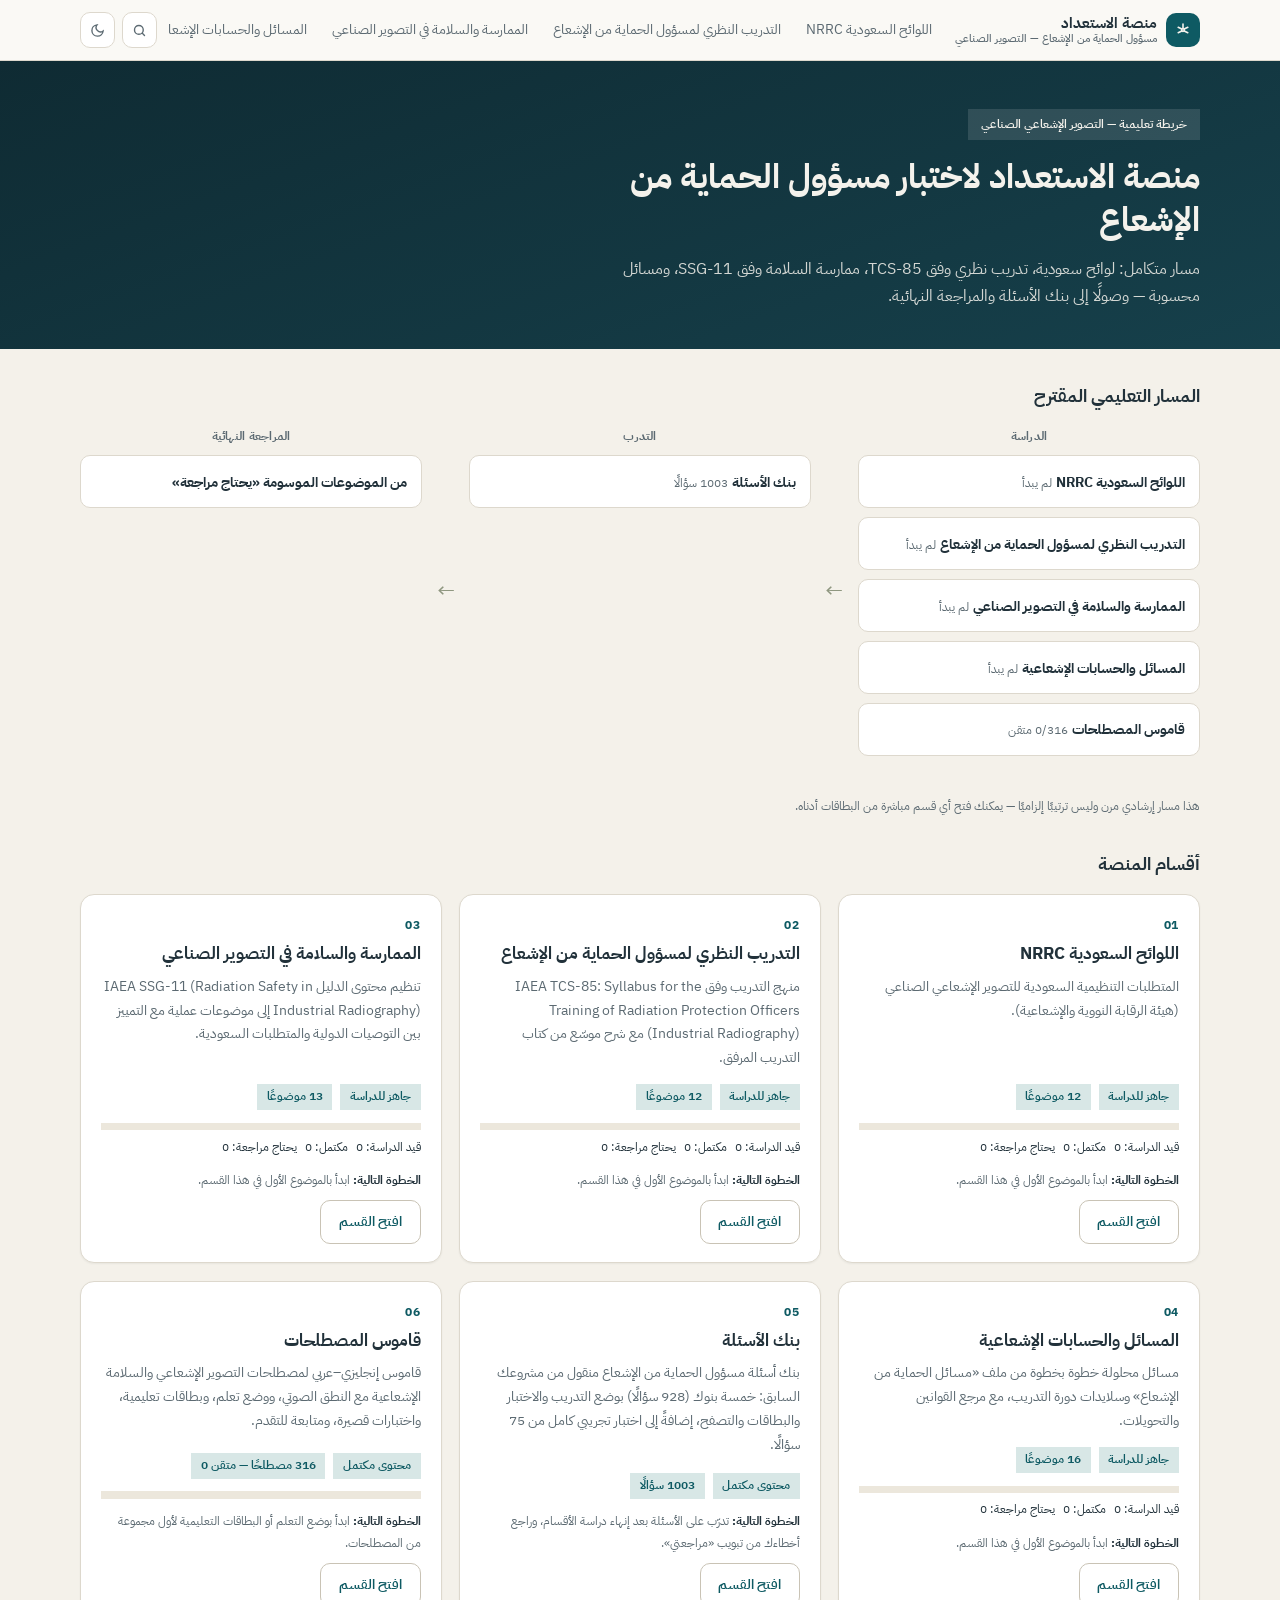
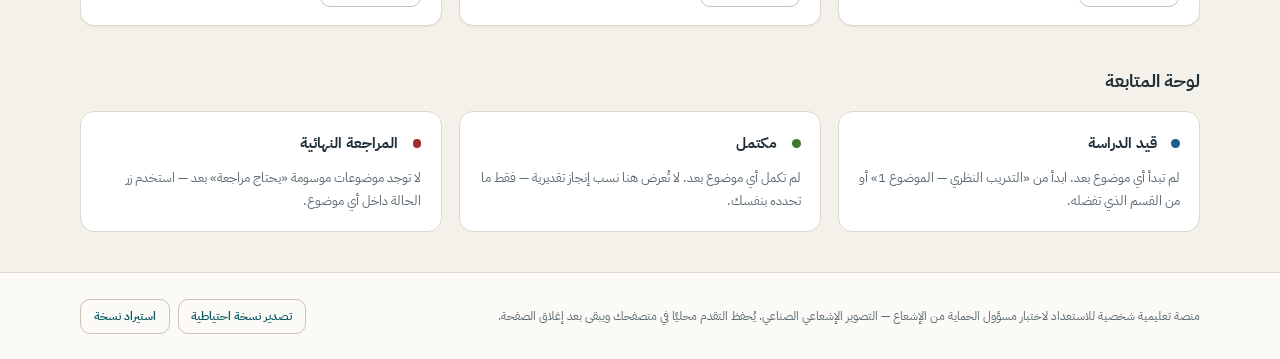
<file: index.html>
<!DOCTYPE html>
<html lang="ar" dir="rtl">
<head>
  <meta charset="UTF-8">
  <meta name="viewport" content="width=device-width, initial-scale=1.0">
  <meta name="description" content="خريطة المنصة التعليمية للاستعداد لاختبار مسؤول الحماية من الإشعاع في التصوير الإشعاعي الصناعي">
  <title>الصفحة الرئيسية — منصة الاستعداد لاختبار مسؤول الحماية من الإشعاع</title>
  <link rel="preconnect" href="https://fonts.googleapis.com">
  <link rel="preconnect" href="https://fonts.gstatic.com" crossorigin>
  <link href="https://fonts.googleapis.com/css2?family=IBM+Plex+Sans+Arabic:wght@400;500;600;700&family=IBM+Plex+Sans:wght@400;500;600&display=swap" rel="stylesheet">
  <link rel="icon" href="data:image/svg+xml,%3Csvg xmlns=%27http://www.w3.org/2000/svg%27 viewBox=%270 0 32 32%27%3E%3Crect width=%2732%27 height=%2732%27 rx=%277%27 fill=%27%230e5a63%27/%3E%3Ccircle cx=%2716%27 cy=%2716%27 r=%273%27 fill=%27%23f4f2ec%27/%3E%3Cpath d=%27M16 12.5V6M13.6 14 8 11M13.6 18 8 21M16 19.5V26M18.4 14 24 11M18.4 18 24 21%27 stroke=%27%23f4f2ec%27 stroke-width=%272.2%27 stroke-linecap=%27round%27/%3E%3C/svg%3E">
  <link rel="stylesheet" href="assets/css/style.css">
</head>
<body>
  <header class="site-header" data-header></header>
  <main data-main></main>
  <footer class="site-footer" data-footer></footer>
  <script src="assets/js/data/core.js"></script>
  <script src="assets/js/data/tcs85.js"></script>
  <script src="assets/js/data/ssg11.js"></script>
  <script src="assets/js/data/calculations.js"></script>
  <script src="assets/js/data/nrrc.js"></script>
  <script src="assets/js/data/qbank.js"></script>
  <script src="assets/js/data/vocab.js"></script>
  <script src="assets/js/safe-store.js"></script>
  <script src="assets/js/progress.js"></script>
  <script src="assets/js/search.js"></script>
  <script src="assets/js/ui.js"></script>
  <script src="assets/js/pages.js"></script>
  <script>boot('home');</script>
<script data-pplx-inline-edit>
(function () {
  if (window === window.top) return;

  const allowedParentOrigins = ["https://www.perplexity.ai","https://perplexity.ai","https://testing.perplexity.ai","https://staging.perplexity.ai","https://*.preview.i.perplexity.ai","http://perplexity.localhost","http://localhost:1420","http://127.0.0.1:1420","http://localhost:3000","http://127.0.0.1:3000","http://localhost:5173","http://127.0.0.1:5173"];
  const MAX_FONT_BYTES = 500 * 1024;
  const MAX_TOTAL_FONT_BYTES = 2 * 1024 * 1024;
  const DEFAULT_LINE_HEIGHT = 16;
  let scrollForwarding = false;
  let scrollRaf = 0;
  let trustedTopOrigin = null;

  // Allow entries like "https://*.preview.i.perplexity.ai" — the wildcard
  // matches a single DNS label (no dots), so "https://*.foo" cannot stretch
  // across multiple labels.
  function matchesAllowedOrigin(origin) {
    if (!origin) return false;
    for (const entry of allowedParentOrigins) {
      if (!entry.includes("*")) {
        if (entry === origin) return true;
        continue;
      }
      const pattern = new RegExp(
        "^" +
          entry.replace(/[.+?^${}()|[\]\\]/g, "\\$&").replace(/\*/g, "[^.]+") +
          "$",
      );
      if (pattern.test(origin)) return true;
    }
    return false;
  }

  // Trust decision: when the sender is same-origin-visible (event.origin is a
  // real origin like https://www.perplexity.ai) we trust event.origin directly.
  // When event.origin is "null" (opaque broker srcdoc), we fall back to the
  // broker's stamped `parentOrigin` to identify the top window. The fallback
  // is claim-only — we rely on the browser's native `targetOrigin` enforcement
  // on the response path (see postToTrustedTop) to ensure replies can't be
  // delivered to anyone but the actual top window of that claimed origin.
  function getTrustedParentOrigin(event) {
    const forwardedParentOrigin =
      typeof event.data.parentOrigin === "string" ? event.data.parentOrigin : null;
    const parentOrigin = event.origin === "null" ? forwardedParentOrigin : event.origin;
    return matchesAllowedOrigin(parentOrigin) ? parentOrigin : null;
  }

  // All responses go to window.top with targetOrigin = the allowlisted origin.
  // An attacker that iframes us inside their own null-origin broker can claim
  // any parentOrigin they like, but the browser will drop the reply whenever
  // the real top's origin doesn't match — so the screenshot never leaves.
  function postToTrustedTop(message) {
    if (!trustedTopOrigin) return;
    try {
      window.top.postMessage(message, trustedTopOrigin);
    } catch (_error) {}
  }

  const PICK_CAPABILITIES = ["pick"];
  const PICK_CHAIN_LENGTH = 4;
  const PICK_MAX_TEXT_CHARS = 120;
  const PICK_MAX_HTML_CHARS = 300;

  function truncate(value, maxChars) {
    return value.length > maxChars ? value.slice(0, maxChars - 1) + "…" : value;
  }

  function isPickableElement(element) {
    return (
      element instanceof Element &&
      element !== document.documentElement &&
      element !== document.body
    );
  }

  function resolvePickTarget(x, y) {
    if (!Number.isFinite(x) || !Number.isFinite(y)) return null;
    const element = document.elementFromPoint(x, y);
    return isPickableElement(element) ? element.closest("svg") || element : null;
  }

  function pickLabel(element) {
    if (element.id) return element.localName + "#" + element.id;
    return [element.localName].concat(Array.from(element.classList).slice(0, 2)).join(".");
  }

  // Only attributes that help find the element in source. data-* values and URL
  // query strings or fragments can carry tokens.
  const PICK_ATTRIBUTES = new Set([
    "id",
    "class",
    "name",
    "type",
    "role",
    "alt",
    "aria-label",
    "href",
    "src",
  ]);

  function pickAttributeValue(attribute) {
    return attribute.name === "href" || attribute.name === "src"
      ? attribute.value.split(/[?#]/)[0]
      : attribute.value;
  }

  function describePickElement(element) {
    const chain = [];
    for (
      let current = element;
      isPickableElement(current) && chain.length < PICK_CHAIN_LENGTH;
      current = current.parentElement
    ) {
      chain.unshift(current);
    }
    const attributes = Array.from(element.attributes)
      .filter((attribute) => PICK_ATTRIBUTES.has(attribute.name))
      .map((attribute) => ` ${attribute.name}="${pickAttributeValue(attribute).replace(/"/g, "&quot;")}"`)
      .join("");
    const text = (element.innerText || element.textContent || "").replace(/\s+/g, " ").trim();
    return {
      chain: chain.map(pickLabel),
      html: truncate(`<${element.localName}${attributes}>`, PICK_MAX_HTML_CHARS),
      text: text ? truncate(text, PICK_MAX_TEXT_CHARS) : undefined,
    };
  }

  // Hover asks once per frame, and innerText on a large section forces layout,
  // so only the rect is re-read while the pointer stays on the same element.
  // Clicks ask for fresh details since the page may have changed the element.
  let lastPick = null;

  function describePickTarget(element, fresh) {
    if (fresh || lastPick?.element !== element) {
      lastPick = { element, details: describePickElement(element) };
    }
    const rect = element.getBoundingClientRect();
    return {
      rect: { x: rect.left, y: rect.top, width: rect.width, height: rect.height },
      ...lastPick.details,
    };
  }

  function inlineAll(original, clone) {
    if (original.nodeType !== 1 || clone.nodeType !== 1) return;

    try {
      const computedStyle = getComputedStyle(original);
      // cssText on a computed style is the serialized declaration in modern
      // Chromium/Safari — a single read beats enumerating ~400 longhand
      // properties. Firefox returns "" here, so we fall back on empty.
      const serialized = computedStyle.cssText;
      if (serialized) {
        clone.style.cssText = serialized;
      } else {
        const parts = new Array(computedStyle.length);
        for (let index = 0; index < computedStyle.length; index += 1) {
          const property = computedStyle[index];
          parts[index] = `${property}:${computedStyle.getPropertyValue(property)};`;
        }
        clone.style.cssText = parts.join("");
      }
    } catch (_error) {}

    const originalChildren = original.children;
    const clonedChildren = clone.children;
    for (
      let index = 0;
      index < originalChildren.length && index < clonedChildren.length;
      index += 1
    ) {
      inlineAll(originalChildren[index], clonedChildren[index]);
    }
  }

  function extractFontUrl(srcValue) {
    const matches = [
      ...srcValue.matchAll(
        /url\(["']?([^"')]+)["']?\)(?:\s*format\(["']?([^"')]+)["']?\))?/gi,
      ),
    ];
    if (matches.length === 0) return null;
    const woff2 = matches.find((m) => m[2] && m[2].toLowerCase().includes("woff2"));
    if (woff2) return woff2[1];
    const woff = matches.find((m) => m[2] && m[2].toLowerCase().includes("woff"));
    if (woff) return woff[1];
    return matches[0][1];
  }

  // Cache resolved font URL -> data URI across captures. Fonts on a page
  // essentially never change, and a batch run emits multiple captures back to
  // back — without this we'd refetch + re-base64 every time.
  const fontDataUriCache = new Map();
  const SRC_DECLARATION_RE = /src\s*:\s*[^;}]+/i;

  async function fetchAsDataUri(url) {
    if (fontDataUriCache.has(url)) return fontDataUriCache.get(url);
    let dataUri = null;
    try {
      const response = await fetch(url, { mode: "cors", credentials: "omit" });
      if (response.ok) {
        const blob = await response.blob();
        if (blob.size <= MAX_FONT_BYTES) {
          dataUri = await new Promise((resolve) => {
            const reader = new FileReader();
            reader.onloadend = () =>
              resolve(typeof reader.result === "string" ? reader.result : null);
            reader.onerror = () => resolve(null);
            reader.readAsDataURL(blob);
          });
        }
      }
    } catch (_error) {
      dataUri = null;
    }
    fontDataUriCache.set(url, dataUri);
    return dataUri;
  }

  function collectFontFaceRuleTexts() {
    const rules = [];
    for (const sheet of document.styleSheets) {
      let cssRules;
      try {
        cssRules = sheet.cssRules;
      } catch (_error) {
        continue;
      }
      if (!cssRules) continue;
      for (const rule of cssRules) {
        const cssText = rule.cssText || "";
        if (cssText.startsWith("@font-face")) rules.push(cssText);
      }
    }
    return rules;
  }

  async function buildInlinedFontCss() {
    const ruleTexts = collectFontFaceRuleTexts();
    if (ruleTexts.length === 0) return null;

    const resolved = ruleTexts.map((cssText) => {
      if (!SRC_DECLARATION_RE.test(cssText)) return null;
      const srcMatch = cssText.match(/src\s*:\s*([^;}]+)[;}]/i);
      if (!srcMatch) return null;
      const url = extractFontUrl(srcMatch[1]);
      if (!url) return null;
      try {
        return { cssText, url: new URL(url, document.baseURI).href };
      } catch (_error) {
        return null;
      }
    });

    const dataUris = await Promise.all(
      resolved.map((entry) => (entry ? fetchAsDataUri(entry.url) : Promise.resolve(null))),
    );

    const inlined = [];
    let totalBytes = 0;
    for (let index = 0; index < resolved.length; index += 1) {
      const entry = resolved[index];
      const dataUri = dataUris[index];
      if (!entry || !dataUri) continue;
      const approxBytes = dataUri.length * 0.75;
      if (totalBytes + approxBytes > MAX_TOTAL_FONT_BYTES) break;
      totalBytes += approxBytes;
      inlined.push(entry.cssText.replace(SRC_DECLARATION_RE, `src: url("${dataUri}")`));
    }
    return inlined.length > 0 ? inlined.join("\n") : null;
  }

  function stripExternal(clone) {
    const images = clone.querySelectorAll("img");
    for (let index = 0; index < images.length; index += 1) {
      const src = images[index].getAttribute("src");
      if (src && !src.startsWith("data:")) images[index].removeAttribute("src");
    }

    const elements = clone.querySelectorAll("*");
    for (let index = 0; index < elements.length; index += 1) {
      const style = elements[index].style.cssText;
      if (style && style.includes("url(")) {
        elements[index].style.cssText = style.replace(
          /url\(["']?(?!data:)[^)"']*["']?\)/gi,
          "none",
        );
      }
    }
  }

  function emitScroll() {
    scrollRaf = 0;
    if (!scrollForwarding) return;
    postToTrustedTop({
      type: "INLINE_EDIT_SCROLL",
      scrollX: window.scrollX,
      scrollY: window.scrollY,
      capabilities: PICK_CAPABILITIES,
    });
  }

  window.addEventListener(
    "scroll",
    function () {
      if (!scrollForwarding || scrollRaf) return;
      scrollRaf = requestAnimationFrame(emitScroll);
    },
    { passive: true, capture: true },
  );

  async function handleCaptureRequest(event) {
    const requestId = event.data.requestId;
    const scrollX = window.scrollX;
    const scrollY = window.scrollY;
    const width = window.innerWidth;
    const height = window.innerHeight;

    function postResult(dataUrl) {
      postToTrustedTop({
        type: "INLINE_EDIT_SCREENSHOT_RESULT",
        requestId,
        dataUrl,
        scrollX,
        scrollY,
      });
    }

    try {
      // Wait for any pending web fonts to resolve so both inline metrics and
      // the @font-face inlining below see the same loaded faces.
      if (document.fonts && document.fonts.ready) {
        try {
          await document.fonts.ready;
        } catch (_error) {}
      }

      const clone = document.documentElement.cloneNode(true);
      inlineAll(document.documentElement, clone);

      const removedNodes = clone.querySelectorAll("script,link[rel=\"stylesheet\"],style");
      for (let index = 0; index < removedNodes.length; index += 1) {
        removedNodes[index].remove();
      }

      stripExternal(clone);

      // Re-embed web fonts as data-URI @font-face rules so the SVG rasterizer
      // can resolve them — external font URLs aren't fetched during
      // foreignObject rendering, which would otherwise force a fallback face
      // and change text metrics.
      const inlinedFontCss = await buildInlinedFontCss();
      if (inlinedFontCss) {
        const styleEl = document.createElement("style");
        styleEl.textContent = inlinedFontCss;
        const head = clone.querySelector("head");
        if (head) head.appendChild(styleEl);
        else clone.insertBefore(styleEl, clone.firstChild);
      }

      const html = new XMLSerializer().serializeToString(clone);
      const svg =
        `<svg xmlns="http://www.w3.org/2000/svg" width="${width}" height="${height}">` +
        '<foreignObject width="100%" height="100%">' +
        `<div xmlns="http://www.w3.org/1999/xhtml" style="width:${width}px;height:${height}px;overflow:hidden">` +
        `<div style="position:relative;left:-${scrollX}px;top:-${scrollY}px">` +
        html +
        "</div></div></foreignObject></svg>";
      const svgUrl = `data:image/svg+xml;charset=utf-8,${encodeURIComponent(svg)}`;
      const image = new Image();
      image.onload = function () {
        const canvas = document.createElement("canvas");
        canvas.width = width;
        canvas.height = height;
        canvas.getContext("2d").drawImage(image, 0, 0);
        postResult(canvas.toDataURL("image/png"));
      };
      image.onerror = function () {
        postResult(null);
      };
      image.src = svgUrl;
    } catch (_error) {
      postResult(null);
    }
  }

  window.addEventListener("message", function (event) {
    if (!event.data) return;
    // Only accept messages from the direct parent frame. Blocks sibling /
    // unrelated-window postMessage senders that could otherwise reach us.
    if (event.source !== window.parent) return;

    const trustedParentOrigin = getTrustedParentOrigin(event);
    if (!trustedParentOrigin) return;
    trustedTopOrigin = trustedParentOrigin;

    if (event.data.type === "INLINE_EDIT_PICK") {
      const element = resolvePickTarget(event.data.x, event.data.y);
      postToTrustedTop({
        type: "INLINE_EDIT_PICK_RESULT",
        seq: event.data.seq,
        target: element ? describePickTarget(element, event.data.fresh === true) : null,
      });
      return;
    }

    if (event.data.type === "INLINE_EDIT_SCROLL_START") {
      scrollForwarding = true;
      emitScroll();
      return;
    }

    if (event.data.type === "INLINE_EDIT_SCROLL_STOP") {
      scrollForwarding = false;
      if (scrollRaf) cancelAnimationFrame(scrollRaf);
      scrollRaf = 0;
      return;
    }

    if (event.data.type === "INLINE_EDIT_SCROLL_BY") {
      const { deltaX, deltaY, deltaMode } = event.data;
      if (!scrollForwarding || !Number.isFinite(deltaX) || !Number.isFinite(deltaY)) return;
      if (deltaMode !== 0 && deltaMode !== 1 && deltaMode !== 2) return;
      const lineHeight =
        parseFloat(getComputedStyle(document.documentElement).lineHeight) || DEFAULT_LINE_HEIGHT;
      const scaleX = deltaMode === 1 ? lineHeight : deltaMode === 2 ? window.innerWidth : 1;
      const scaleY = deltaMode === 1 ? lineHeight : deltaMode === 2 ? window.innerHeight : 1;
      // The selection overlay receives the wheel event instead of this iframe.
      // Instant scrolling preserves trackpad deltas even on smooth-scroll sites.
      window.scrollBy({ left: deltaX * scaleX, top: deltaY * scaleY, behavior: "instant" });
      emitScroll();
      return;
    }

    if (event.data.type !== "INLINE_EDIT_CAPTURE_REQUEST") return;

    handleCaptureRequest(event);
  });
})();


</script></body>
</html>
</file>
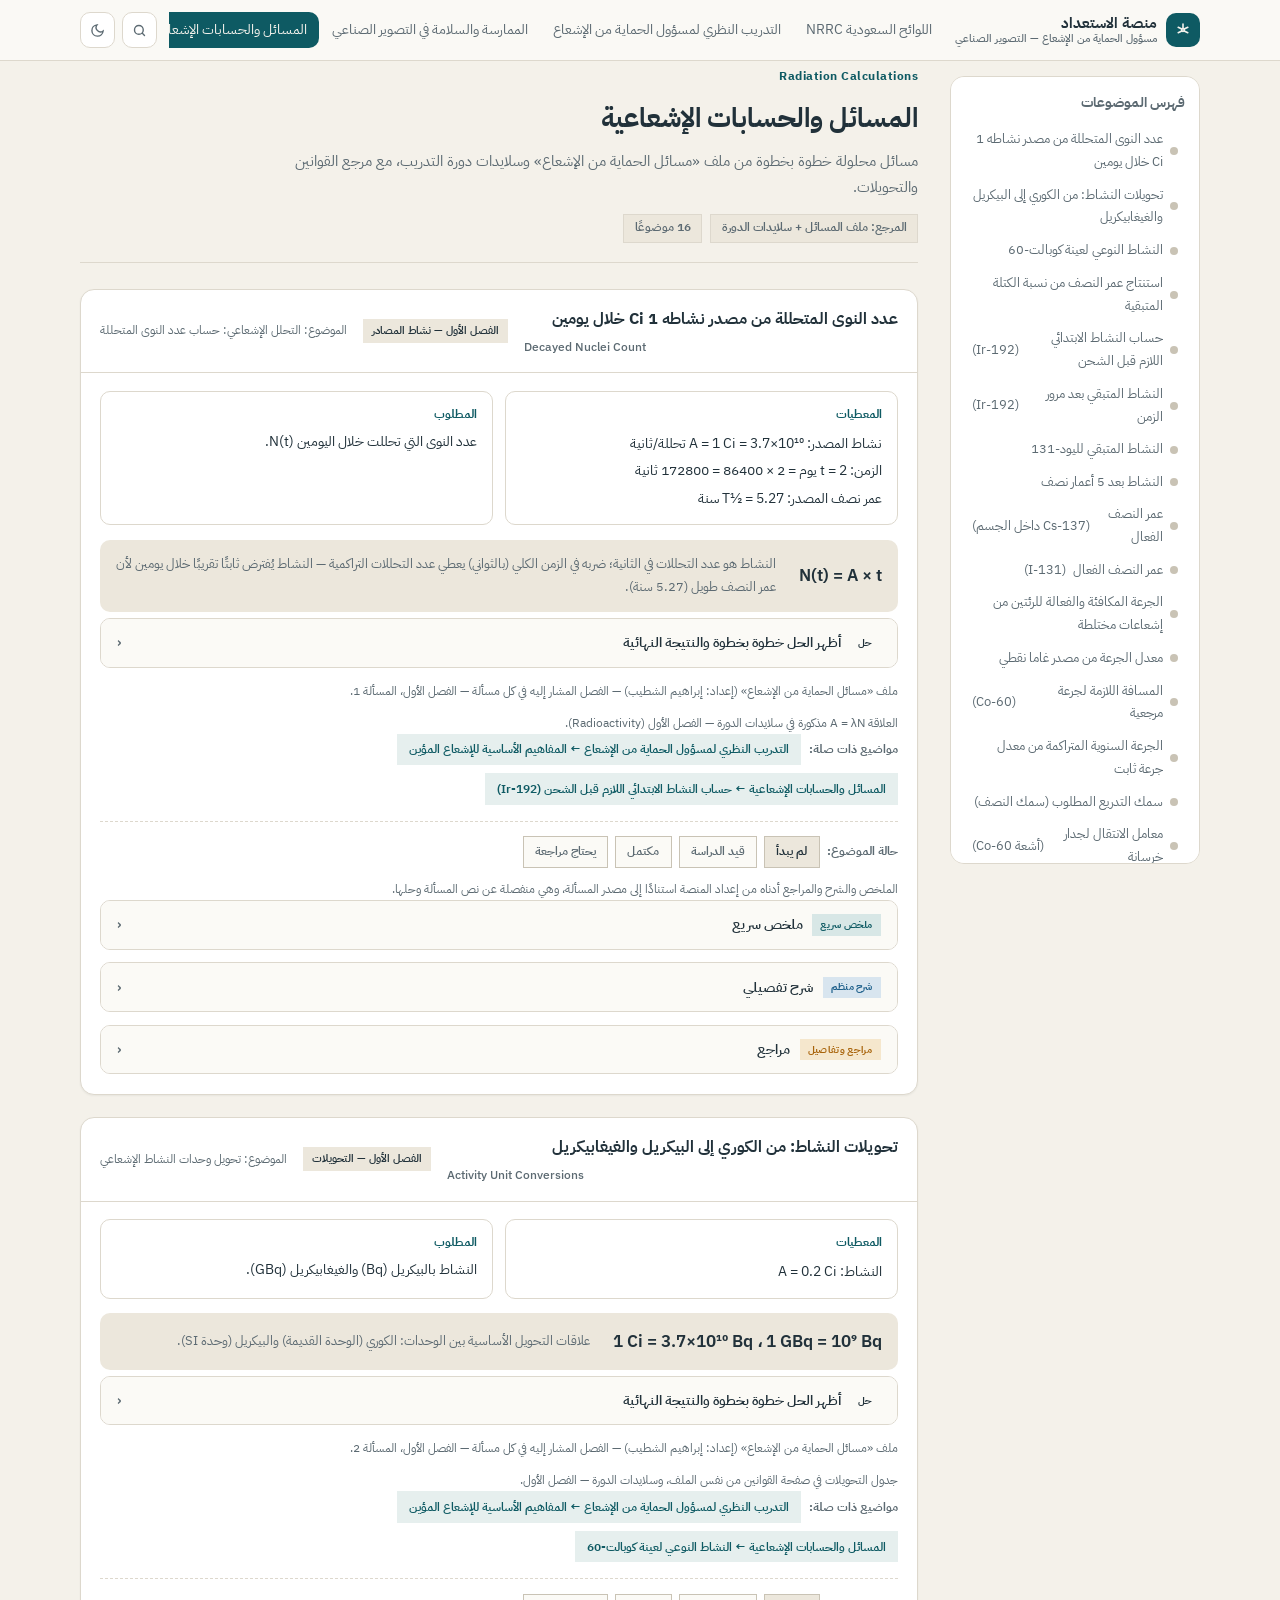
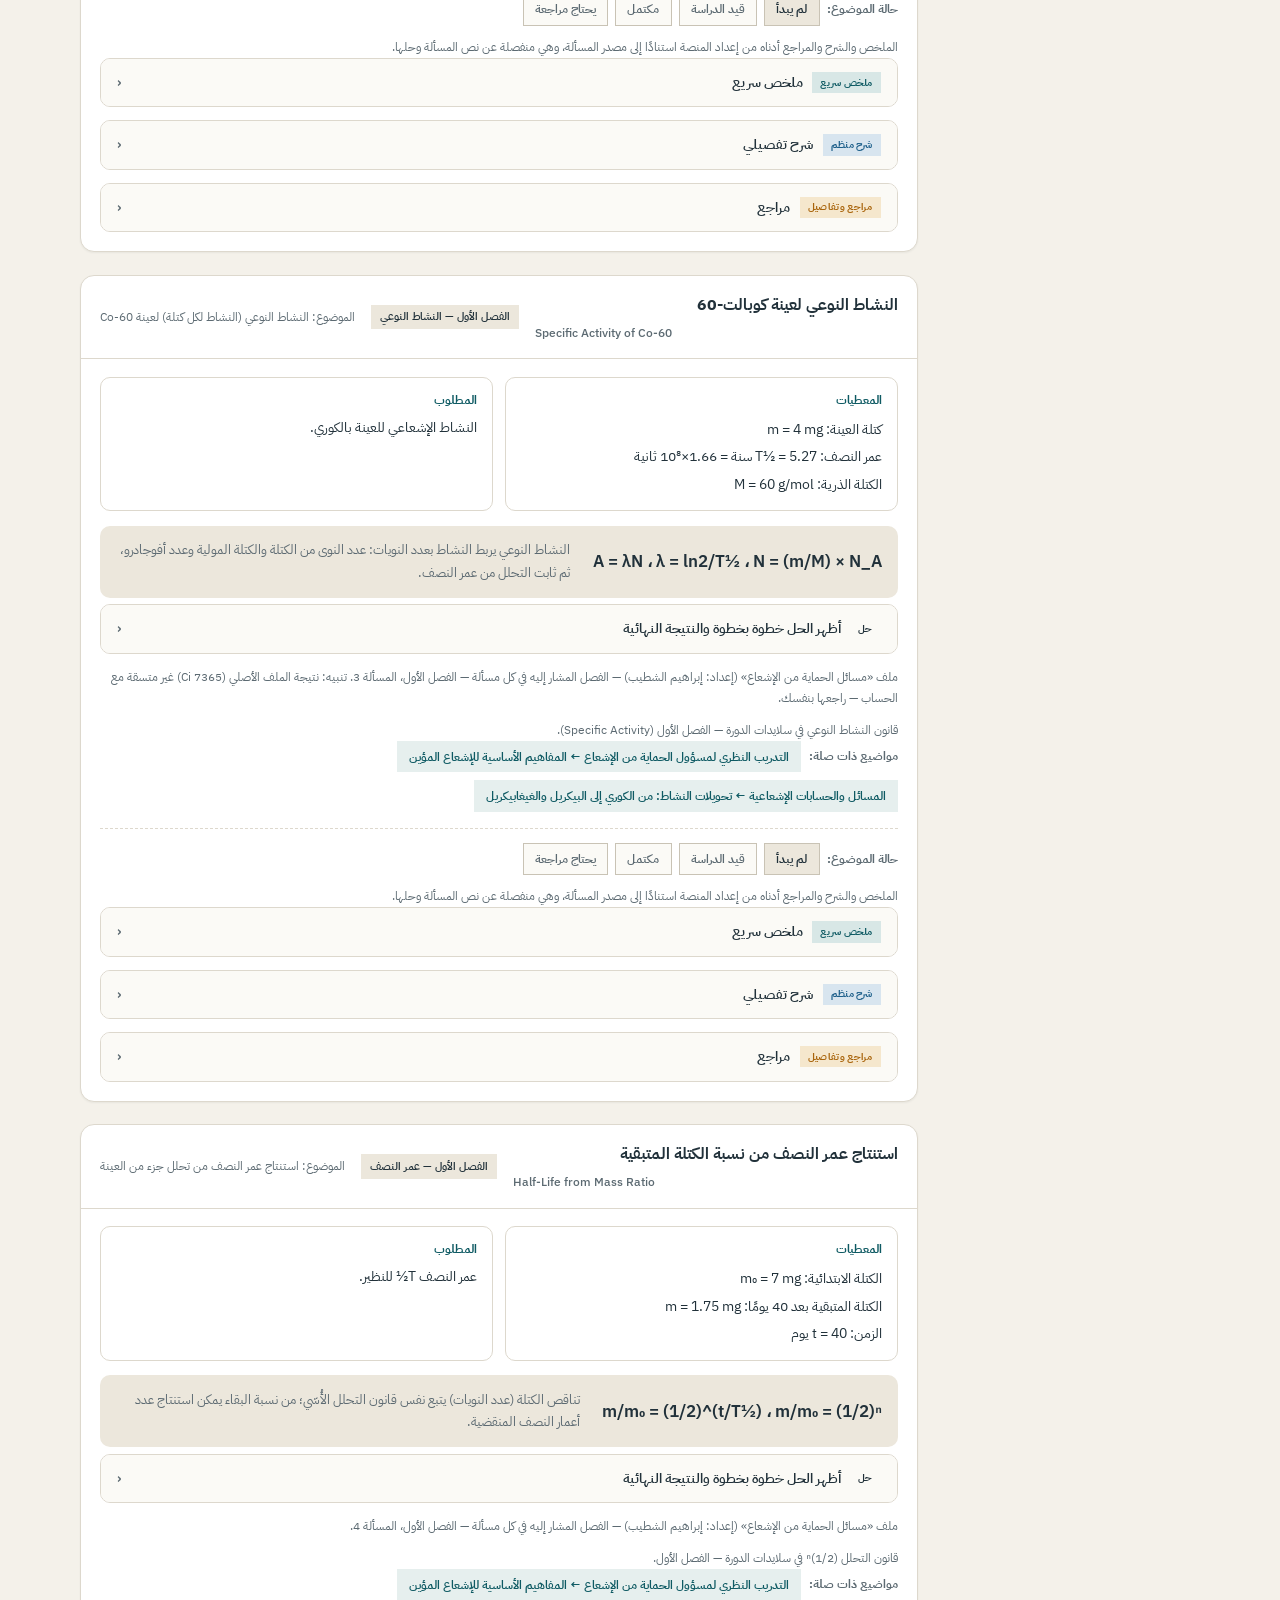
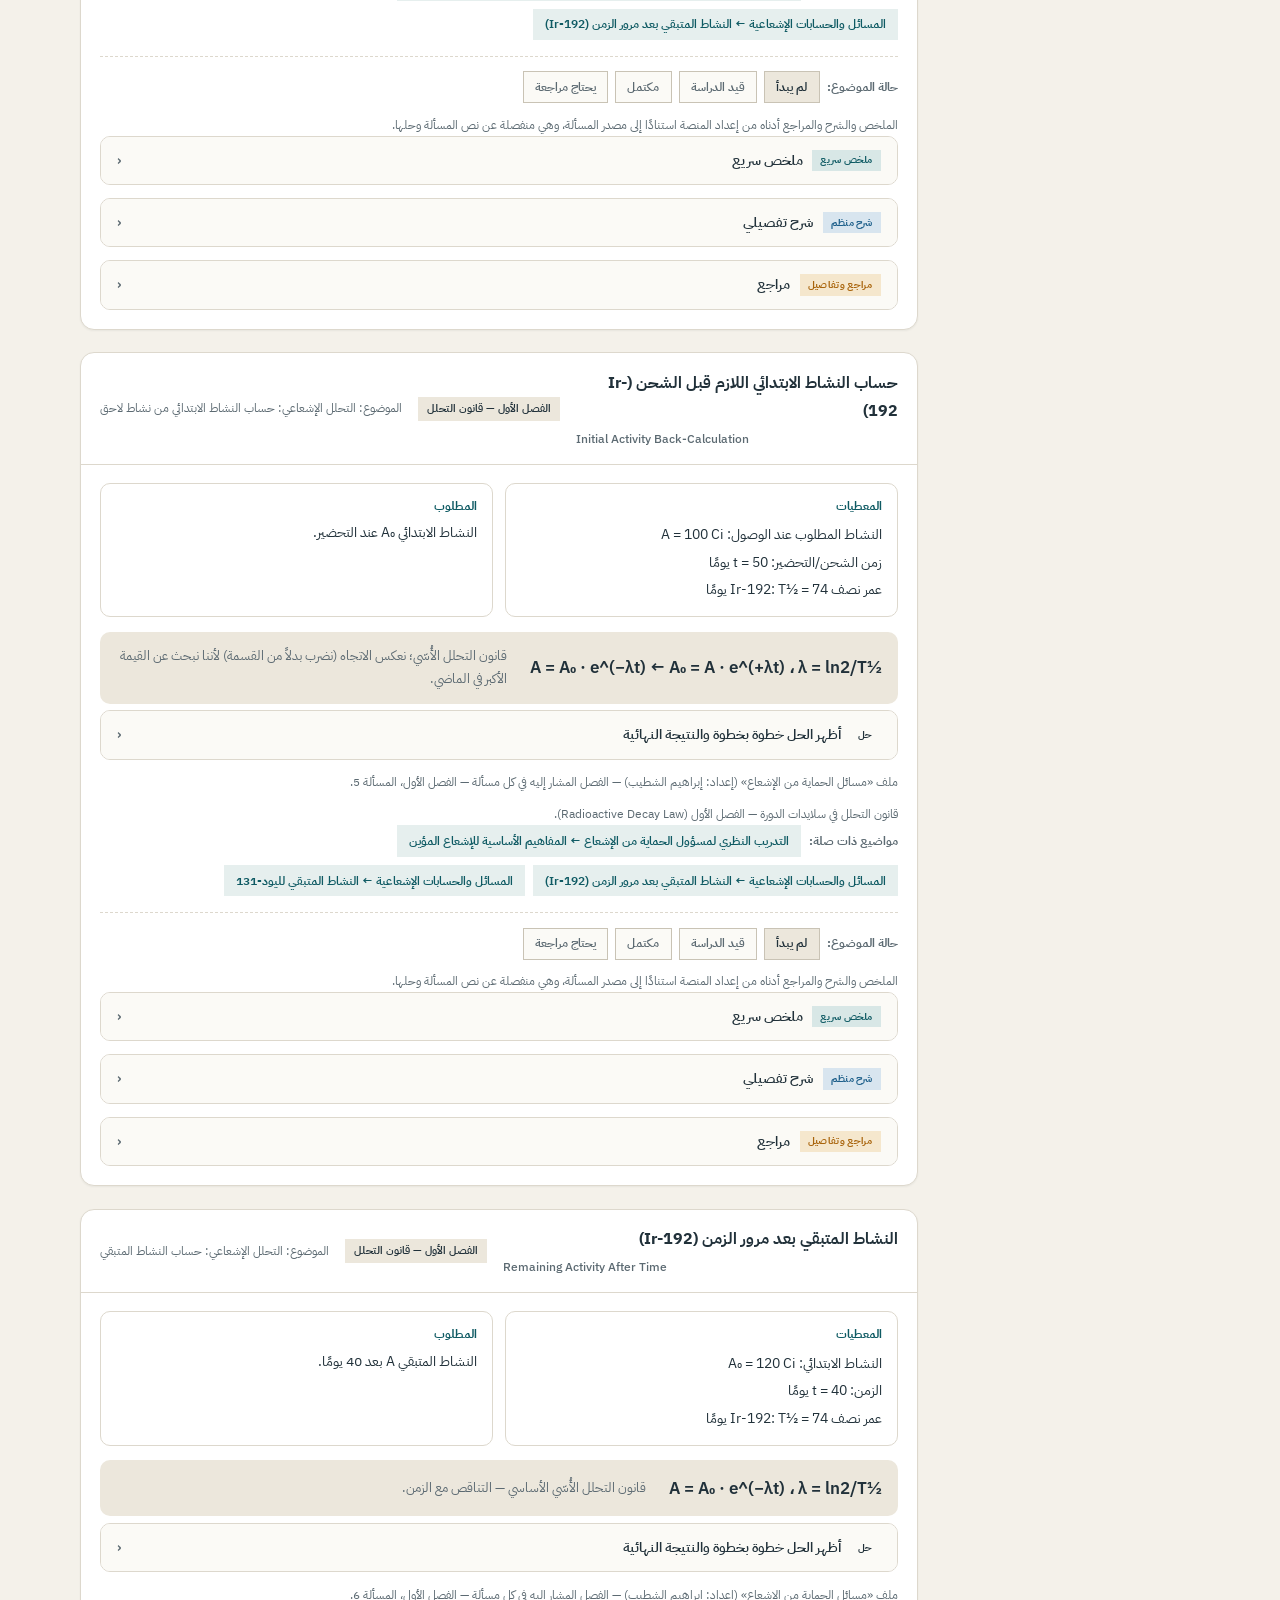
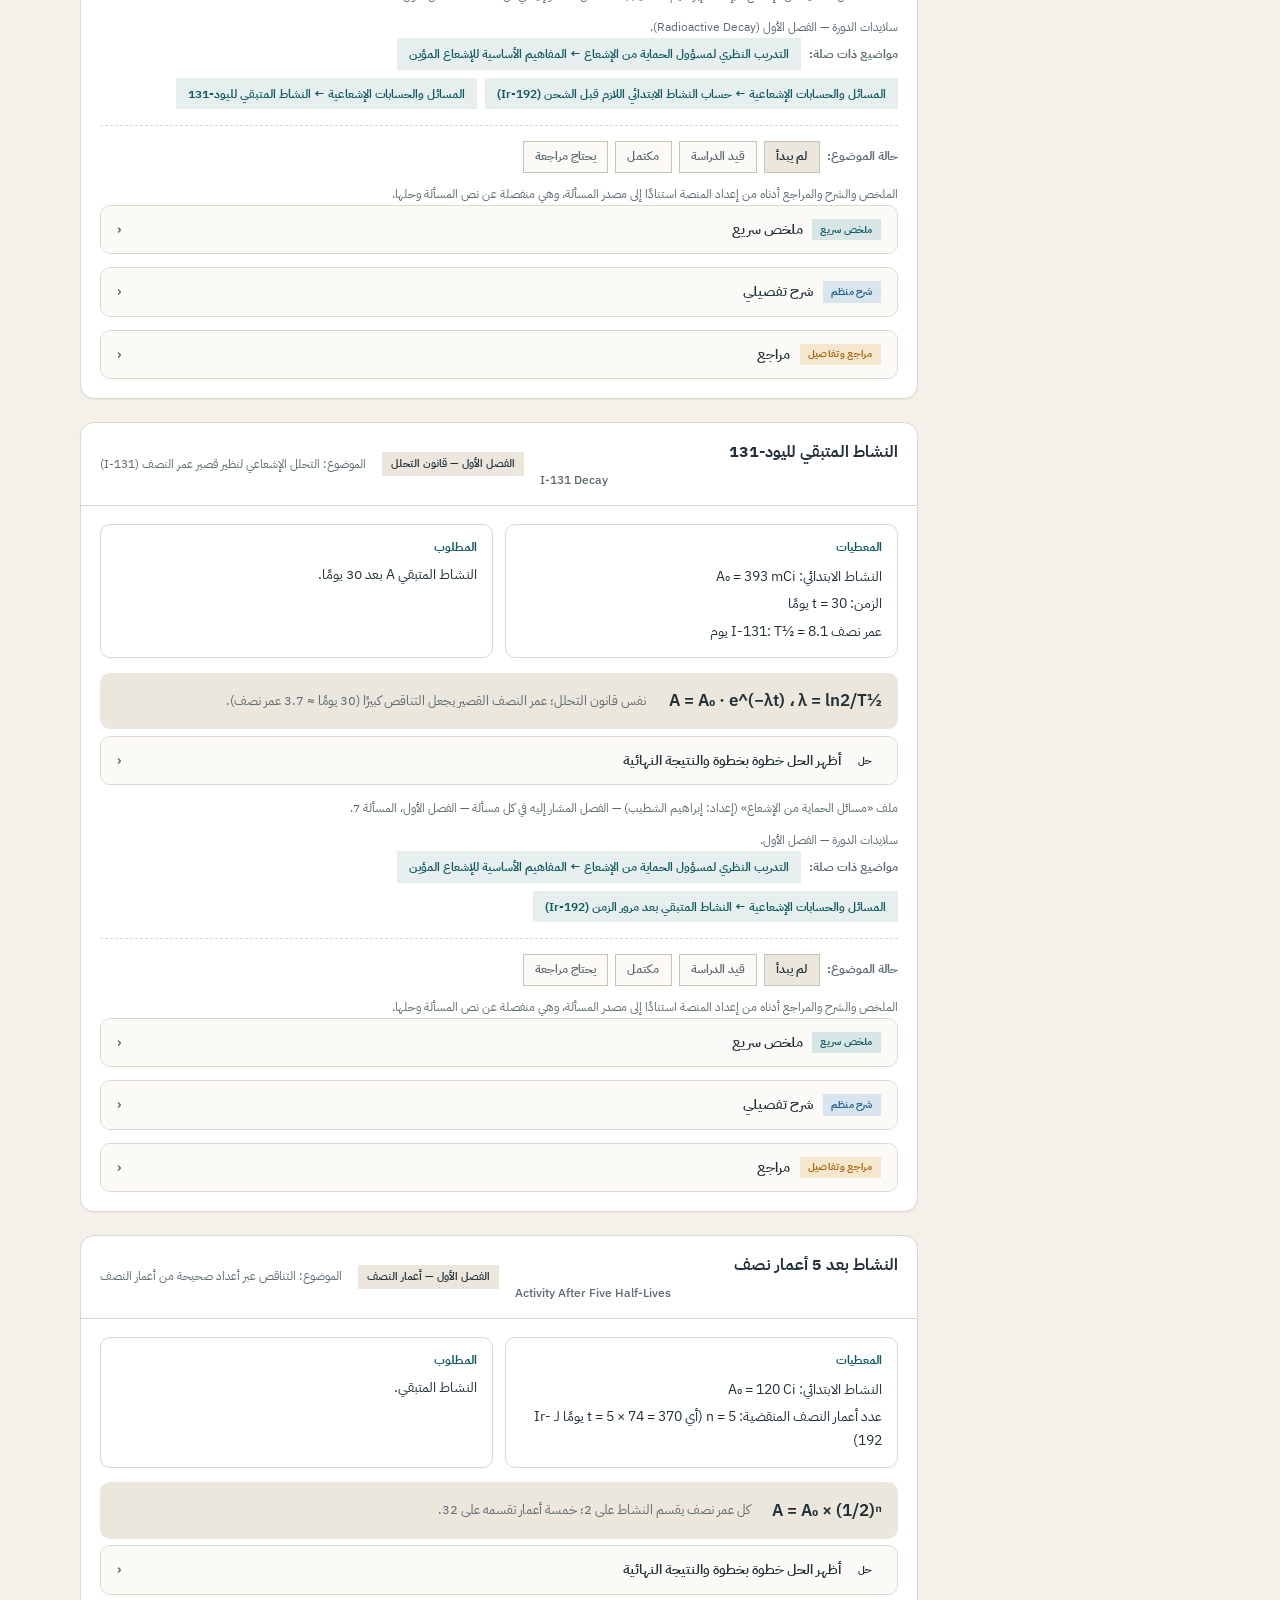
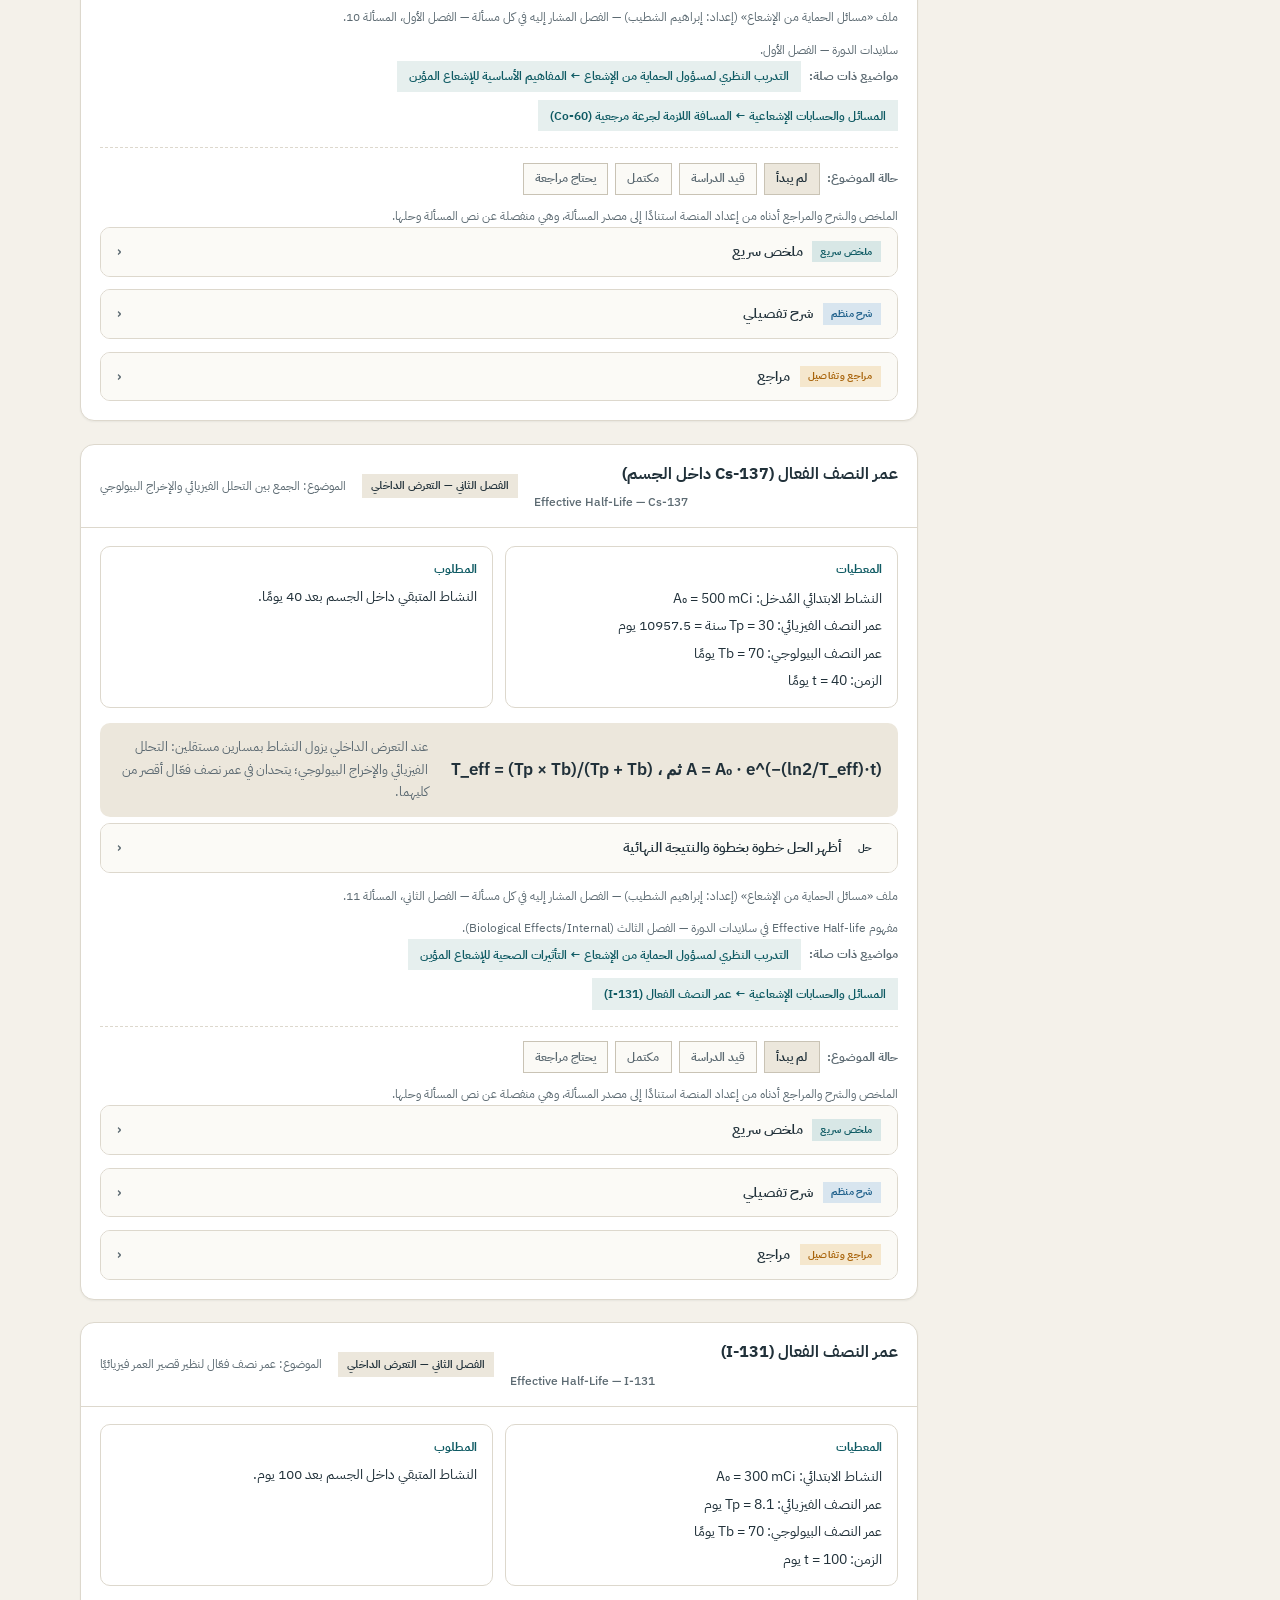
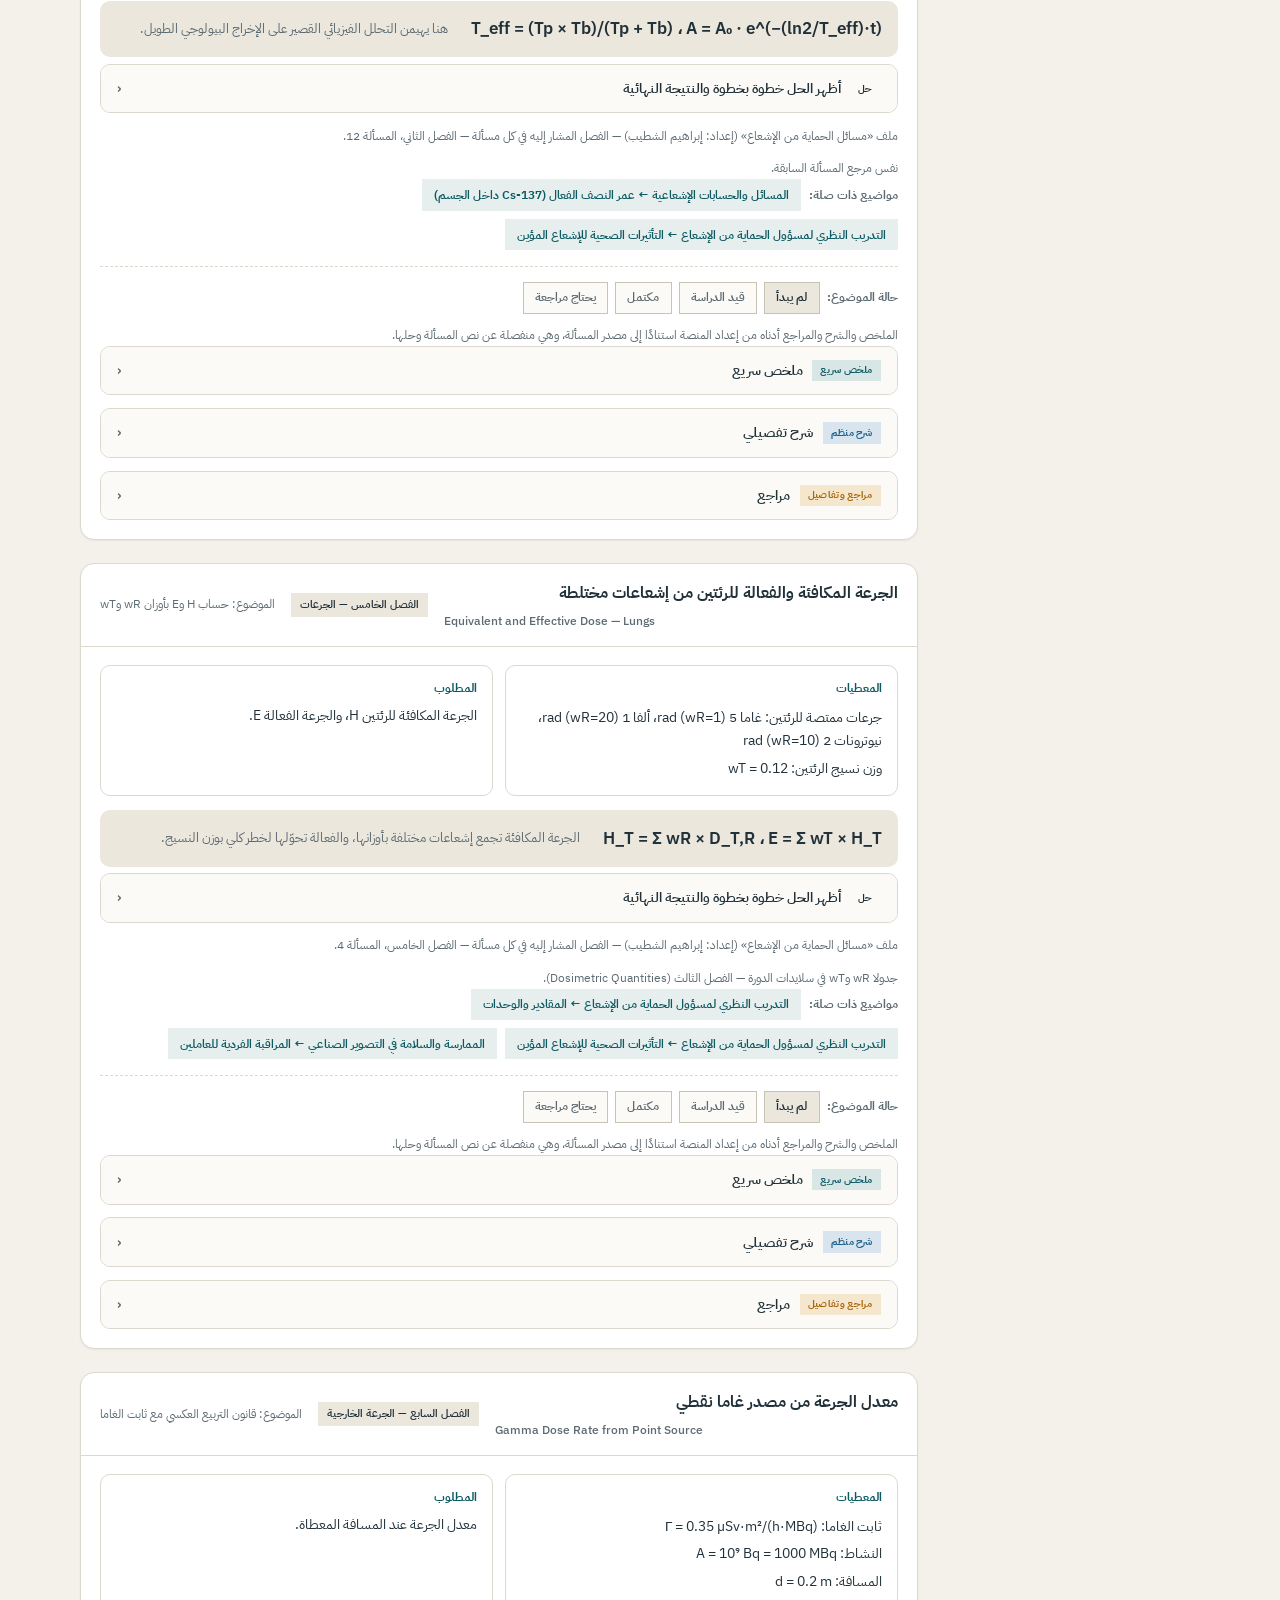
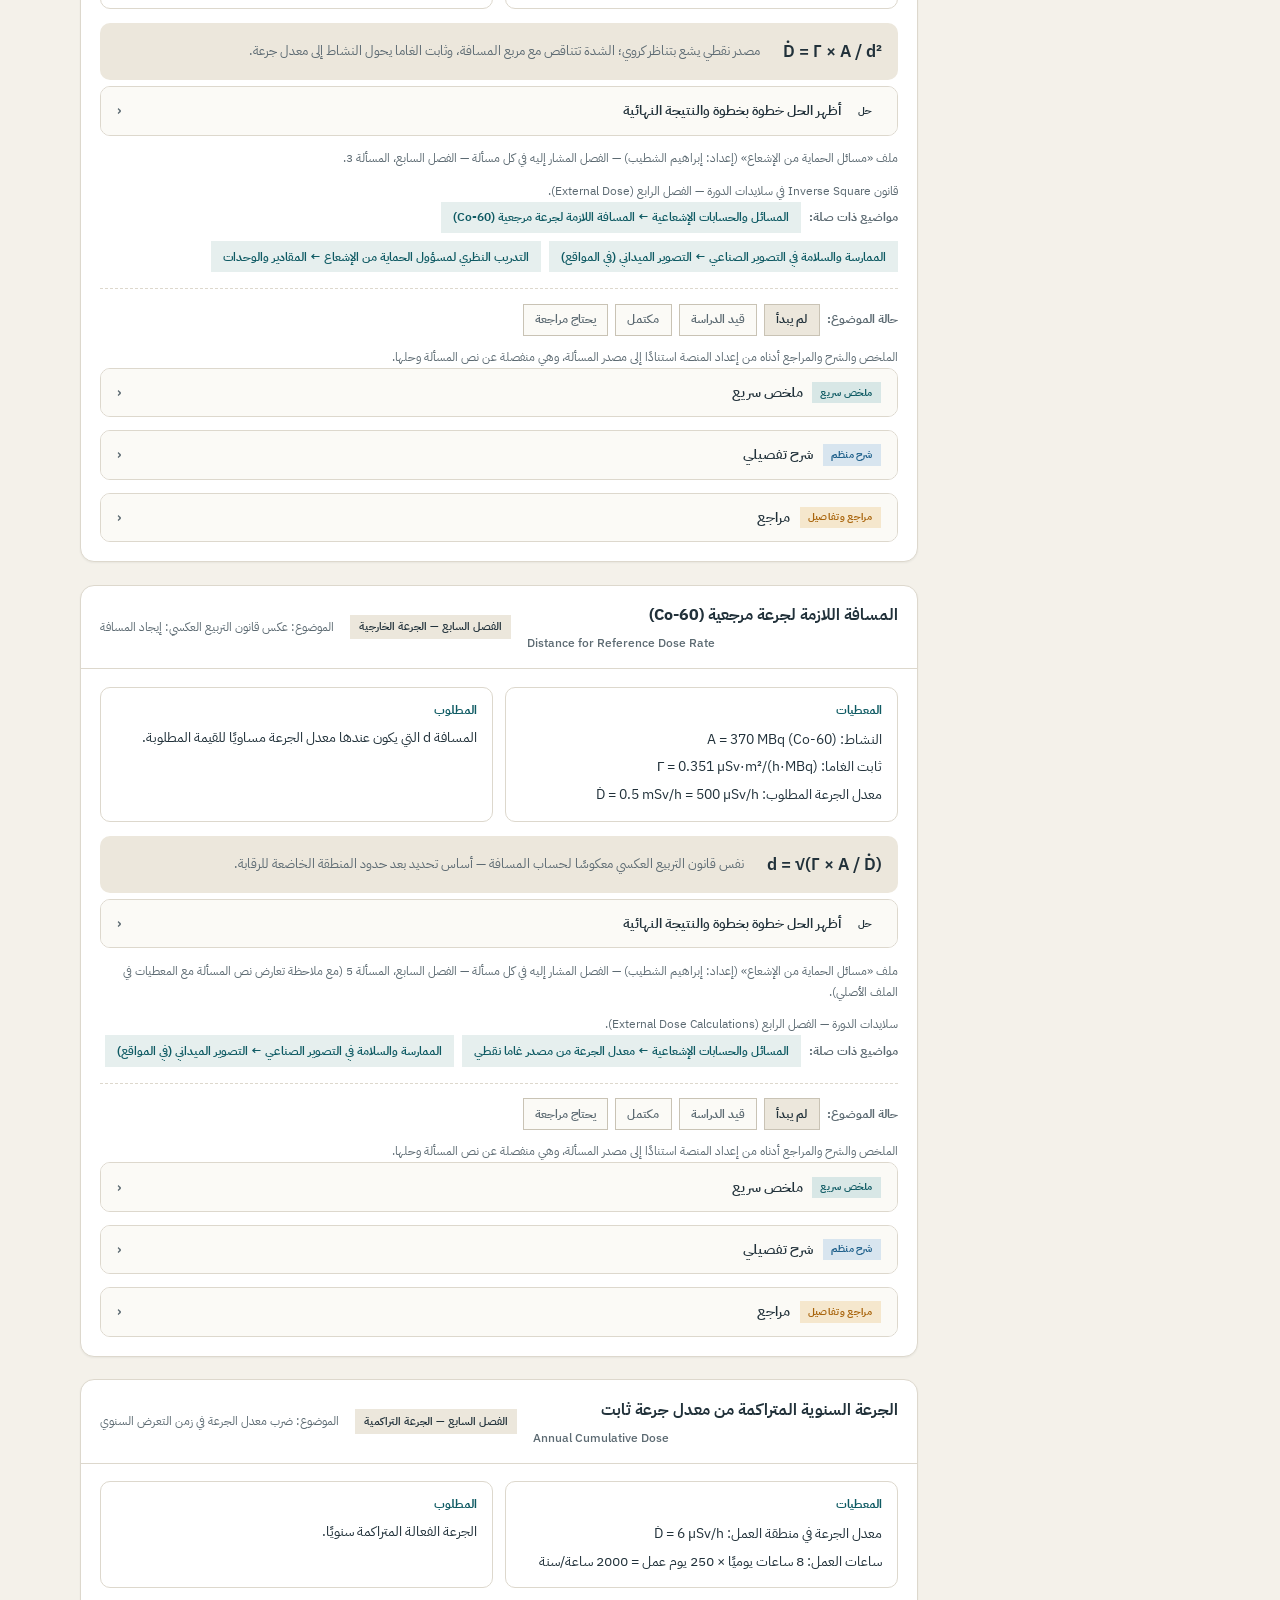
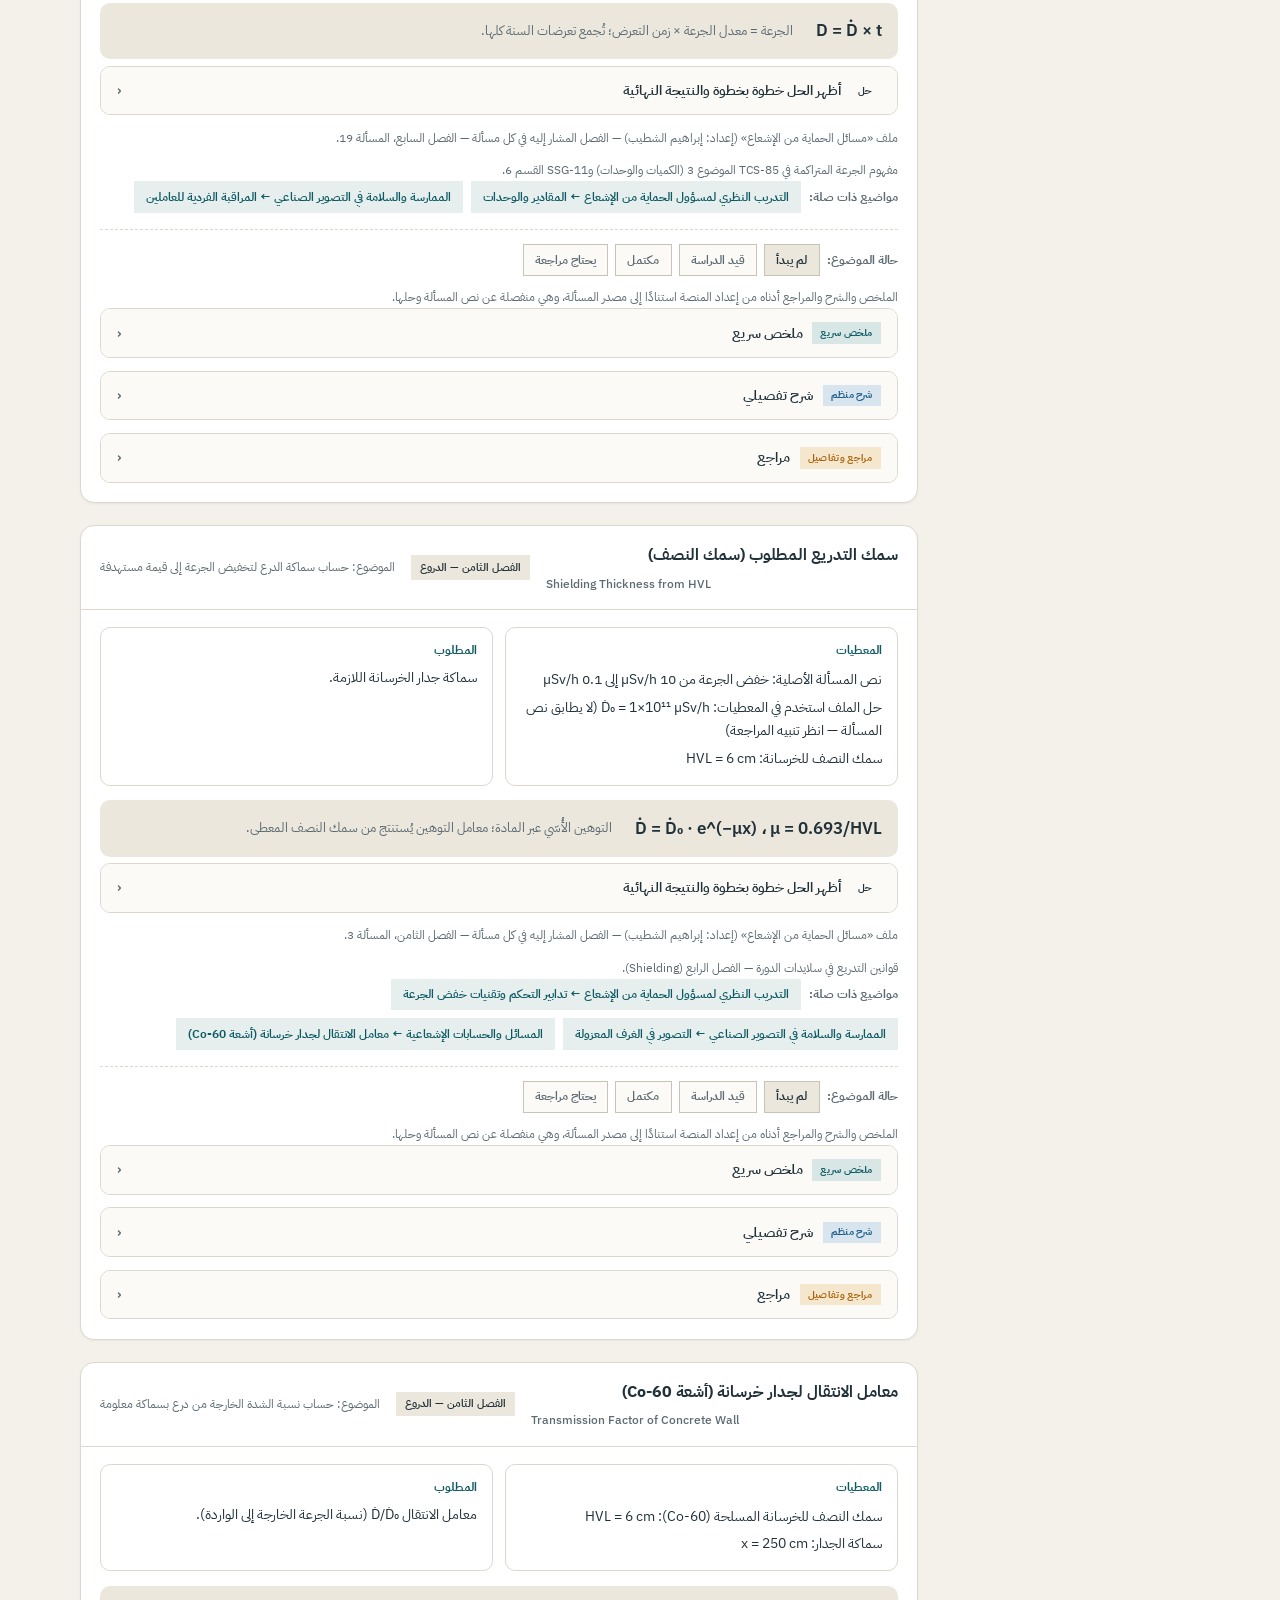
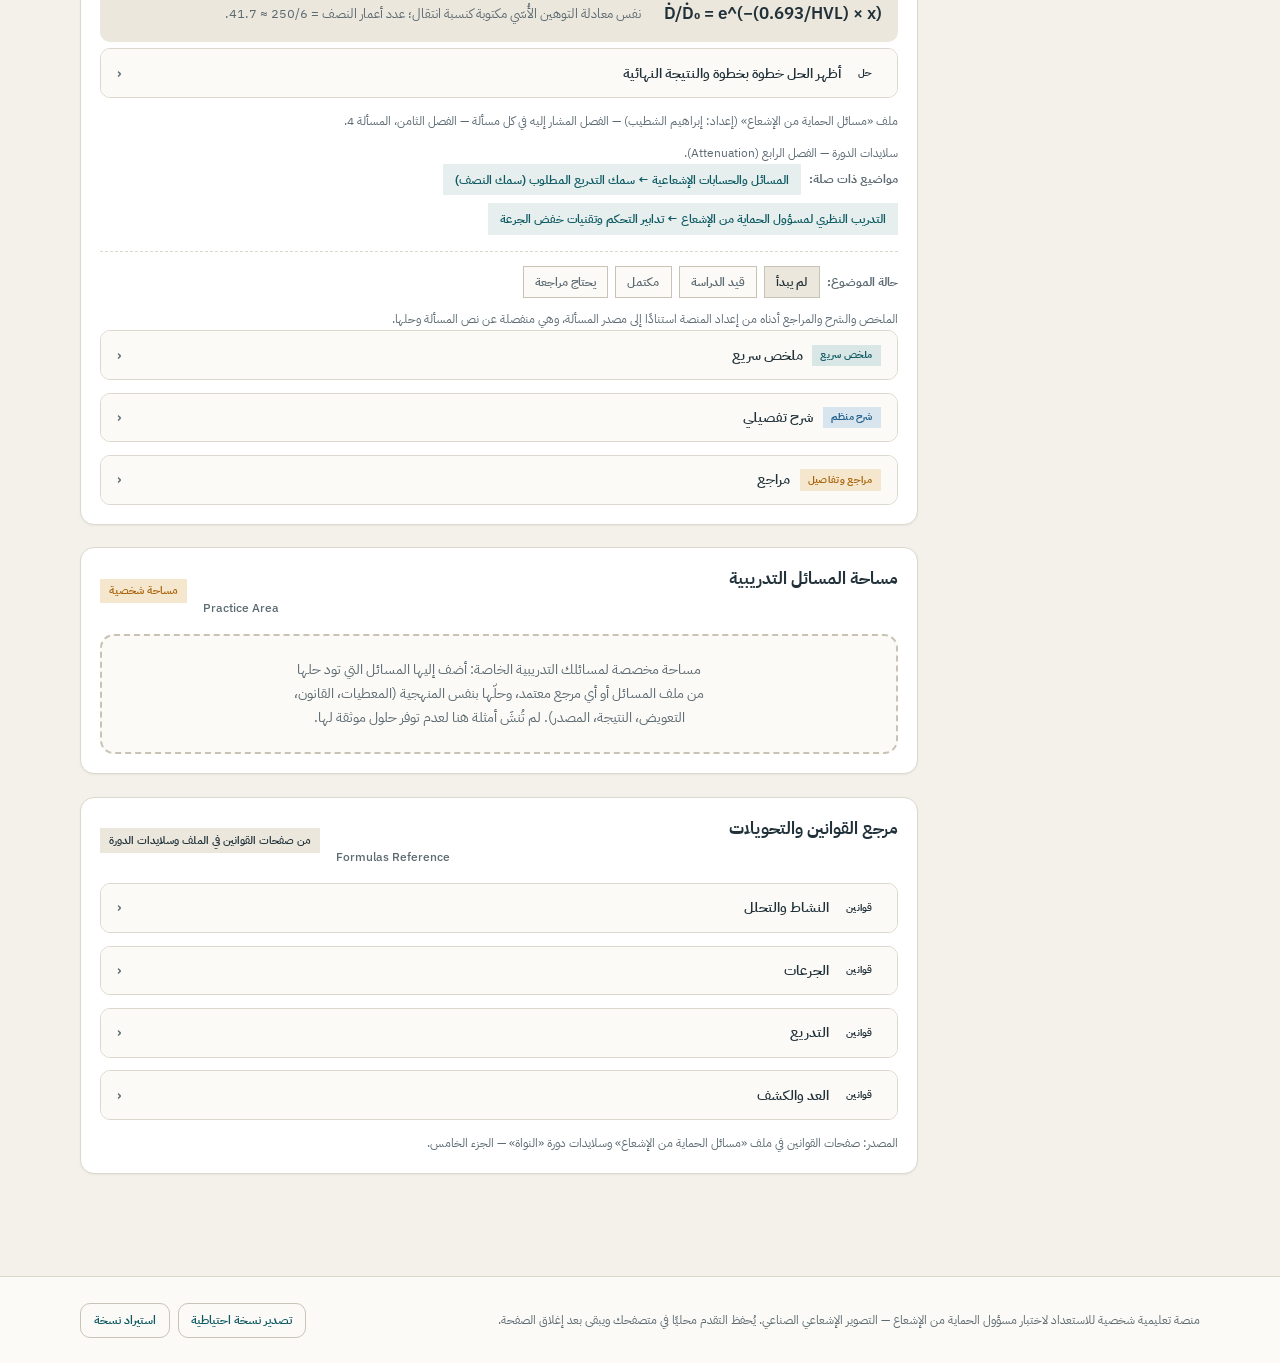
<file: calculations.html>
<!DOCTYPE html>
<html lang="ar" dir="rtl">
<head>
  <meta charset="UTF-8">
  <meta name="viewport" content="width=device-width, initial-scale=1.0">
  <meta name="description" content="المسائل والحسابات الإشعاعية المحلولة خطوة بخطوة">
  <title>المسائل والحسابات — منصة الاستعداد لاختبار مسؤول الحماية من الإشعاع</title>
  <link rel="preconnect" href="https://fonts.googleapis.com">
  <link rel="preconnect" href="https://fonts.gstatic.com" crossorigin>
  <link href="https://fonts.googleapis.com/css2?family=IBM+Plex+Sans+Arabic:wght@400;500;600;700&family=IBM+Plex+Sans:wght@400;500;600&display=swap" rel="stylesheet">
  <link rel="icon" href="data:image/svg+xml,%3Csvg xmlns=%27http://www.w3.org/2000/svg%27 viewBox=%270 0 32 32%27%3E%3Crect width=%2732%27 height=%2732%27 rx=%277%27 fill=%27%230e5a63%27/%3E%3Ccircle cx=%2716%27 cy=%2716%27 r=%273%27 fill=%27%23f4f2ec%27/%3E%3Cpath d=%27M16 12.5V6M13.6 14 8 11M13.6 18 8 21M16 19.5V26M18.4 14 24 11M18.4 18 24 21%27 stroke=%27%23f4f2ec%27 stroke-width=%272.2%27 stroke-linecap=%27round%27/%3E%3C/svg%3E">
  <link rel="stylesheet" href="assets/css/style.css">
</head>
<body>
  <header class="site-header" data-header></header>
  <main data-main></main>
  <footer class="site-footer" data-footer></footer>
  <script src="assets/js/data/core.js"></script>
  <script src="assets/js/data/tcs85.js"></script>
  <script src="assets/js/data/ssg11.js"></script>
  <script src="assets/js/data/calculations.js"></script>
  <script src="assets/js/data/nrrc.js"></script>
  <script src="assets/js/data/qbank.js"></script>
  <script src="assets/js/data/vocab.js"></script>
  <script src="assets/js/safe-store.js"></script>
  <script src="assets/js/progress.js"></script>
  <script src="assets/js/search.js"></script>
  <script src="assets/js/ui.js"></script>
  <script src="assets/js/pages.js"></script>
  <script>boot('calculations');</script>
<script data-pplx-inline-edit>
(function () {
  if (window === window.top) return;

  const allowedParentOrigins = ["https://www.perplexity.ai","https://perplexity.ai","https://testing.perplexity.ai","https://staging.perplexity.ai","https://*.preview.i.perplexity.ai","http://perplexity.localhost","http://localhost:1420","http://127.0.0.1:1420","http://localhost:3000","http://127.0.0.1:3000","http://localhost:5173","http://127.0.0.1:5173"];
  const MAX_FONT_BYTES = 500 * 1024;
  const MAX_TOTAL_FONT_BYTES = 2 * 1024 * 1024;
  const DEFAULT_LINE_HEIGHT = 16;
  let scrollForwarding = false;
  let scrollRaf = 0;
  let trustedTopOrigin = null;

  // Allow entries like "https://*.preview.i.perplexity.ai" — the wildcard
  // matches a single DNS label (no dots), so "https://*.foo" cannot stretch
  // across multiple labels.
  function matchesAllowedOrigin(origin) {
    if (!origin) return false;
    for (const entry of allowedParentOrigins) {
      if (!entry.includes("*")) {
        if (entry === origin) return true;
        continue;
      }
      const pattern = new RegExp(
        "^" +
          entry.replace(/[.+?^${}()|[\]\\]/g, "\\$&").replace(/\*/g, "[^.]+") +
          "$",
      );
      if (pattern.test(origin)) return true;
    }
    return false;
  }

  // Trust decision: when the sender is same-origin-visible (event.origin is a
  // real origin like https://www.perplexity.ai) we trust event.origin directly.
  // When event.origin is "null" (opaque broker srcdoc), we fall back to the
  // broker's stamped `parentOrigin` to identify the top window. The fallback
  // is claim-only — we rely on the browser's native `targetOrigin` enforcement
  // on the response path (see postToTrustedTop) to ensure replies can't be
  // delivered to anyone but the actual top window of that claimed origin.
  function getTrustedParentOrigin(event) {
    const forwardedParentOrigin =
      typeof event.data.parentOrigin === "string" ? event.data.parentOrigin : null;
    const parentOrigin = event.origin === "null" ? forwardedParentOrigin : event.origin;
    return matchesAllowedOrigin(parentOrigin) ? parentOrigin : null;
  }

  // All responses go to window.top with targetOrigin = the allowlisted origin.
  // An attacker that iframes us inside their own null-origin broker can claim
  // any parentOrigin they like, but the browser will drop the reply whenever
  // the real top's origin doesn't match — so the screenshot never leaves.
  function postToTrustedTop(message) {
    if (!trustedTopOrigin) return;
    try {
      window.top.postMessage(message, trustedTopOrigin);
    } catch (_error) {}
  }

  const PICK_CAPABILITIES = ["pick"];
  const PICK_CHAIN_LENGTH = 4;
  const PICK_MAX_TEXT_CHARS = 120;
  const PICK_MAX_HTML_CHARS = 300;

  function truncate(value, maxChars) {
    return value.length > maxChars ? value.slice(0, maxChars - 1) + "…" : value;
  }

  function isPickableElement(element) {
    return (
      element instanceof Element &&
      element !== document.documentElement &&
      element !== document.body
    );
  }

  function resolvePickTarget(x, y) {
    if (!Number.isFinite(x) || !Number.isFinite(y)) return null;
    const element = document.elementFromPoint(x, y);
    return isPickableElement(element) ? element.closest("svg") || element : null;
  }

  function pickLabel(element) {
    if (element.id) return element.localName + "#" + element.id;
    return [element.localName].concat(Array.from(element.classList).slice(0, 2)).join(".");
  }

  // Only attributes that help find the element in source. data-* values and URL
  // query strings or fragments can carry tokens.
  const PICK_ATTRIBUTES = new Set([
    "id",
    "class",
    "name",
    "type",
    "role",
    "alt",
    "aria-label",
    "href",
    "src",
  ]);

  function pickAttributeValue(attribute) {
    return attribute.name === "href" || attribute.name === "src"
      ? attribute.value.split(/[?#]/)[0]
      : attribute.value;
  }

  function describePickElement(element) {
    const chain = [];
    for (
      let current = element;
      isPickableElement(current) && chain.length < PICK_CHAIN_LENGTH;
      current = current.parentElement
    ) {
      chain.unshift(current);
    }
    const attributes = Array.from(element.attributes)
      .filter((attribute) => PICK_ATTRIBUTES.has(attribute.name))
      .map((attribute) => ` ${attribute.name}="${pickAttributeValue(attribute).replace(/"/g, "&quot;")}"`)
      .join("");
    const text = (element.innerText || element.textContent || "").replace(/\s+/g, " ").trim();
    return {
      chain: chain.map(pickLabel),
      html: truncate(`<${element.localName}${attributes}>`, PICK_MAX_HTML_CHARS),
      text: text ? truncate(text, PICK_MAX_TEXT_CHARS) : undefined,
    };
  }

  // Hover asks once per frame, and innerText on a large section forces layout,
  // so only the rect is re-read while the pointer stays on the same element.
  // Clicks ask for fresh details since the page may have changed the element.
  let lastPick = null;

  function describePickTarget(element, fresh) {
    if (fresh || lastPick?.element !== element) {
      lastPick = { element, details: describePickElement(element) };
    }
    const rect = element.getBoundingClientRect();
    return {
      rect: { x: rect.left, y: rect.top, width: rect.width, height: rect.height },
      ...lastPick.details,
    };
  }

  function inlineAll(original, clone) {
    if (original.nodeType !== 1 || clone.nodeType !== 1) return;

    try {
      const computedStyle = getComputedStyle(original);
      // cssText on a computed style is the serialized declaration in modern
      // Chromium/Safari — a single read beats enumerating ~400 longhand
      // properties. Firefox returns "" here, so we fall back on empty.
      const serialized = computedStyle.cssText;
      if (serialized) {
        clone.style.cssText = serialized;
      } else {
        const parts = new Array(computedStyle.length);
        for (let index = 0; index < computedStyle.length; index += 1) {
          const property = computedStyle[index];
          parts[index] = `${property}:${computedStyle.getPropertyValue(property)};`;
        }
        clone.style.cssText = parts.join("");
      }
    } catch (_error) {}

    const originalChildren = original.children;
    const clonedChildren = clone.children;
    for (
      let index = 0;
      index < originalChildren.length && index < clonedChildren.length;
      index += 1
    ) {
      inlineAll(originalChildren[index], clonedChildren[index]);
    }
  }

  function extractFontUrl(srcValue) {
    const matches = [
      ...srcValue.matchAll(
        /url\(["']?([^"')]+)["']?\)(?:\s*format\(["']?([^"')]+)["']?\))?/gi,
      ),
    ];
    if (matches.length === 0) return null;
    const woff2 = matches.find((m) => m[2] && m[2].toLowerCase().includes("woff2"));
    if (woff2) return woff2[1];
    const woff = matches.find((m) => m[2] && m[2].toLowerCase().includes("woff"));
    if (woff) return woff[1];
    return matches[0][1];
  }

  // Cache resolved font URL -> data URI across captures. Fonts on a page
  // essentially never change, and a batch run emits multiple captures back to
  // back — without this we'd refetch + re-base64 every time.
  const fontDataUriCache = new Map();
  const SRC_DECLARATION_RE = /src\s*:\s*[^;}]+/i;

  async function fetchAsDataUri(url) {
    if (fontDataUriCache.has(url)) return fontDataUriCache.get(url);
    let dataUri = null;
    try {
      const response = await fetch(url, { mode: "cors", credentials: "omit" });
      if (response.ok) {
        const blob = await response.blob();
        if (blob.size <= MAX_FONT_BYTES) {
          dataUri = await new Promise((resolve) => {
            const reader = new FileReader();
            reader.onloadend = () =>
              resolve(typeof reader.result === "string" ? reader.result : null);
            reader.onerror = () => resolve(null);
            reader.readAsDataURL(blob);
          });
        }
      }
    } catch (_error) {
      dataUri = null;
    }
    fontDataUriCache.set(url, dataUri);
    return dataUri;
  }

  function collectFontFaceRuleTexts() {
    const rules = [];
    for (const sheet of document.styleSheets) {
      let cssRules;
      try {
        cssRules = sheet.cssRules;
      } catch (_error) {
        continue;
      }
      if (!cssRules) continue;
      for (const rule of cssRules) {
        const cssText = rule.cssText || "";
        if (cssText.startsWith("@font-face")) rules.push(cssText);
      }
    }
    return rules;
  }

  async function buildInlinedFontCss() {
    const ruleTexts = collectFontFaceRuleTexts();
    if (ruleTexts.length === 0) return null;

    const resolved = ruleTexts.map((cssText) => {
      if (!SRC_DECLARATION_RE.test(cssText)) return null;
      const srcMatch = cssText.match(/src\s*:\s*([^;}]+)[;}]/i);
      if (!srcMatch) return null;
      const url = extractFontUrl(srcMatch[1]);
      if (!url) return null;
      try {
        return { cssText, url: new URL(url, document.baseURI).href };
      } catch (_error) {
        return null;
      }
    });

    const dataUris = await Promise.all(
      resolved.map((entry) => (entry ? fetchAsDataUri(entry.url) : Promise.resolve(null))),
    );

    const inlined = [];
    let totalBytes = 0;
    for (let index = 0; index < resolved.length; index += 1) {
      const entry = resolved[index];
      const dataUri = dataUris[index];
      if (!entry || !dataUri) continue;
      const approxBytes = dataUri.length * 0.75;
      if (totalBytes + approxBytes > MAX_TOTAL_FONT_BYTES) break;
      totalBytes += approxBytes;
      inlined.push(entry.cssText.replace(SRC_DECLARATION_RE, `src: url("${dataUri}")`));
    }
    return inlined.length > 0 ? inlined.join("\n") : null;
  }

  function stripExternal(clone) {
    const images = clone.querySelectorAll("img");
    for (let index = 0; index < images.length; index += 1) {
      const src = images[index].getAttribute("src");
      if (src && !src.startsWith("data:")) images[index].removeAttribute("src");
    }

    const elements = clone.querySelectorAll("*");
    for (let index = 0; index < elements.length; index += 1) {
      const style = elements[index].style.cssText;
      if (style && style.includes("url(")) {
        elements[index].style.cssText = style.replace(
          /url\(["']?(?!data:)[^)"']*["']?\)/gi,
          "none",
        );
      }
    }
  }

  function emitScroll() {
    scrollRaf = 0;
    if (!scrollForwarding) return;
    postToTrustedTop({
      type: "INLINE_EDIT_SCROLL",
      scrollX: window.scrollX,
      scrollY: window.scrollY,
      capabilities: PICK_CAPABILITIES,
    });
  }

  window.addEventListener(
    "scroll",
    function () {
      if (!scrollForwarding || scrollRaf) return;
      scrollRaf = requestAnimationFrame(emitScroll);
    },
    { passive: true, capture: true },
  );

  async function handleCaptureRequest(event) {
    const requestId = event.data.requestId;
    const scrollX = window.scrollX;
    const scrollY = window.scrollY;
    const width = window.innerWidth;
    const height = window.innerHeight;

    function postResult(dataUrl) {
      postToTrustedTop({
        type: "INLINE_EDIT_SCREENSHOT_RESULT",
        requestId,
        dataUrl,
        scrollX,
        scrollY,
      });
    }

    try {
      // Wait for any pending web fonts to resolve so both inline metrics and
      // the @font-face inlining below see the same loaded faces.
      if (document.fonts && document.fonts.ready) {
        try {
          await document.fonts.ready;
        } catch (_error) {}
      }

      const clone = document.documentElement.cloneNode(true);
      inlineAll(document.documentElement, clone);

      const removedNodes = clone.querySelectorAll("script,link[rel=\"stylesheet\"],style");
      for (let index = 0; index < removedNodes.length; index += 1) {
        removedNodes[index].remove();
      }

      stripExternal(clone);

      // Re-embed web fonts as data-URI @font-face rules so the SVG rasterizer
      // can resolve them — external font URLs aren't fetched during
      // foreignObject rendering, which would otherwise force a fallback face
      // and change text metrics.
      const inlinedFontCss = await buildInlinedFontCss();
      if (inlinedFontCss) {
        const styleEl = document.createElement("style");
        styleEl.textContent = inlinedFontCss;
        const head = clone.querySelector("head");
        if (head) head.appendChild(styleEl);
        else clone.insertBefore(styleEl, clone.firstChild);
      }

      const html = new XMLSerializer().serializeToString(clone);
      const svg =
        `<svg xmlns="http://www.w3.org/2000/svg" width="${width}" height="${height}">` +
        '<foreignObject width="100%" height="100%">' +
        `<div xmlns="http://www.w3.org/1999/xhtml" style="width:${width}px;height:${height}px;overflow:hidden">` +
        `<div style="position:relative;left:-${scrollX}px;top:-${scrollY}px">` +
        html +
        "</div></div></foreignObject></svg>";
      const svgUrl = `data:image/svg+xml;charset=utf-8,${encodeURIComponent(svg)}`;
      const image = new Image();
      image.onload = function () {
        const canvas = document.createElement("canvas");
        canvas.width = width;
        canvas.height = height;
        canvas.getContext("2d").drawImage(image, 0, 0);
        postResult(canvas.toDataURL("image/png"));
      };
      image.onerror = function () {
        postResult(null);
      };
      image.src = svgUrl;
    } catch (_error) {
      postResult(null);
    }
  }

  window.addEventListener("message", function (event) {
    if (!event.data) return;
    // Only accept messages from the direct parent frame. Blocks sibling /
    // unrelated-window postMessage senders that could otherwise reach us.
    if (event.source !== window.parent) return;

    const trustedParentOrigin = getTrustedParentOrigin(event);
    if (!trustedParentOrigin) return;
    trustedTopOrigin = trustedParentOrigin;

    if (event.data.type === "INLINE_EDIT_PICK") {
      const element = resolvePickTarget(event.data.x, event.data.y);
      postToTrustedTop({
        type: "INLINE_EDIT_PICK_RESULT",
        seq: event.data.seq,
        target: element ? describePickTarget(element, event.data.fresh === true) : null,
      });
      return;
    }

    if (event.data.type === "INLINE_EDIT_SCROLL_START") {
      scrollForwarding = true;
      emitScroll();
      return;
    }

    if (event.data.type === "INLINE_EDIT_SCROLL_STOP") {
      scrollForwarding = false;
      if (scrollRaf) cancelAnimationFrame(scrollRaf);
      scrollRaf = 0;
      return;
    }

    if (event.data.type === "INLINE_EDIT_SCROLL_BY") {
      const { deltaX, deltaY, deltaMode } = event.data;
      if (!scrollForwarding || !Number.isFinite(deltaX) || !Number.isFinite(deltaY)) return;
      if (deltaMode !== 0 && deltaMode !== 1 && deltaMode !== 2) return;
      const lineHeight =
        parseFloat(getComputedStyle(document.documentElement).lineHeight) || DEFAULT_LINE_HEIGHT;
      const scaleX = deltaMode === 1 ? lineHeight : deltaMode === 2 ? window.innerWidth : 1;
      const scaleY = deltaMode === 1 ? lineHeight : deltaMode === 2 ? window.innerHeight : 1;
      // The selection overlay receives the wheel event instead of this iframe.
      // Instant scrolling preserves trackpad deltas even on smooth-scroll sites.
      window.scrollBy({ left: deltaX * scaleX, top: deltaY * scaleY, behavior: "instant" });
      emitScroll();
      return;
    }

    if (event.data.type !== "INLINE_EDIT_CAPTURE_REQUEST") return;

    handleCaptureRequest(event);
  });
})();


</script></body>
</html>
</file>
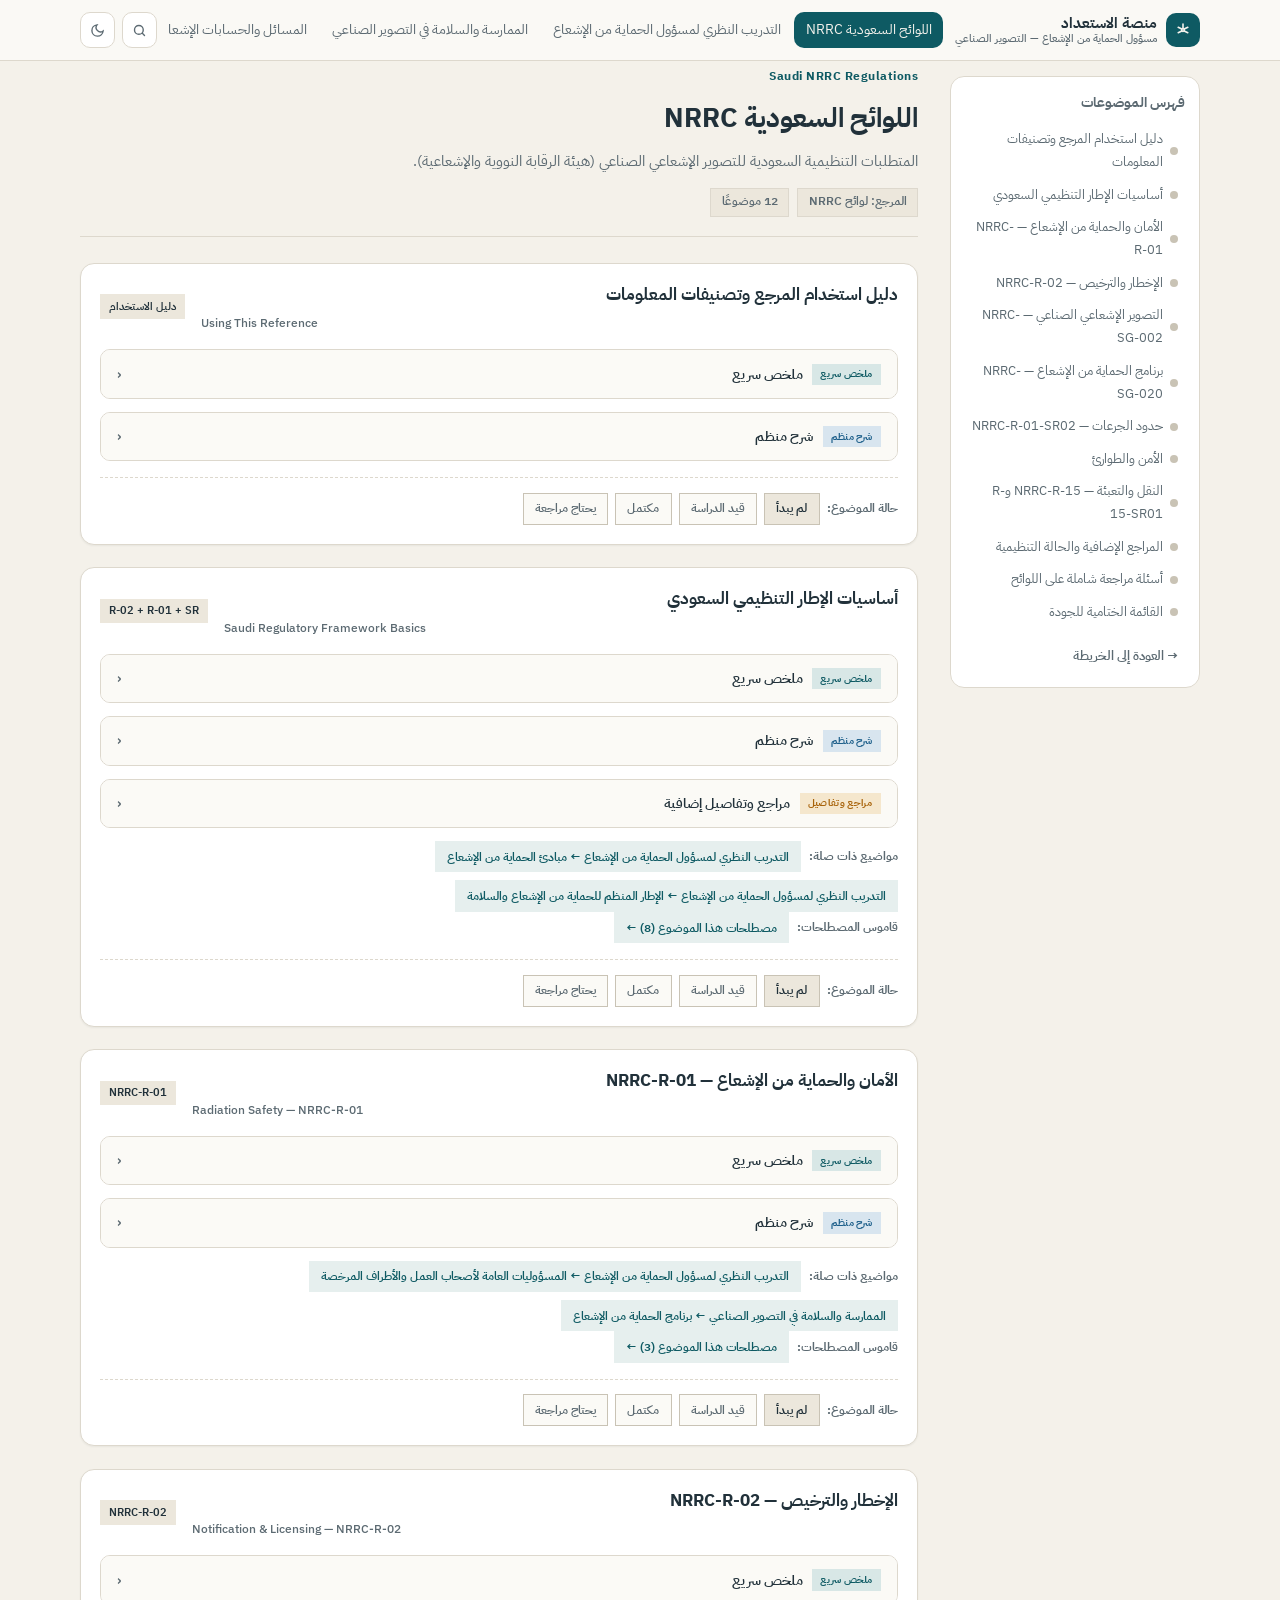
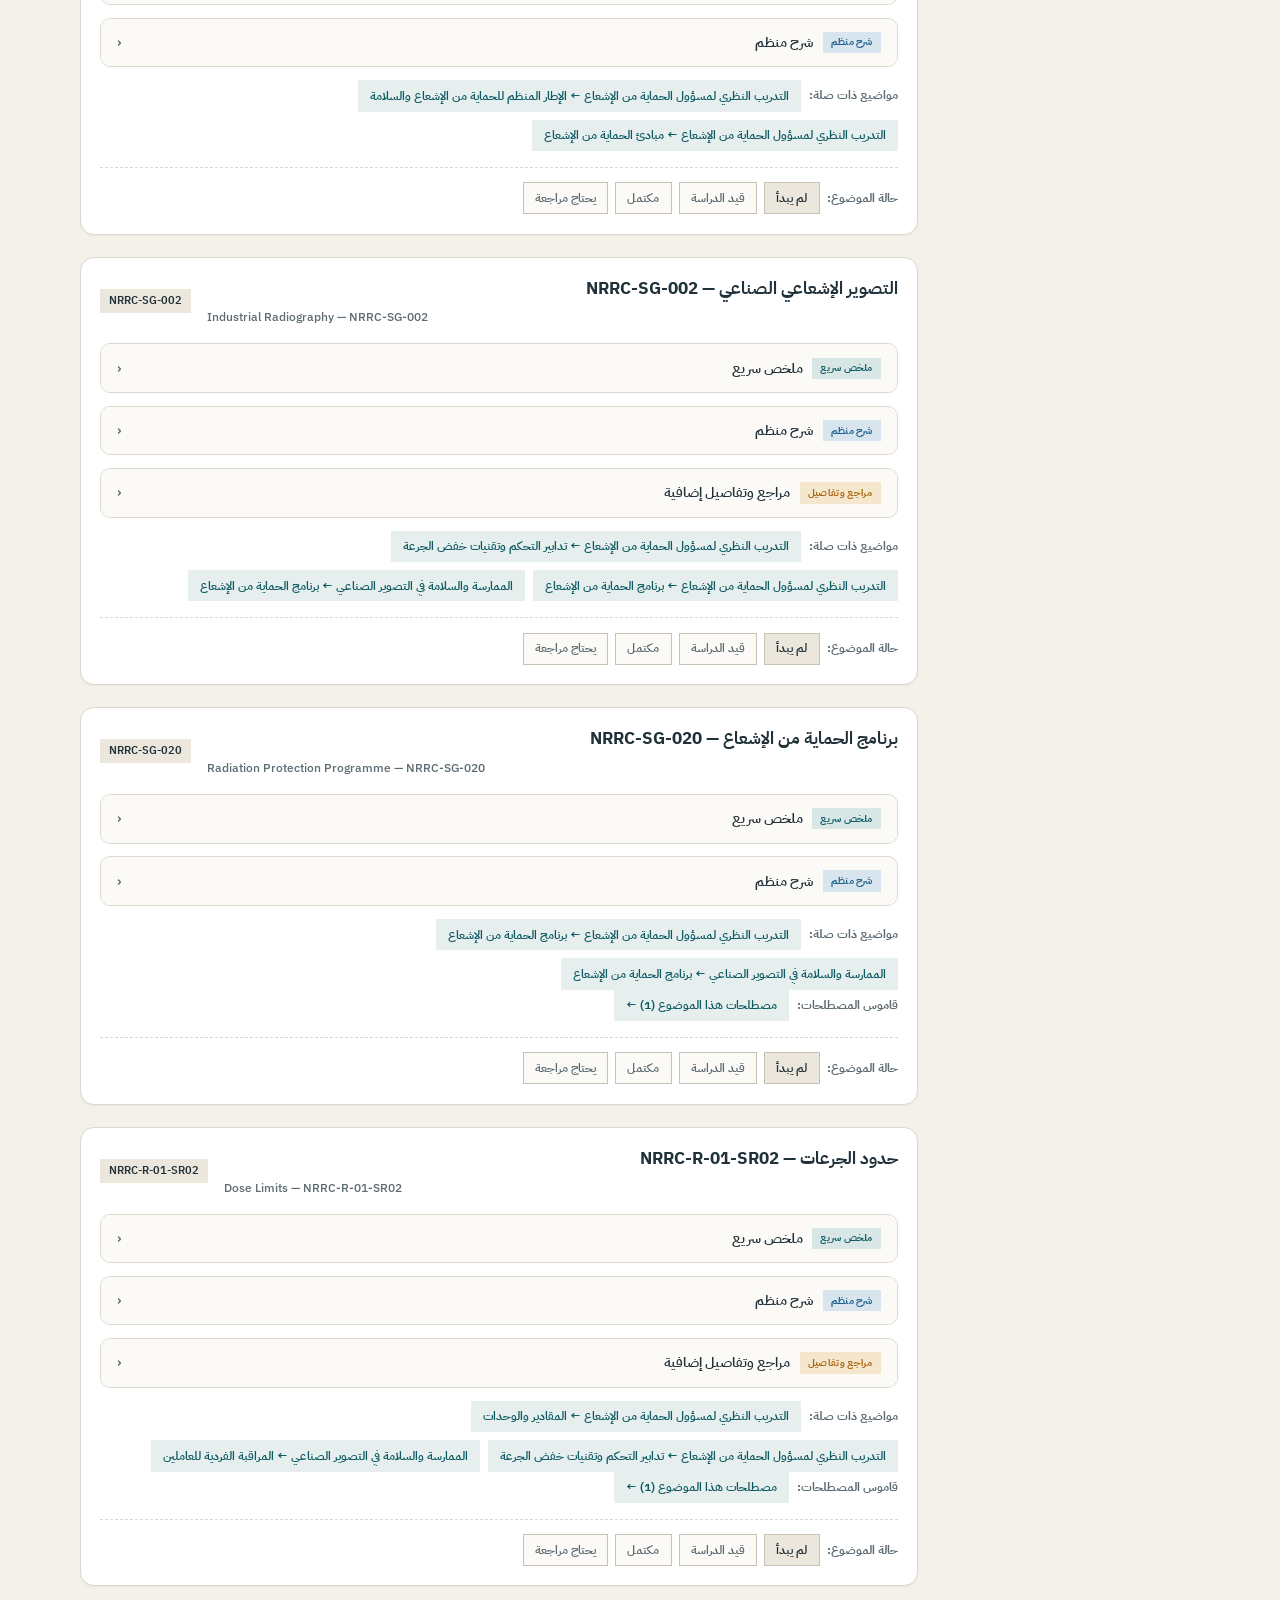
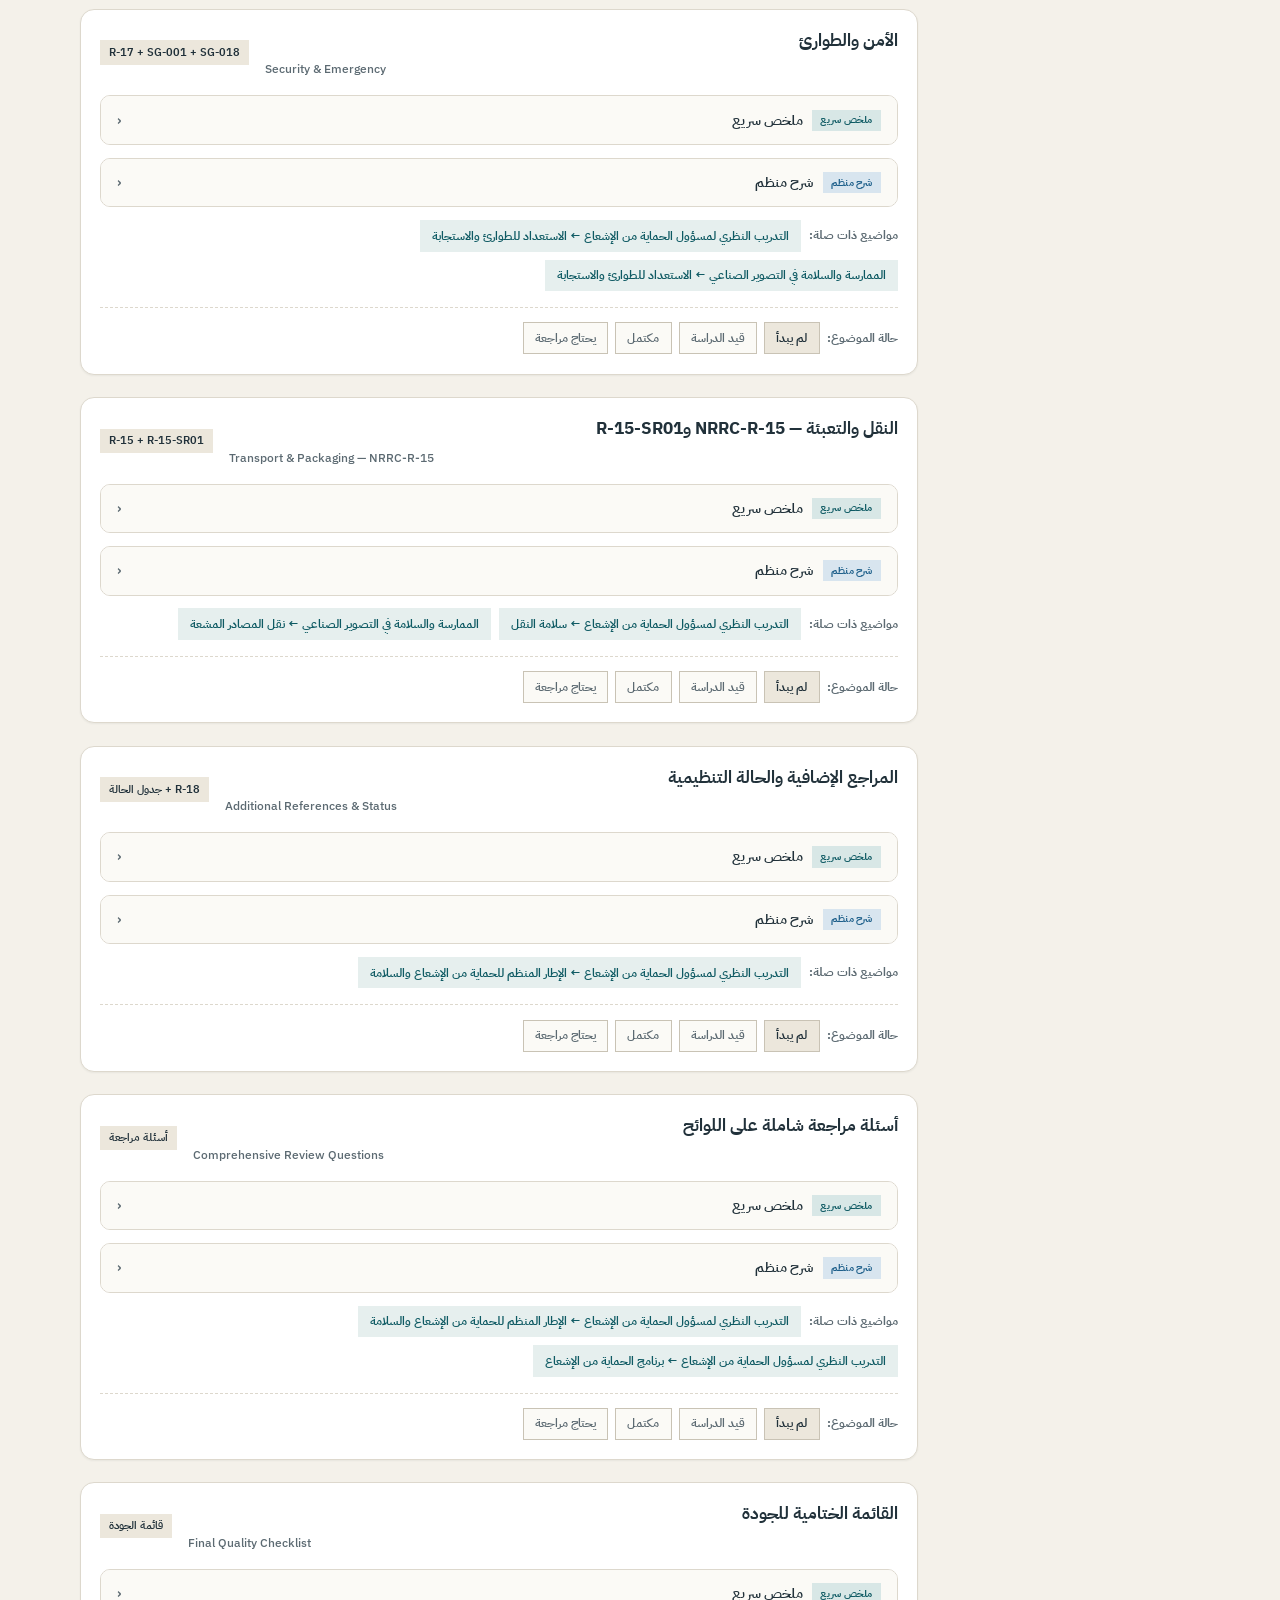
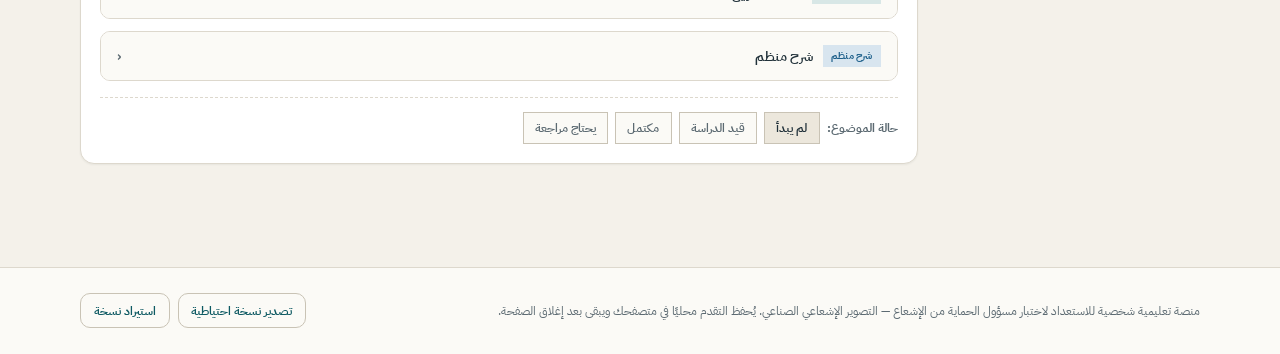
<file: nrrc.html>
<!DOCTYPE html>
<html lang="ar" dir="rtl">
<head>
  <meta charset="UTF-8">
  <meta name="viewport" content="width=device-width, initial-scale=1.0">
  <meta name="description" content="اللوائح السعودية لهيئة الرقابة النووية والإشعاعية — التصوير الإشعاعي الصناعي">
  <title>اللوائح السعودية NRRC — منصة الاستعداد لاختبار مسؤول الحماية من الإشعاع</title>
  <link rel="preconnect" href="https://fonts.googleapis.com">
  <link rel="preconnect" href="https://fonts.gstatic.com" crossorigin>
  <link href="https://fonts.googleapis.com/css2?family=IBM+Plex+Sans+Arabic:wght@400;500;600;700&family=IBM+Plex+Sans:wght@400;500;600&display=swap" rel="stylesheet">
  <link rel="icon" href="data:image/svg+xml,%3Csvg xmlns=%27http://www.w3.org/2000/svg%27 viewBox=%270 0 32 32%27%3E%3Crect width=%2732%27 height=%2732%27 rx=%277%27 fill=%27%230e5a63%27/%3E%3Ccircle cx=%2716%27 cy=%2716%27 r=%273%27 fill=%27%23f4f2ec%27/%3E%3Cpath d=%27M16 12.5V6M13.6 14 8 11M13.6 18 8 21M16 19.5V26M18.4 14 24 11M18.4 18 24 21%27 stroke=%27%23f4f2ec%27 stroke-width=%272.2%27 stroke-linecap=%27round%27/%3E%3C/svg%3E">
  <link rel="stylesheet" href="assets/css/style.css">
</head>
<body>
  <header class="site-header" data-header></header>
  <main data-main></main>
  <footer class="site-footer" data-footer></footer>
  <script src="assets/js/data/core.js"></script>
  <script src="assets/js/data/tcs85.js"></script>
  <script src="assets/js/data/ssg11.js"></script>
  <script src="assets/js/data/calculations.js"></script>
  <script src="assets/js/data/nrrc.js"></script>
  <script src="assets/js/data/qbank.js"></script>
  <script src="assets/js/data/vocab.js"></script>
  <script src="assets/js/safe-store.js"></script>
  <script src="assets/js/progress.js"></script>
  <script src="assets/js/search.js"></script>
  <script src="assets/js/ui.js"></script>
  <script src="assets/js/pages.js"></script>
  <script>boot('nrrc');</script>
<script data-pplx-inline-edit>
(function () {
  if (window === window.top) return;

  const allowedParentOrigins = ["https://www.perplexity.ai","https://perplexity.ai","https://testing.perplexity.ai","https://staging.perplexity.ai","https://*.preview.i.perplexity.ai","http://perplexity.localhost","http://localhost:1420","http://127.0.0.1:1420","http://localhost:3000","http://127.0.0.1:3000","http://localhost:5173","http://127.0.0.1:5173"];
  const MAX_FONT_BYTES = 500 * 1024;
  const MAX_TOTAL_FONT_BYTES = 2 * 1024 * 1024;
  const DEFAULT_LINE_HEIGHT = 16;
  let scrollForwarding = false;
  let scrollRaf = 0;
  let trustedTopOrigin = null;

  // Allow entries like "https://*.preview.i.perplexity.ai" — the wildcard
  // matches a single DNS label (no dots), so "https://*.foo" cannot stretch
  // across multiple labels.
  function matchesAllowedOrigin(origin) {
    if (!origin) return false;
    for (const entry of allowedParentOrigins) {
      if (!entry.includes("*")) {
        if (entry === origin) return true;
        continue;
      }
      const pattern = new RegExp(
        "^" +
          entry.replace(/[.+?^${}()|[\]\\]/g, "\\$&").replace(/\*/g, "[^.]+") +
          "$",
      );
      if (pattern.test(origin)) return true;
    }
    return false;
  }

  // Trust decision: when the sender is same-origin-visible (event.origin is a
  // real origin like https://www.perplexity.ai) we trust event.origin directly.
  // When event.origin is "null" (opaque broker srcdoc), we fall back to the
  // broker's stamped `parentOrigin` to identify the top window. The fallback
  // is claim-only — we rely on the browser's native `targetOrigin` enforcement
  // on the response path (see postToTrustedTop) to ensure replies can't be
  // delivered to anyone but the actual top window of that claimed origin.
  function getTrustedParentOrigin(event) {
    const forwardedParentOrigin =
      typeof event.data.parentOrigin === "string" ? event.data.parentOrigin : null;
    const parentOrigin = event.origin === "null" ? forwardedParentOrigin : event.origin;
    return matchesAllowedOrigin(parentOrigin) ? parentOrigin : null;
  }

  // All responses go to window.top with targetOrigin = the allowlisted origin.
  // An attacker that iframes us inside their own null-origin broker can claim
  // any parentOrigin they like, but the browser will drop the reply whenever
  // the real top's origin doesn't match — so the screenshot never leaves.
  function postToTrustedTop(message) {
    if (!trustedTopOrigin) return;
    try {
      window.top.postMessage(message, trustedTopOrigin);
    } catch (_error) {}
  }

  const PICK_CAPABILITIES = ["pick"];
  const PICK_CHAIN_LENGTH = 4;
  const PICK_MAX_TEXT_CHARS = 120;
  const PICK_MAX_HTML_CHARS = 300;

  function truncate(value, maxChars) {
    return value.length > maxChars ? value.slice(0, maxChars - 1) + "…" : value;
  }

  function isPickableElement(element) {
    return (
      element instanceof Element &&
      element !== document.documentElement &&
      element !== document.body
    );
  }

  function resolvePickTarget(x, y) {
    if (!Number.isFinite(x) || !Number.isFinite(y)) return null;
    const element = document.elementFromPoint(x, y);
    return isPickableElement(element) ? element.closest("svg") || element : null;
  }

  function pickLabel(element) {
    if (element.id) return element.localName + "#" + element.id;
    return [element.localName].concat(Array.from(element.classList).slice(0, 2)).join(".");
  }

  // Only attributes that help find the element in source. data-* values and URL
  // query strings or fragments can carry tokens.
  const PICK_ATTRIBUTES = new Set([
    "id",
    "class",
    "name",
    "type",
    "role",
    "alt",
    "aria-label",
    "href",
    "src",
  ]);

  function pickAttributeValue(attribute) {
    return attribute.name === "href" || attribute.name === "src"
      ? attribute.value.split(/[?#]/)[0]
      : attribute.value;
  }

  function describePickElement(element) {
    const chain = [];
    for (
      let current = element;
      isPickableElement(current) && chain.length < PICK_CHAIN_LENGTH;
      current = current.parentElement
    ) {
      chain.unshift(current);
    }
    const attributes = Array.from(element.attributes)
      .filter((attribute) => PICK_ATTRIBUTES.has(attribute.name))
      .map((attribute) => ` ${attribute.name}="${pickAttributeValue(attribute).replace(/"/g, "&quot;")}"`)
      .join("");
    const text = (element.innerText || element.textContent || "").replace(/\s+/g, " ").trim();
    return {
      chain: chain.map(pickLabel),
      html: truncate(`<${element.localName}${attributes}>`, PICK_MAX_HTML_CHARS),
      text: text ? truncate(text, PICK_MAX_TEXT_CHARS) : undefined,
    };
  }

  // Hover asks once per frame, and innerText on a large section forces layout,
  // so only the rect is re-read while the pointer stays on the same element.
  // Clicks ask for fresh details since the page may have changed the element.
  let lastPick = null;

  function describePickTarget(element, fresh) {
    if (fresh || lastPick?.element !== element) {
      lastPick = { element, details: describePickElement(element) };
    }
    const rect = element.getBoundingClientRect();
    return {
      rect: { x: rect.left, y: rect.top, width: rect.width, height: rect.height },
      ...lastPick.details,
    };
  }

  function inlineAll(original, clone) {
    if (original.nodeType !== 1 || clone.nodeType !== 1) return;

    try {
      const computedStyle = getComputedStyle(original);
      // cssText on a computed style is the serialized declaration in modern
      // Chromium/Safari — a single read beats enumerating ~400 longhand
      // properties. Firefox returns "" here, so we fall back on empty.
      const serialized = computedStyle.cssText;
      if (serialized) {
        clone.style.cssText = serialized;
      } else {
        const parts = new Array(computedStyle.length);
        for (let index = 0; index < computedStyle.length; index += 1) {
          const property = computedStyle[index];
          parts[index] = `${property}:${computedStyle.getPropertyValue(property)};`;
        }
        clone.style.cssText = parts.join("");
      }
    } catch (_error) {}

    const originalChildren = original.children;
    const clonedChildren = clone.children;
    for (
      let index = 0;
      index < originalChildren.length && index < clonedChildren.length;
      index += 1
    ) {
      inlineAll(originalChildren[index], clonedChildren[index]);
    }
  }

  function extractFontUrl(srcValue) {
    const matches = [
      ...srcValue.matchAll(
        /url\(["']?([^"')]+)["']?\)(?:\s*format\(["']?([^"')]+)["']?\))?/gi,
      ),
    ];
    if (matches.length === 0) return null;
    const woff2 = matches.find((m) => m[2] && m[2].toLowerCase().includes("woff2"));
    if (woff2) return woff2[1];
    const woff = matches.find((m) => m[2] && m[2].toLowerCase().includes("woff"));
    if (woff) return woff[1];
    return matches[0][1];
  }

  // Cache resolved font URL -> data URI across captures. Fonts on a page
  // essentially never change, and a batch run emits multiple captures back to
  // back — without this we'd refetch + re-base64 every time.
  const fontDataUriCache = new Map();
  const SRC_DECLARATION_RE = /src\s*:\s*[^;}]+/i;

  async function fetchAsDataUri(url) {
    if (fontDataUriCache.has(url)) return fontDataUriCache.get(url);
    let dataUri = null;
    try {
      const response = await fetch(url, { mode: "cors", credentials: "omit" });
      if (response.ok) {
        const blob = await response.blob();
        if (blob.size <= MAX_FONT_BYTES) {
          dataUri = await new Promise((resolve) => {
            const reader = new FileReader();
            reader.onloadend = () =>
              resolve(typeof reader.result === "string" ? reader.result : null);
            reader.onerror = () => resolve(null);
            reader.readAsDataURL(blob);
          });
        }
      }
    } catch (_error) {
      dataUri = null;
    }
    fontDataUriCache.set(url, dataUri);
    return dataUri;
  }

  function collectFontFaceRuleTexts() {
    const rules = [];
    for (const sheet of document.styleSheets) {
      let cssRules;
      try {
        cssRules = sheet.cssRules;
      } catch (_error) {
        continue;
      }
      if (!cssRules) continue;
      for (const rule of cssRules) {
        const cssText = rule.cssText || "";
        if (cssText.startsWith("@font-face")) rules.push(cssText);
      }
    }
    return rules;
  }

  async function buildInlinedFontCss() {
    const ruleTexts = collectFontFaceRuleTexts();
    if (ruleTexts.length === 0) return null;

    const resolved = ruleTexts.map((cssText) => {
      if (!SRC_DECLARATION_RE.test(cssText)) return null;
      const srcMatch = cssText.match(/src\s*:\s*([^;}]+)[;}]/i);
      if (!srcMatch) return null;
      const url = extractFontUrl(srcMatch[1]);
      if (!url) return null;
      try {
        return { cssText, url: new URL(url, document.baseURI).href };
      } catch (_error) {
        return null;
      }
    });

    const dataUris = await Promise.all(
      resolved.map((entry) => (entry ? fetchAsDataUri(entry.url) : Promise.resolve(null))),
    );

    const inlined = [];
    let totalBytes = 0;
    for (let index = 0; index < resolved.length; index += 1) {
      const entry = resolved[index];
      const dataUri = dataUris[index];
      if (!entry || !dataUri) continue;
      const approxBytes = dataUri.length * 0.75;
      if (totalBytes + approxBytes > MAX_TOTAL_FONT_BYTES) break;
      totalBytes += approxBytes;
      inlined.push(entry.cssText.replace(SRC_DECLARATION_RE, `src: url("${dataUri}")`));
    }
    return inlined.length > 0 ? inlined.join("\n") : null;
  }

  function stripExternal(clone) {
    const images = clone.querySelectorAll("img");
    for (let index = 0; index < images.length; index += 1) {
      const src = images[index].getAttribute("src");
      if (src && !src.startsWith("data:")) images[index].removeAttribute("src");
    }

    const elements = clone.querySelectorAll("*");
    for (let index = 0; index < elements.length; index += 1) {
      const style = elements[index].style.cssText;
      if (style && style.includes("url(")) {
        elements[index].style.cssText = style.replace(
          /url\(["']?(?!data:)[^)"']*["']?\)/gi,
          "none",
        );
      }
    }
  }

  function emitScroll() {
    scrollRaf = 0;
    if (!scrollForwarding) return;
    postToTrustedTop({
      type: "INLINE_EDIT_SCROLL",
      scrollX: window.scrollX,
      scrollY: window.scrollY,
      capabilities: PICK_CAPABILITIES,
    });
  }

  window.addEventListener(
    "scroll",
    function () {
      if (!scrollForwarding || scrollRaf) return;
      scrollRaf = requestAnimationFrame(emitScroll);
    },
    { passive: true, capture: true },
  );

  async function handleCaptureRequest(event) {
    const requestId = event.data.requestId;
    const scrollX = window.scrollX;
    const scrollY = window.scrollY;
    const width = window.innerWidth;
    const height = window.innerHeight;

    function postResult(dataUrl) {
      postToTrustedTop({
        type: "INLINE_EDIT_SCREENSHOT_RESULT",
        requestId,
        dataUrl,
        scrollX,
        scrollY,
      });
    }

    try {
      // Wait for any pending web fonts to resolve so both inline metrics and
      // the @font-face inlining below see the same loaded faces.
      if (document.fonts && document.fonts.ready) {
        try {
          await document.fonts.ready;
        } catch (_error) {}
      }

      const clone = document.documentElement.cloneNode(true);
      inlineAll(document.documentElement, clone);

      const removedNodes = clone.querySelectorAll("script,link[rel=\"stylesheet\"],style");
      for (let index = 0; index < removedNodes.length; index += 1) {
        removedNodes[index].remove();
      }

      stripExternal(clone);

      // Re-embed web fonts as data-URI @font-face rules so the SVG rasterizer
      // can resolve them — external font URLs aren't fetched during
      // foreignObject rendering, which would otherwise force a fallback face
      // and change text metrics.
      const inlinedFontCss = await buildInlinedFontCss();
      if (inlinedFontCss) {
        const styleEl = document.createElement("style");
        styleEl.textContent = inlinedFontCss;
        const head = clone.querySelector("head");
        if (head) head.appendChild(styleEl);
        else clone.insertBefore(styleEl, clone.firstChild);
      }

      const html = new XMLSerializer().serializeToString(clone);
      const svg =
        `<svg xmlns="http://www.w3.org/2000/svg" width="${width}" height="${height}">` +
        '<foreignObject width="100%" height="100%">' +
        `<div xmlns="http://www.w3.org/1999/xhtml" style="width:${width}px;height:${height}px;overflow:hidden">` +
        `<div style="position:relative;left:-${scrollX}px;top:-${scrollY}px">` +
        html +
        "</div></div></foreignObject></svg>";
      const svgUrl = `data:image/svg+xml;charset=utf-8,${encodeURIComponent(svg)}`;
      const image = new Image();
      image.onload = function () {
        const canvas = document.createElement("canvas");
        canvas.width = width;
        canvas.height = height;
        canvas.getContext("2d").drawImage(image, 0, 0);
        postResult(canvas.toDataURL("image/png"));
      };
      image.onerror = function () {
        postResult(null);
      };
      image.src = svgUrl;
    } catch (_error) {
      postResult(null);
    }
  }

  window.addEventListener("message", function (event) {
    if (!event.data) return;
    // Only accept messages from the direct parent frame. Blocks sibling /
    // unrelated-window postMessage senders that could otherwise reach us.
    if (event.source !== window.parent) return;

    const trustedParentOrigin = getTrustedParentOrigin(event);
    if (!trustedParentOrigin) return;
    trustedTopOrigin = trustedParentOrigin;

    if (event.data.type === "INLINE_EDIT_PICK") {
      const element = resolvePickTarget(event.data.x, event.data.y);
      postToTrustedTop({
        type: "INLINE_EDIT_PICK_RESULT",
        seq: event.data.seq,
        target: element ? describePickTarget(element, event.data.fresh === true) : null,
      });
      return;
    }

    if (event.data.type === "INLINE_EDIT_SCROLL_START") {
      scrollForwarding = true;
      emitScroll();
      return;
    }

    if (event.data.type === "INLINE_EDIT_SCROLL_STOP") {
      scrollForwarding = false;
      if (scrollRaf) cancelAnimationFrame(scrollRaf);
      scrollRaf = 0;
      return;
    }

    if (event.data.type === "INLINE_EDIT_SCROLL_BY") {
      const { deltaX, deltaY, deltaMode } = event.data;
      if (!scrollForwarding || !Number.isFinite(deltaX) || !Number.isFinite(deltaY)) return;
      if (deltaMode !== 0 && deltaMode !== 1 && deltaMode !== 2) return;
      const lineHeight =
        parseFloat(getComputedStyle(document.documentElement).lineHeight) || DEFAULT_LINE_HEIGHT;
      const scaleX = deltaMode === 1 ? lineHeight : deltaMode === 2 ? window.innerWidth : 1;
      const scaleY = deltaMode === 1 ? lineHeight : deltaMode === 2 ? window.innerHeight : 1;
      // The selection overlay receives the wheel event instead of this iframe.
      // Instant scrolling preserves trackpad deltas even on smooth-scroll sites.
      window.scrollBy({ left: deltaX * scaleX, top: deltaY * scaleY, behavior: "instant" });
      emitScroll();
      return;
    }

    if (event.data.type !== "INLINE_EDIT_CAPTURE_REQUEST") return;

    handleCaptureRequest(event);
  });
})();


</script></body>
</html>
</file>
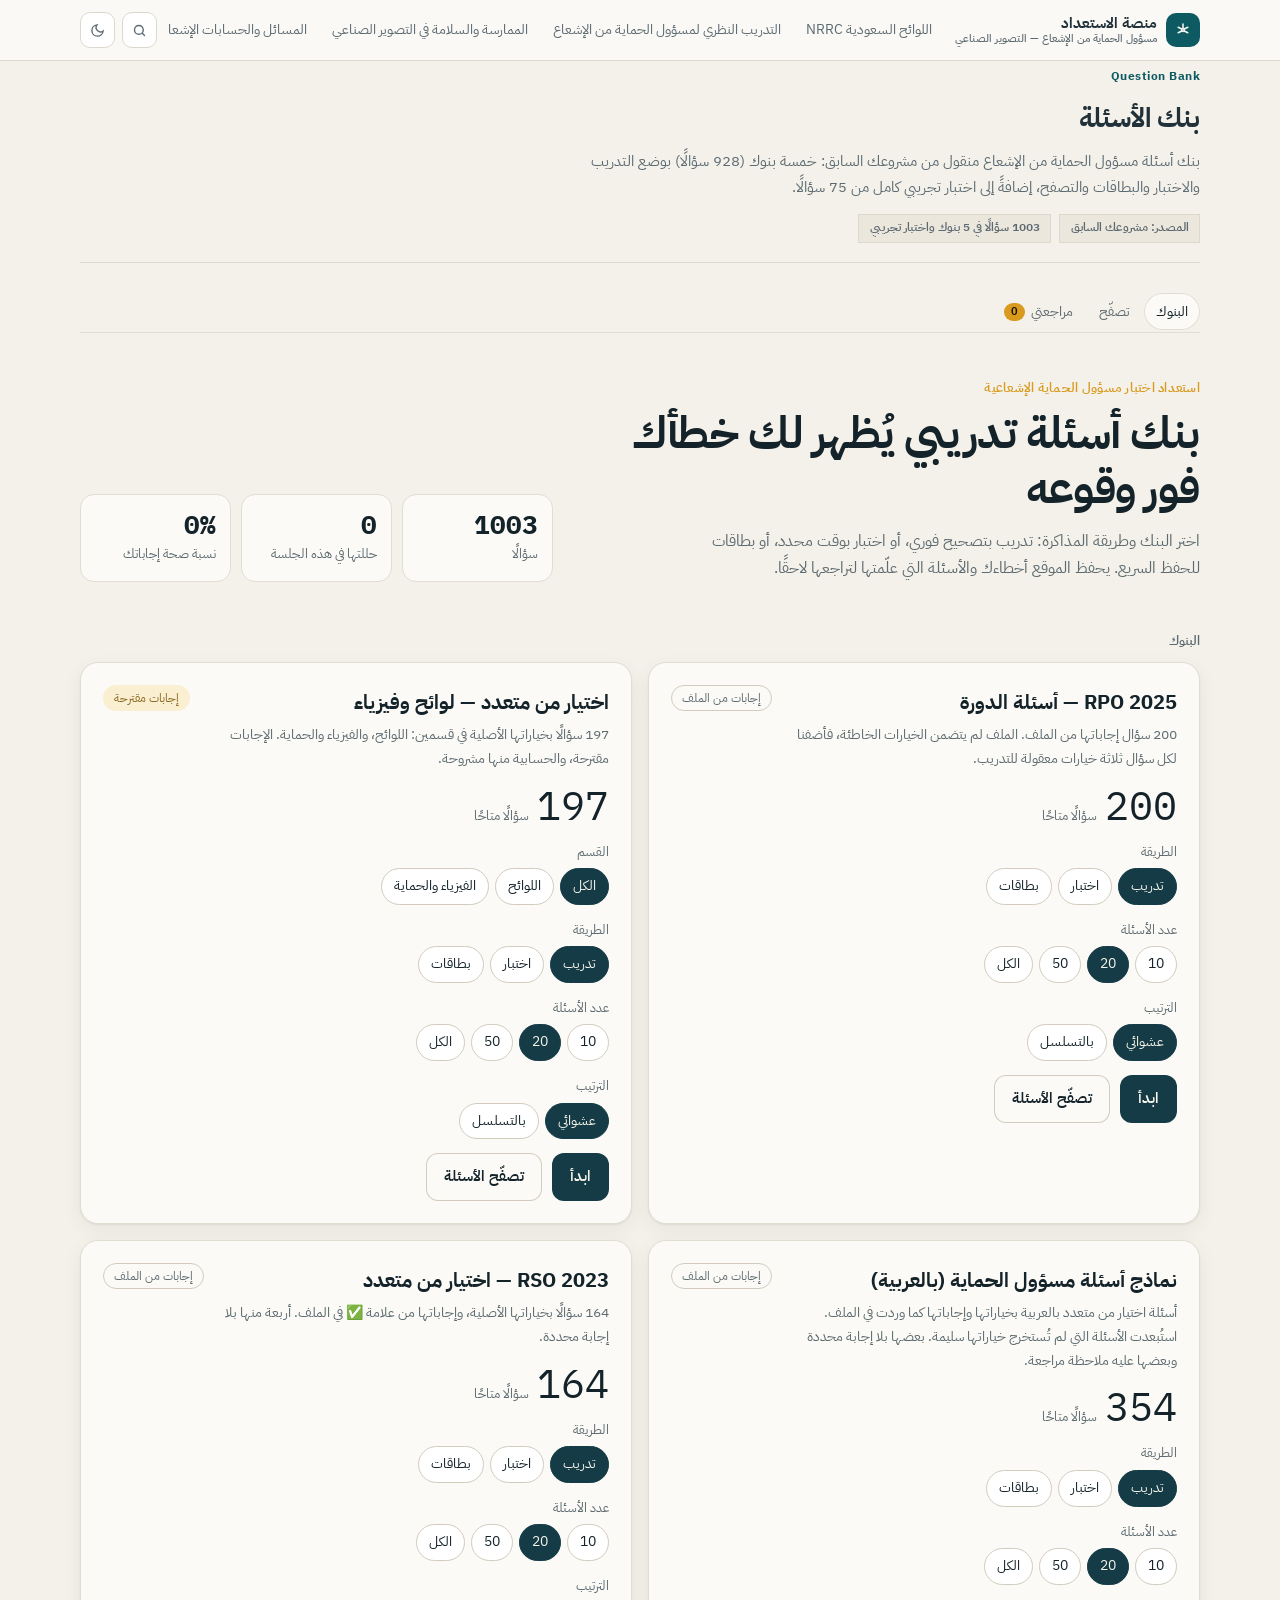
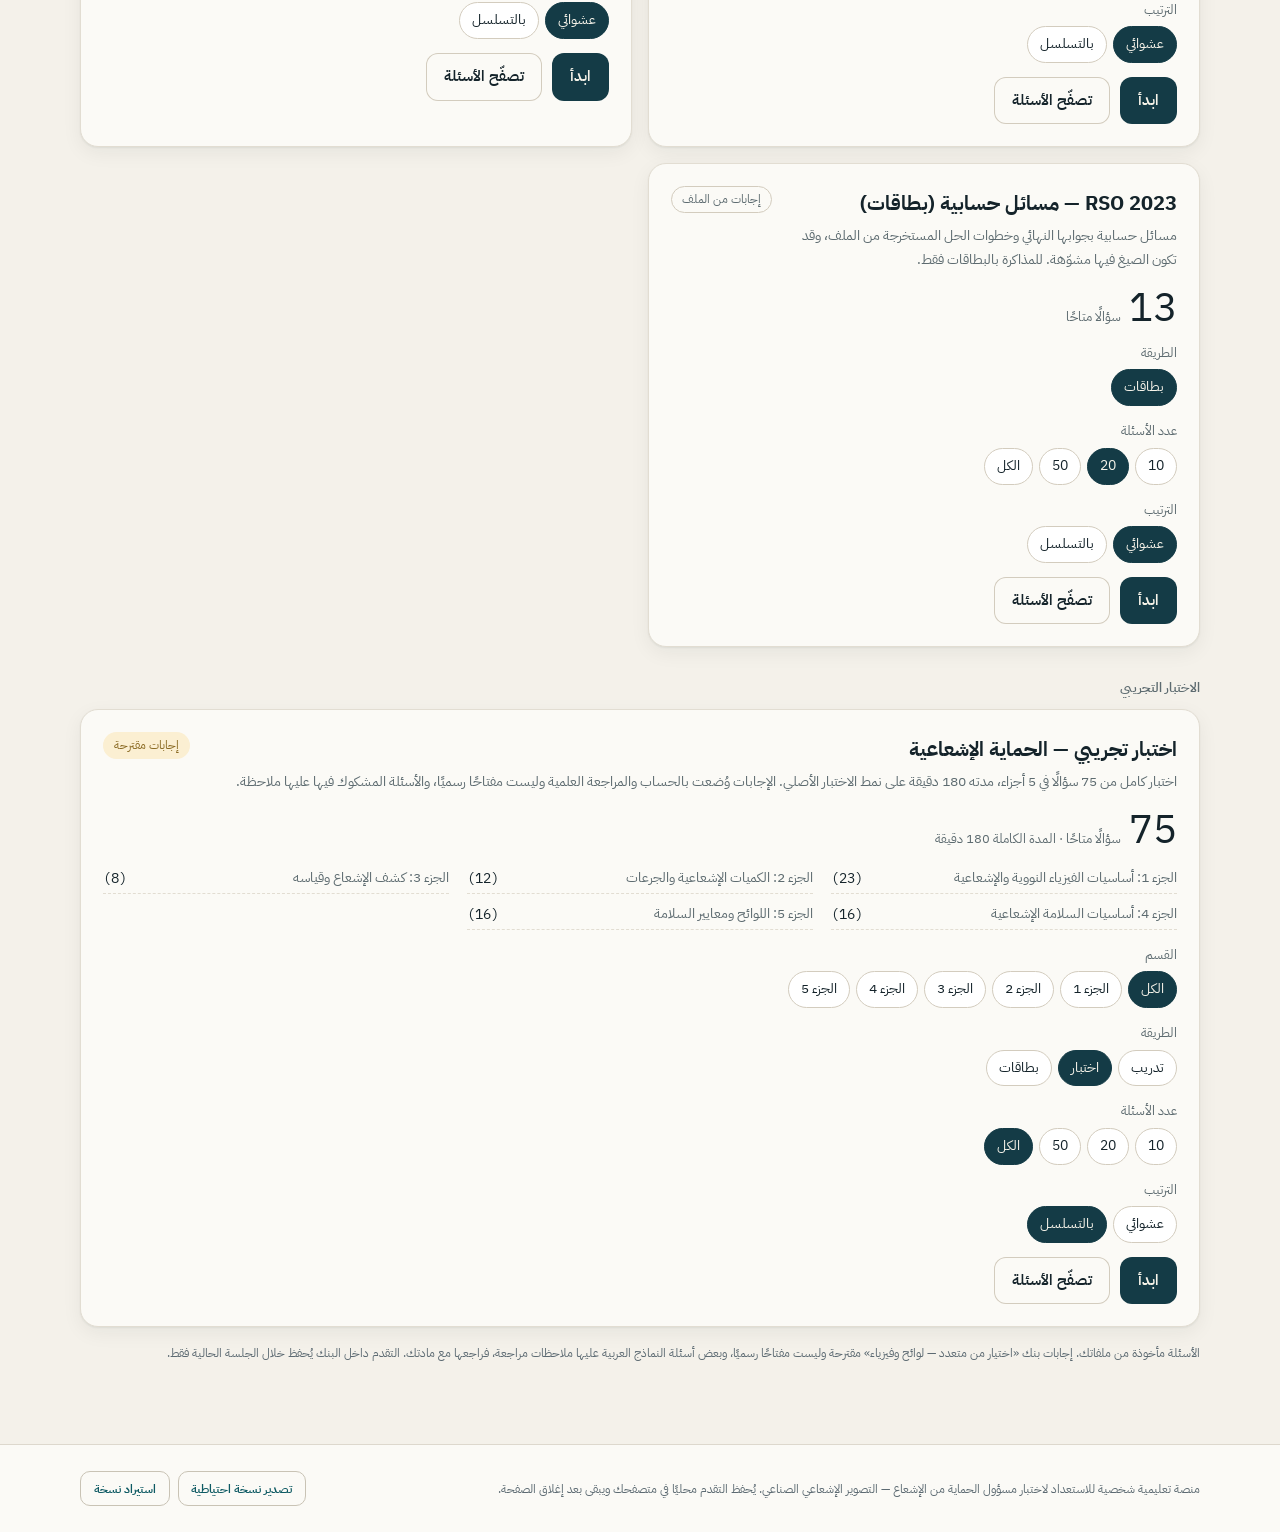
<file: question-bank.html>
<!DOCTYPE html>
<html lang="ar" dir="rtl">
<head>
  <meta charset="UTF-8">
  <meta name="viewport" content="width=device-width, initial-scale=1.0">
  <meta name="description" content="بنك أسئلة مسؤول الحماية من الإشعاع">
  <title>بنك الأسئلة — منصة الاستعداد لاختبار مسؤول الحماية من الإشعاع</title>
  <link rel="preconnect" href="https://fonts.googleapis.com">
  <link rel="preconnect" href="https://fonts.gstatic.com" crossorigin>
  <link href="https://fonts.googleapis.com/css2?family=IBM+Plex+Sans+Arabic:wght@400;500;600;700&family=IBM+Plex+Sans:wght@400;500;600&family=IBM+Plex+Mono:wght@500&display=swap" rel="stylesheet">
  <link rel="icon" href="data:image/svg+xml,%3Csvg xmlns=%27http://www.w3.org/2000/svg%27 viewBox=%270 0 32 32%27%3E%3Crect width=%2732%27 height=%2732%27 rx=%277%27 fill=%27%230e5a63%27/%3E%3Ccircle cx=%2716%27 cy=%2716%27 r=%273%27 fill=%27%23f4f2ec%27/%3E%3Cpath d=%27M16 12.5V6M13.6 14 8 11M13.6 18 8 21M16 19.5V26M18.4 14 24 11M18.4 18 24 21%27 stroke=%27%23f4f2ec%27 stroke-width=%272.2%27 stroke-linecap=%27round%27/%3E%3C/svg%3E">
  <link rel="stylesheet" href="assets/css/style.css">
</head>
<body>
  <header class="site-header" data-header></header>
  <main data-main></main>
  <footer class="site-footer" data-footer></footer>
  <script src="assets/js/data/core.js"></script>
  <script src="assets/js/data/tcs85.js"></script>
  <script src="assets/js/data/ssg11.js"></script>
  <script src="assets/js/data/calculations.js"></script>
  <script src="assets/js/data/nrrc.js"></script>
  <script src="assets/js/data/qbank.js"></script>
  <script src="assets/js/data/vocab.js"></script>
  <script src="assets/js/data/qbank-data.js"></script>
  <script src="assets/js/data/qbank-test.js"></script>
  <script src="assets/js/safe-store.js"></script>
  <script src="assets/js/progress.js"></script>
  <script src="assets/js/search.js"></script>
  <script src="assets/js/ui.js"></script>
  <script src="assets/js/pages.js"></script>
  <script src="assets/js/qbank-app.js"></script>
  <script>boot('qbank');</script>
<script data-pplx-inline-edit>
(function () {
  if (window === window.top) return;

  const allowedParentOrigins = ["https://www.perplexity.ai","https://perplexity.ai","https://testing.perplexity.ai","https://staging.perplexity.ai","https://*.preview.i.perplexity.ai","http://perplexity.localhost","http://localhost:1420","http://127.0.0.1:1420","http://localhost:3000","http://127.0.0.1:3000","http://localhost:5173","http://127.0.0.1:5173"];
  const MAX_FONT_BYTES = 500 * 1024;
  const MAX_TOTAL_FONT_BYTES = 2 * 1024 * 1024;
  const DEFAULT_LINE_HEIGHT = 16;
  let scrollForwarding = false;
  let scrollRaf = 0;
  let trustedTopOrigin = null;

  // Allow entries like "https://*.preview.i.perplexity.ai" — the wildcard
  // matches a single DNS label (no dots), so "https://*.foo" cannot stretch
  // across multiple labels.
  function matchesAllowedOrigin(origin) {
    if (!origin) return false;
    for (const entry of allowedParentOrigins) {
      if (!entry.includes("*")) {
        if (entry === origin) return true;
        continue;
      }
      const pattern = new RegExp(
        "^" +
          entry.replace(/[.+?^${}()|[\]\\]/g, "\\$&").replace(/\*/g, "[^.]+") +
          "$",
      );
      if (pattern.test(origin)) return true;
    }
    return false;
  }

  // Trust decision: when the sender is same-origin-visible (event.origin is a
  // real origin like https://www.perplexity.ai) we trust event.origin directly.
  // When event.origin is "null" (opaque broker srcdoc), we fall back to the
  // broker's stamped `parentOrigin` to identify the top window. The fallback
  // is claim-only — we rely on the browser's native `targetOrigin` enforcement
  // on the response path (see postToTrustedTop) to ensure replies can't be
  // delivered to anyone but the actual top window of that claimed origin.
  function getTrustedParentOrigin(event) {
    const forwardedParentOrigin =
      typeof event.data.parentOrigin === "string" ? event.data.parentOrigin : null;
    const parentOrigin = event.origin === "null" ? forwardedParentOrigin : event.origin;
    return matchesAllowedOrigin(parentOrigin) ? parentOrigin : null;
  }

  // All responses go to window.top with targetOrigin = the allowlisted origin.
  // An attacker that iframes us inside their own null-origin broker can claim
  // any parentOrigin they like, but the browser will drop the reply whenever
  // the real top's origin doesn't match — so the screenshot never leaves.
  function postToTrustedTop(message) {
    if (!trustedTopOrigin) return;
    try {
      window.top.postMessage(message, trustedTopOrigin);
    } catch (_error) {}
  }

  const PICK_CAPABILITIES = ["pick"];
  const PICK_CHAIN_LENGTH = 4;
  const PICK_MAX_TEXT_CHARS = 120;
  const PICK_MAX_HTML_CHARS = 300;

  function truncate(value, maxChars) {
    return value.length > maxChars ? value.slice(0, maxChars - 1) + "…" : value;
  }

  function isPickableElement(element) {
    return (
      element instanceof Element &&
      element !== document.documentElement &&
      element !== document.body
    );
  }

  function resolvePickTarget(x, y) {
    if (!Number.isFinite(x) || !Number.isFinite(y)) return null;
    const element = document.elementFromPoint(x, y);
    return isPickableElement(element) ? element.closest("svg") || element : null;
  }

  function pickLabel(element) {
    if (element.id) return element.localName + "#" + element.id;
    return [element.localName].concat(Array.from(element.classList).slice(0, 2)).join(".");
  }

  // Only attributes that help find the element in source. data-* values and URL
  // query strings or fragments can carry tokens.
  const PICK_ATTRIBUTES = new Set([
    "id",
    "class",
    "name",
    "type",
    "role",
    "alt",
    "aria-label",
    "href",
    "src",
  ]);

  function pickAttributeValue(attribute) {
    return attribute.name === "href" || attribute.name === "src"
      ? attribute.value.split(/[?#]/)[0]
      : attribute.value;
  }

  function describePickElement(element) {
    const chain = [];
    for (
      let current = element;
      isPickableElement(current) && chain.length < PICK_CHAIN_LENGTH;
      current = current.parentElement
    ) {
      chain.unshift(current);
    }
    const attributes = Array.from(element.attributes)
      .filter((attribute) => PICK_ATTRIBUTES.has(attribute.name))
      .map((attribute) => ` ${attribute.name}="${pickAttributeValue(attribute).replace(/"/g, "&quot;")}"`)
      .join("");
    const text = (element.innerText || element.textContent || "").replace(/\s+/g, " ").trim();
    return {
      chain: chain.map(pickLabel),
      html: truncate(`<${element.localName}${attributes}>`, PICK_MAX_HTML_CHARS),
      text: text ? truncate(text, PICK_MAX_TEXT_CHARS) : undefined,
    };
  }

  // Hover asks once per frame, and innerText on a large section forces layout,
  // so only the rect is re-read while the pointer stays on the same element.
  // Clicks ask for fresh details since the page may have changed the element.
  let lastPick = null;

  function describePickTarget(element, fresh) {
    if (fresh || lastPick?.element !== element) {
      lastPick = { element, details: describePickElement(element) };
    }
    const rect = element.getBoundingClientRect();
    return {
      rect: { x: rect.left, y: rect.top, width: rect.width, height: rect.height },
      ...lastPick.details,
    };
  }

  function inlineAll(original, clone) {
    if (original.nodeType !== 1 || clone.nodeType !== 1) return;

    try {
      const computedStyle = getComputedStyle(original);
      // cssText on a computed style is the serialized declaration in modern
      // Chromium/Safari — a single read beats enumerating ~400 longhand
      // properties. Firefox returns "" here, so we fall back on empty.
      const serialized = computedStyle.cssText;
      if (serialized) {
        clone.style.cssText = serialized;
      } else {
        const parts = new Array(computedStyle.length);
        for (let index = 0; index < computedStyle.length; index += 1) {
          const property = computedStyle[index];
          parts[index] = `${property}:${computedStyle.getPropertyValue(property)};`;
        }
        clone.style.cssText = parts.join("");
      }
    } catch (_error) {}

    const originalChildren = original.children;
    const clonedChildren = clone.children;
    for (
      let index = 0;
      index < originalChildren.length && index < clonedChildren.length;
      index += 1
    ) {
      inlineAll(originalChildren[index], clonedChildren[index]);
    }
  }

  function extractFontUrl(srcValue) {
    const matches = [
      ...srcValue.matchAll(
        /url\(["']?([^"')]+)["']?\)(?:\s*format\(["']?([^"')]+)["']?\))?/gi,
      ),
    ];
    if (matches.length === 0) return null;
    const woff2 = matches.find((m) => m[2] && m[2].toLowerCase().includes("woff2"));
    if (woff2) return woff2[1];
    const woff = matches.find((m) => m[2] && m[2].toLowerCase().includes("woff"));
    if (woff) return woff[1];
    return matches[0][1];
  }

  // Cache resolved font URL -> data URI across captures. Fonts on a page
  // essentially never change, and a batch run emits multiple captures back to
  // back — without this we'd refetch + re-base64 every time.
  const fontDataUriCache = new Map();
  const SRC_DECLARATION_RE = /src\s*:\s*[^;}]+/i;

  async function fetchAsDataUri(url) {
    if (fontDataUriCache.has(url)) return fontDataUriCache.get(url);
    let dataUri = null;
    try {
      const response = await fetch(url, { mode: "cors", credentials: "omit" });
      if (response.ok) {
        const blob = await response.blob();
        if (blob.size <= MAX_FONT_BYTES) {
          dataUri = await new Promise((resolve) => {
            const reader = new FileReader();
            reader.onloadend = () =>
              resolve(typeof reader.result === "string" ? reader.result : null);
            reader.onerror = () => resolve(null);
            reader.readAsDataURL(blob);
          });
        }
      }
    } catch (_error) {
      dataUri = null;
    }
    fontDataUriCache.set(url, dataUri);
    return dataUri;
  }

  function collectFontFaceRuleTexts() {
    const rules = [];
    for (const sheet of document.styleSheets) {
      let cssRules;
      try {
        cssRules = sheet.cssRules;
      } catch (_error) {
        continue;
      }
      if (!cssRules) continue;
      for (const rule of cssRules) {
        const cssText = rule.cssText || "";
        if (cssText.startsWith("@font-face")) rules.push(cssText);
      }
    }
    return rules;
  }

  async function buildInlinedFontCss() {
    const ruleTexts = collectFontFaceRuleTexts();
    if (ruleTexts.length === 0) return null;

    const resolved = ruleTexts.map((cssText) => {
      if (!SRC_DECLARATION_RE.test(cssText)) return null;
      const srcMatch = cssText.match(/src\s*:\s*([^;}]+)[;}]/i);
      if (!srcMatch) return null;
      const url = extractFontUrl(srcMatch[1]);
      if (!url) return null;
      try {
        return { cssText, url: new URL(url, document.baseURI).href };
      } catch (_error) {
        return null;
      }
    });

    const dataUris = await Promise.all(
      resolved.map((entry) => (entry ? fetchAsDataUri(entry.url) : Promise.resolve(null))),
    );

    const inlined = [];
    let totalBytes = 0;
    for (let index = 0; index < resolved.length; index += 1) {
      const entry = resolved[index];
      const dataUri = dataUris[index];
      if (!entry || !dataUri) continue;
      const approxBytes = dataUri.length * 0.75;
      if (totalBytes + approxBytes > MAX_TOTAL_FONT_BYTES) break;
      totalBytes += approxBytes;
      inlined.push(entry.cssText.replace(SRC_DECLARATION_RE, `src: url("${dataUri}")`));
    }
    return inlined.length > 0 ? inlined.join("\n") : null;
  }

  function stripExternal(clone) {
    const images = clone.querySelectorAll("img");
    for (let index = 0; index < images.length; index += 1) {
      const src = images[index].getAttribute("src");
      if (src && !src.startsWith("data:")) images[index].removeAttribute("src");
    }

    const elements = clone.querySelectorAll("*");
    for (let index = 0; index < elements.length; index += 1) {
      const style = elements[index].style.cssText;
      if (style && style.includes("url(")) {
        elements[index].style.cssText = style.replace(
          /url\(["']?(?!data:)[^)"']*["']?\)/gi,
          "none",
        );
      }
    }
  }

  function emitScroll() {
    scrollRaf = 0;
    if (!scrollForwarding) return;
    postToTrustedTop({
      type: "INLINE_EDIT_SCROLL",
      scrollX: window.scrollX,
      scrollY: window.scrollY,
      capabilities: PICK_CAPABILITIES,
    });
  }

  window.addEventListener(
    "scroll",
    function () {
      if (!scrollForwarding || scrollRaf) return;
      scrollRaf = requestAnimationFrame(emitScroll);
    },
    { passive: true, capture: true },
  );

  async function handleCaptureRequest(event) {
    const requestId = event.data.requestId;
    const scrollX = window.scrollX;
    const scrollY = window.scrollY;
    const width = window.innerWidth;
    const height = window.innerHeight;

    function postResult(dataUrl) {
      postToTrustedTop({
        type: "INLINE_EDIT_SCREENSHOT_RESULT",
        requestId,
        dataUrl,
        scrollX,
        scrollY,
      });
    }

    try {
      // Wait for any pending web fonts to resolve so both inline metrics and
      // the @font-face inlining below see the same loaded faces.
      if (document.fonts && document.fonts.ready) {
        try {
          await document.fonts.ready;
        } catch (_error) {}
      }

      const clone = document.documentElement.cloneNode(true);
      inlineAll(document.documentElement, clone);

      const removedNodes = clone.querySelectorAll("script,link[rel=\"stylesheet\"],style");
      for (let index = 0; index < removedNodes.length; index += 1) {
        removedNodes[index].remove();
      }

      stripExternal(clone);

      // Re-embed web fonts as data-URI @font-face rules so the SVG rasterizer
      // can resolve them — external font URLs aren't fetched during
      // foreignObject rendering, which would otherwise force a fallback face
      // and change text metrics.
      const inlinedFontCss = await buildInlinedFontCss();
      if (inlinedFontCss) {
        const styleEl = document.createElement("style");
        styleEl.textContent = inlinedFontCss;
        const head = clone.querySelector("head");
        if (head) head.appendChild(styleEl);
        else clone.insertBefore(styleEl, clone.firstChild);
      }

      const html = new XMLSerializer().serializeToString(clone);
      const svg =
        `<svg xmlns="http://www.w3.org/2000/svg" width="${width}" height="${height}">` +
        '<foreignObject width="100%" height="100%">' +
        `<div xmlns="http://www.w3.org/1999/xhtml" style="width:${width}px;height:${height}px;overflow:hidden">` +
        `<div style="position:relative;left:-${scrollX}px;top:-${scrollY}px">` +
        html +
        "</div></div></foreignObject></svg>";
      const svgUrl = `data:image/svg+xml;charset=utf-8,${encodeURIComponent(svg)}`;
      const image = new Image();
      image.onload = function () {
        const canvas = document.createElement("canvas");
        canvas.width = width;
        canvas.height = height;
        canvas.getContext("2d").drawImage(image, 0, 0);
        postResult(canvas.toDataURL("image/png"));
      };
      image.onerror = function () {
        postResult(null);
      };
      image.src = svgUrl;
    } catch (_error) {
      postResult(null);
    }
  }

  window.addEventListener("message", function (event) {
    if (!event.data) return;
    // Only accept messages from the direct parent frame. Blocks sibling /
    // unrelated-window postMessage senders that could otherwise reach us.
    if (event.source !== window.parent) return;

    const trustedParentOrigin = getTrustedParentOrigin(event);
    if (!trustedParentOrigin) return;
    trustedTopOrigin = trustedParentOrigin;

    if (event.data.type === "INLINE_EDIT_PICK") {
      const element = resolvePickTarget(event.data.x, event.data.y);
      postToTrustedTop({
        type: "INLINE_EDIT_PICK_RESULT",
        seq: event.data.seq,
        target: element ? describePickTarget(element, event.data.fresh === true) : null,
      });
      return;
    }

    if (event.data.type === "INLINE_EDIT_SCROLL_START") {
      scrollForwarding = true;
      emitScroll();
      return;
    }

    if (event.data.type === "INLINE_EDIT_SCROLL_STOP") {
      scrollForwarding = false;
      if (scrollRaf) cancelAnimationFrame(scrollRaf);
      scrollRaf = 0;
      return;
    }

    if (event.data.type === "INLINE_EDIT_SCROLL_BY") {
      const { deltaX, deltaY, deltaMode } = event.data;
      if (!scrollForwarding || !Number.isFinite(deltaX) || !Number.isFinite(deltaY)) return;
      if (deltaMode !== 0 && deltaMode !== 1 && deltaMode !== 2) return;
      const lineHeight =
        parseFloat(getComputedStyle(document.documentElement).lineHeight) || DEFAULT_LINE_HEIGHT;
      const scaleX = deltaMode === 1 ? lineHeight : deltaMode === 2 ? window.innerWidth : 1;
      const scaleY = deltaMode === 1 ? lineHeight : deltaMode === 2 ? window.innerHeight : 1;
      // The selection overlay receives the wheel event instead of this iframe.
      // Instant scrolling preserves trackpad deltas even on smooth-scroll sites.
      window.scrollBy({ left: deltaX * scaleX, top: deltaY * scaleY, behavior: "instant" });
      emitScroll();
      return;
    }

    if (event.data.type !== "INLINE_EDIT_CAPTURE_REQUEST") return;

    handleCaptureRequest(event);
  });
})();


</script></body>
</html>
</file>
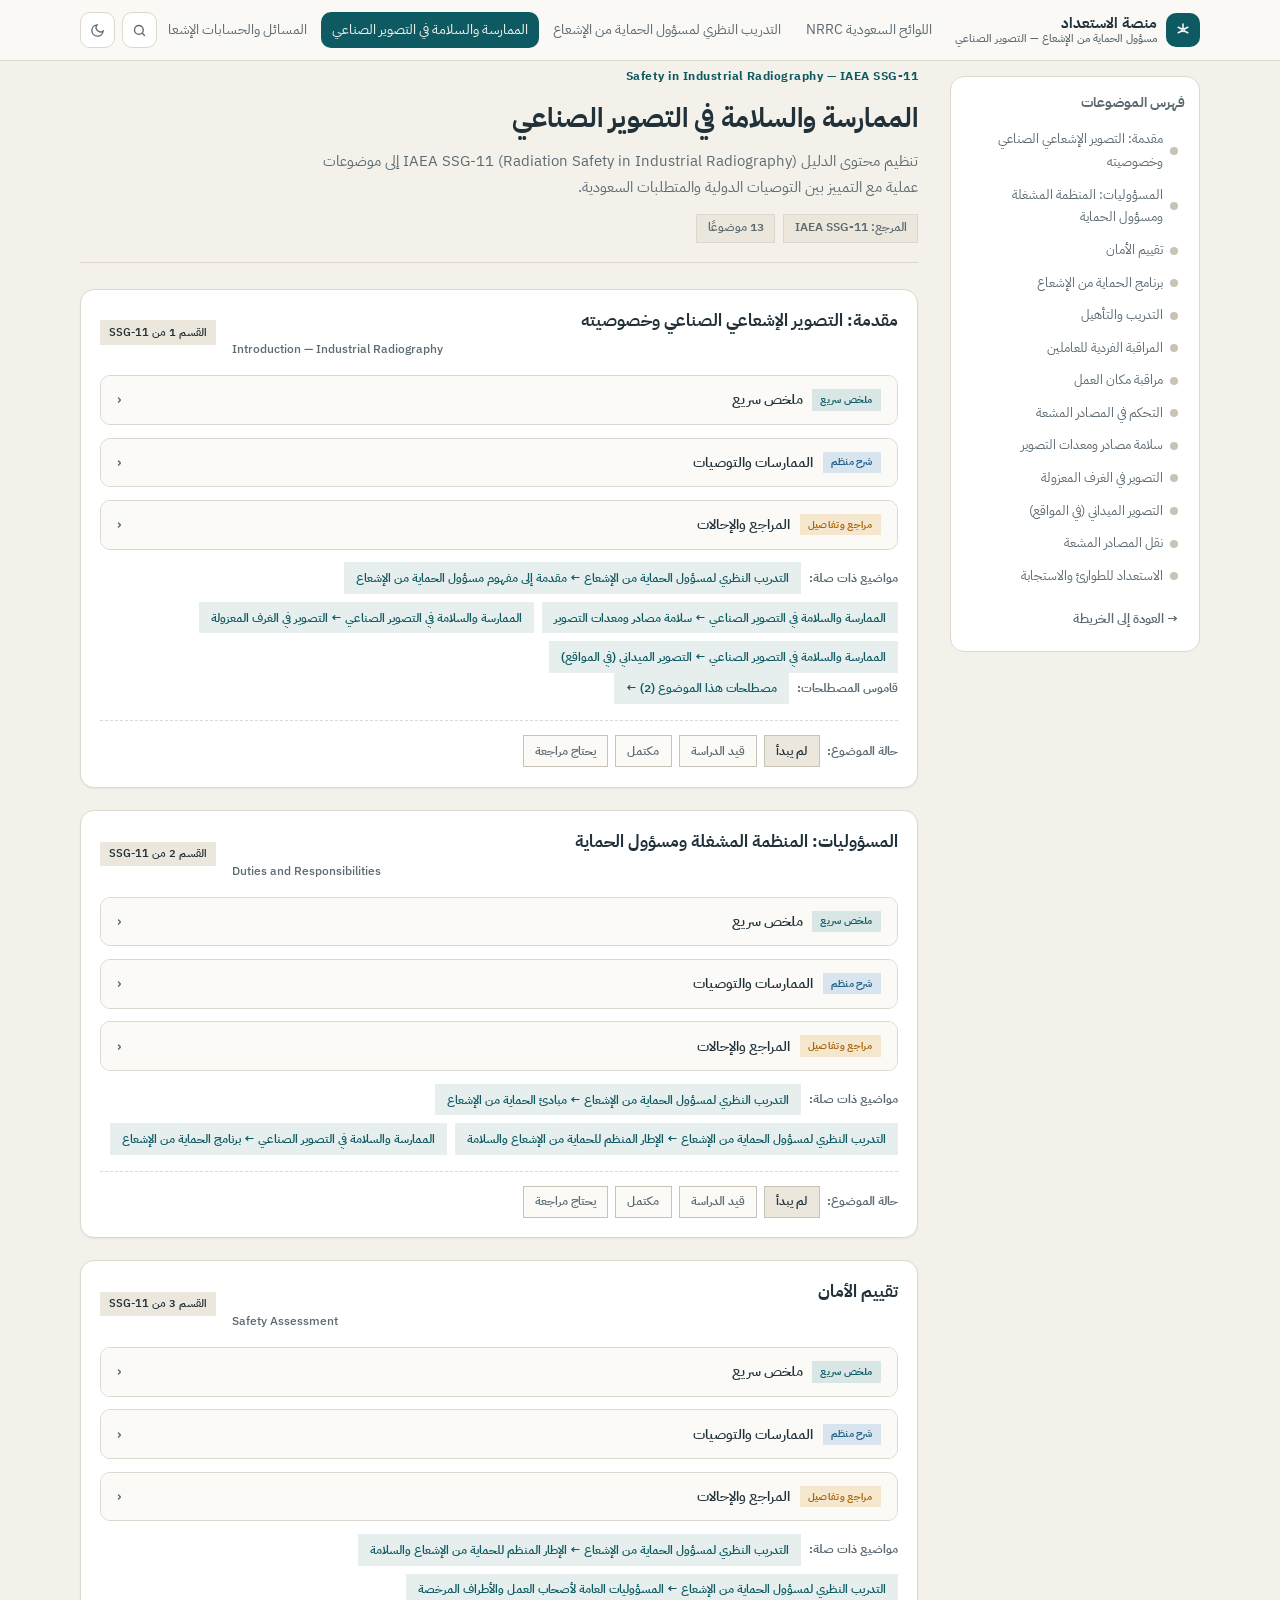
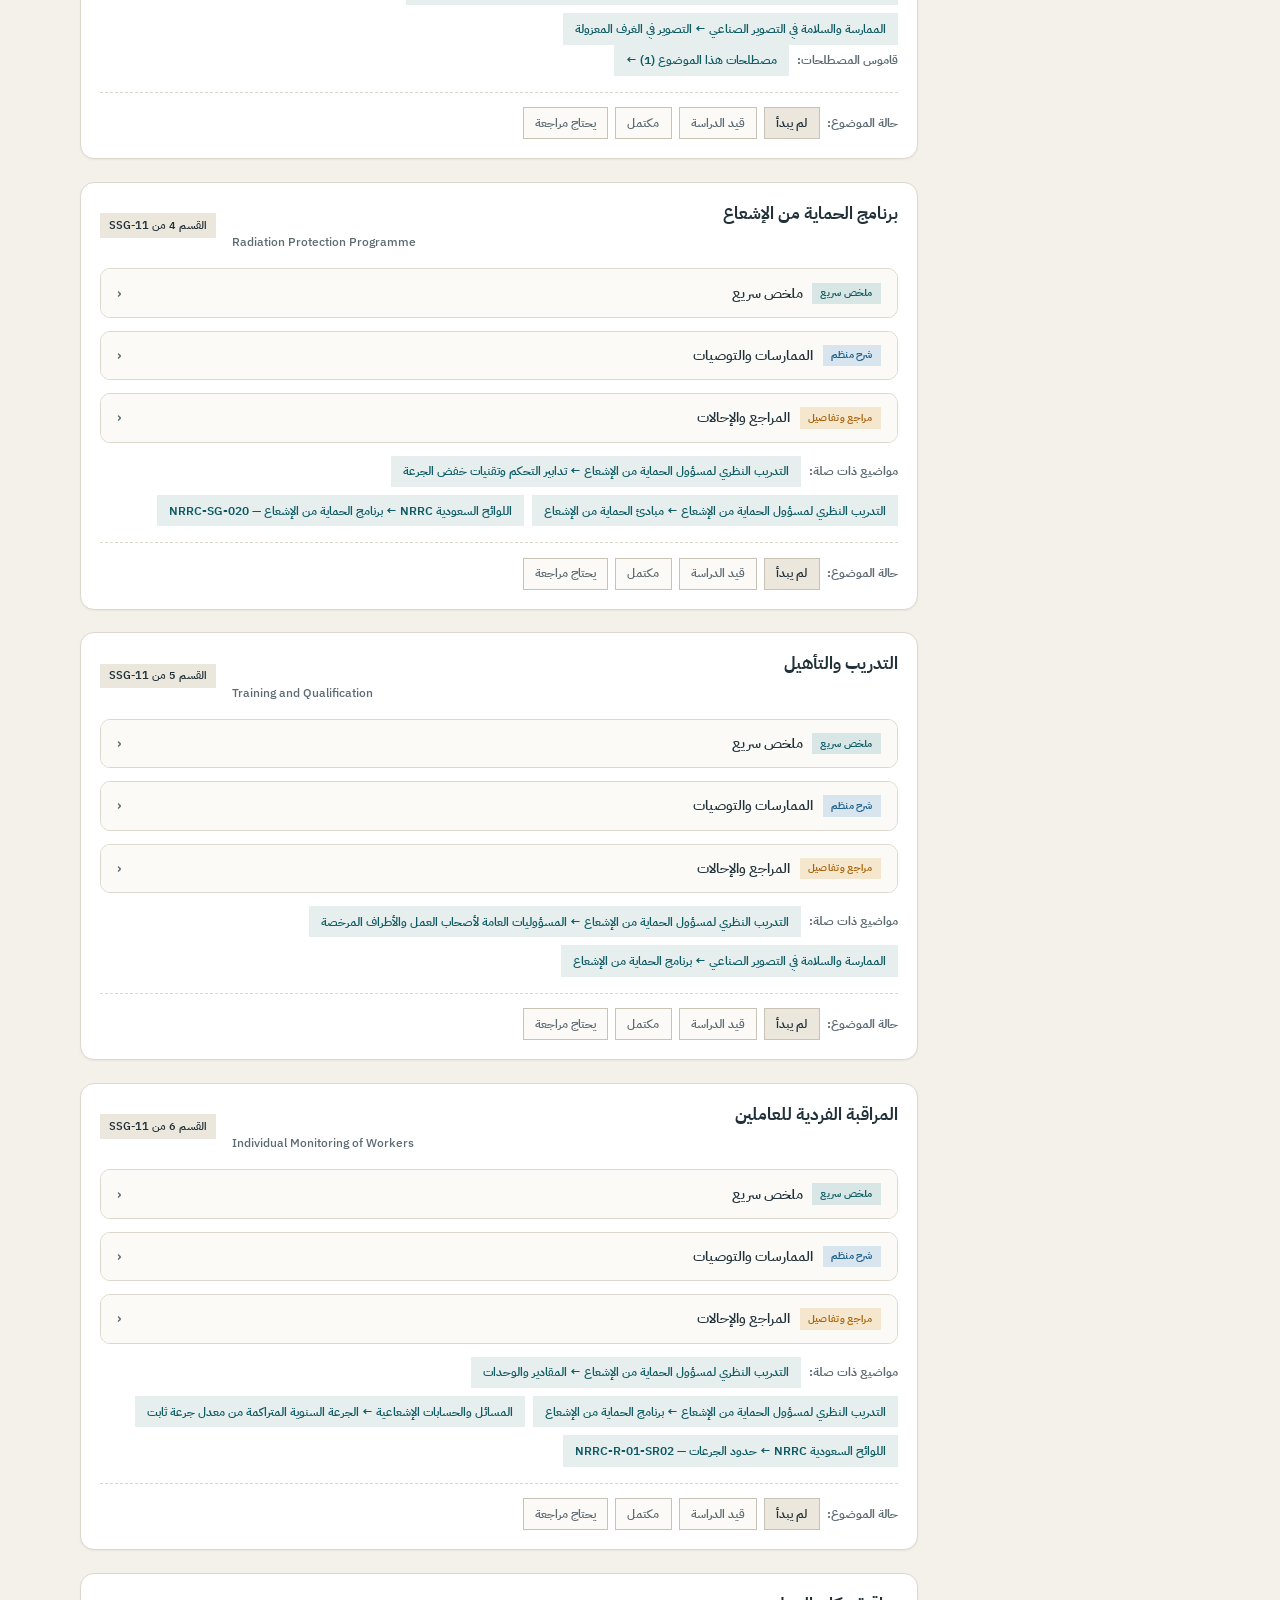
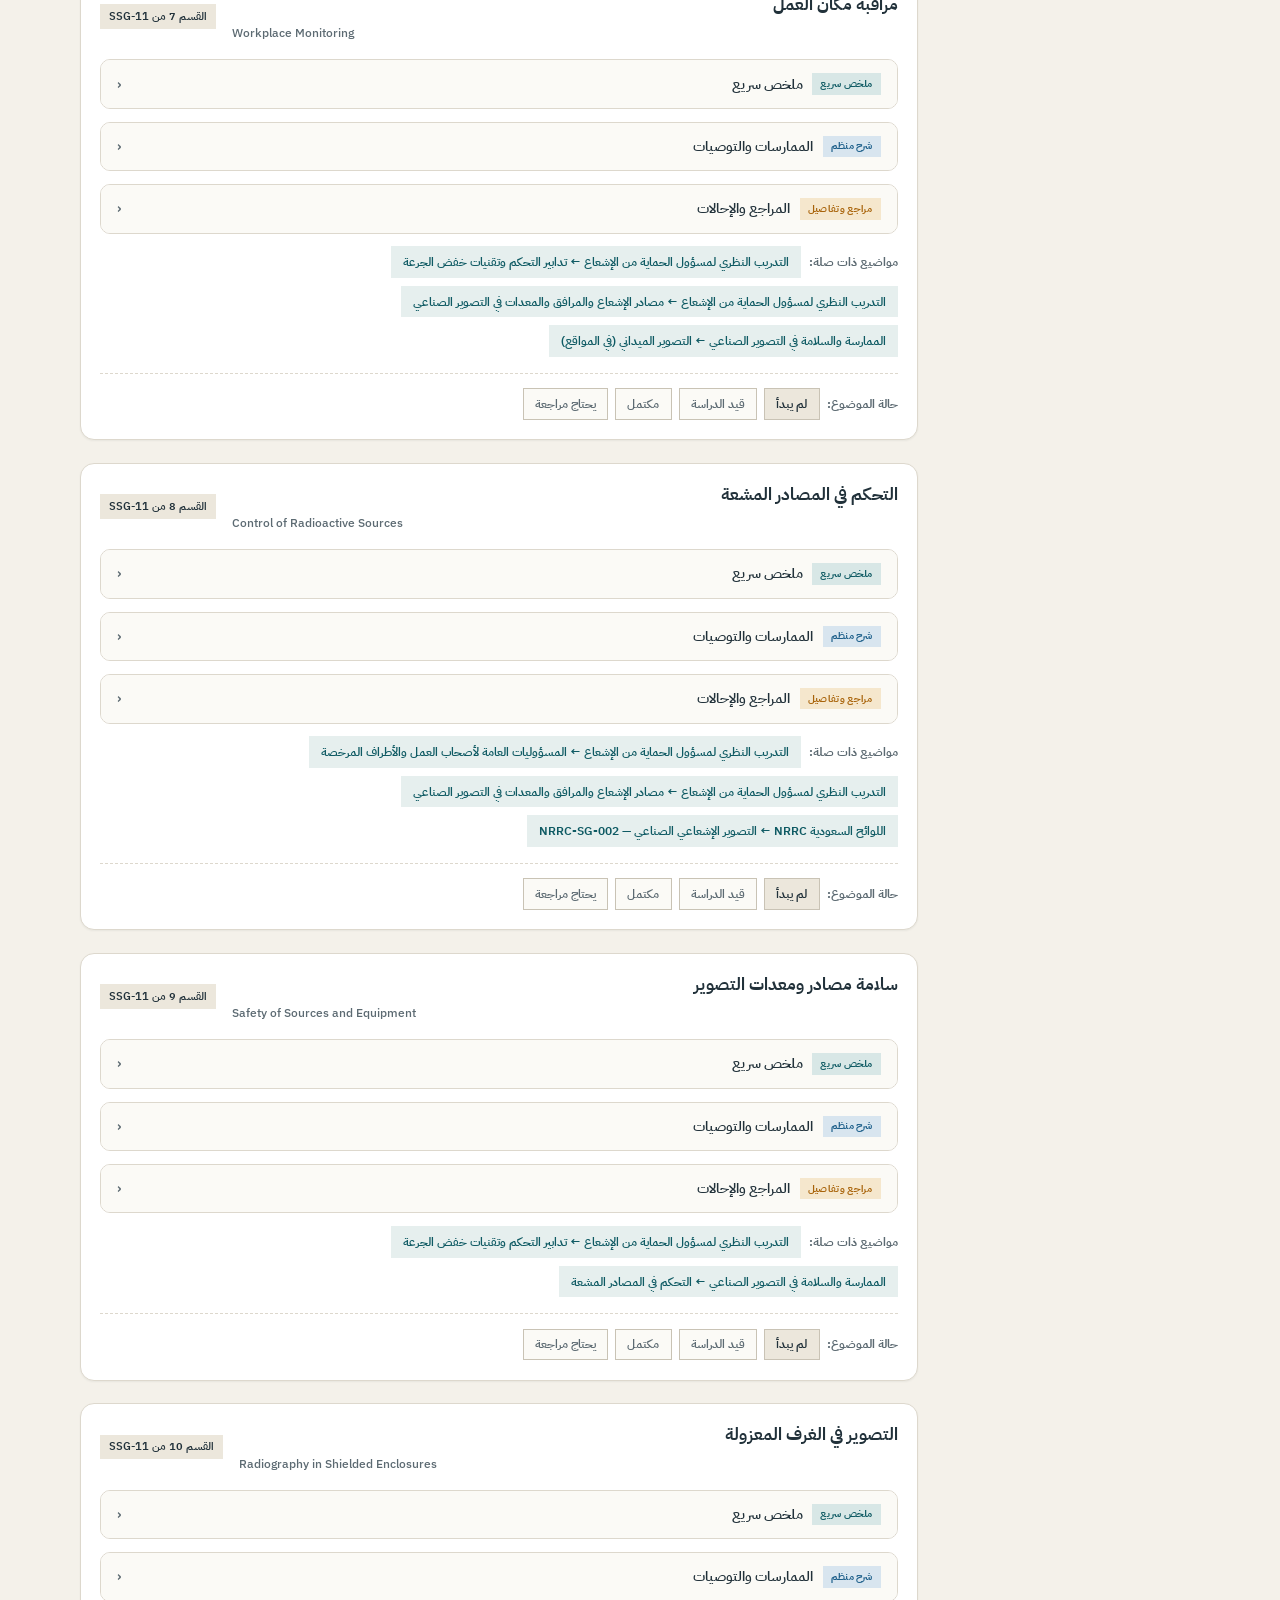
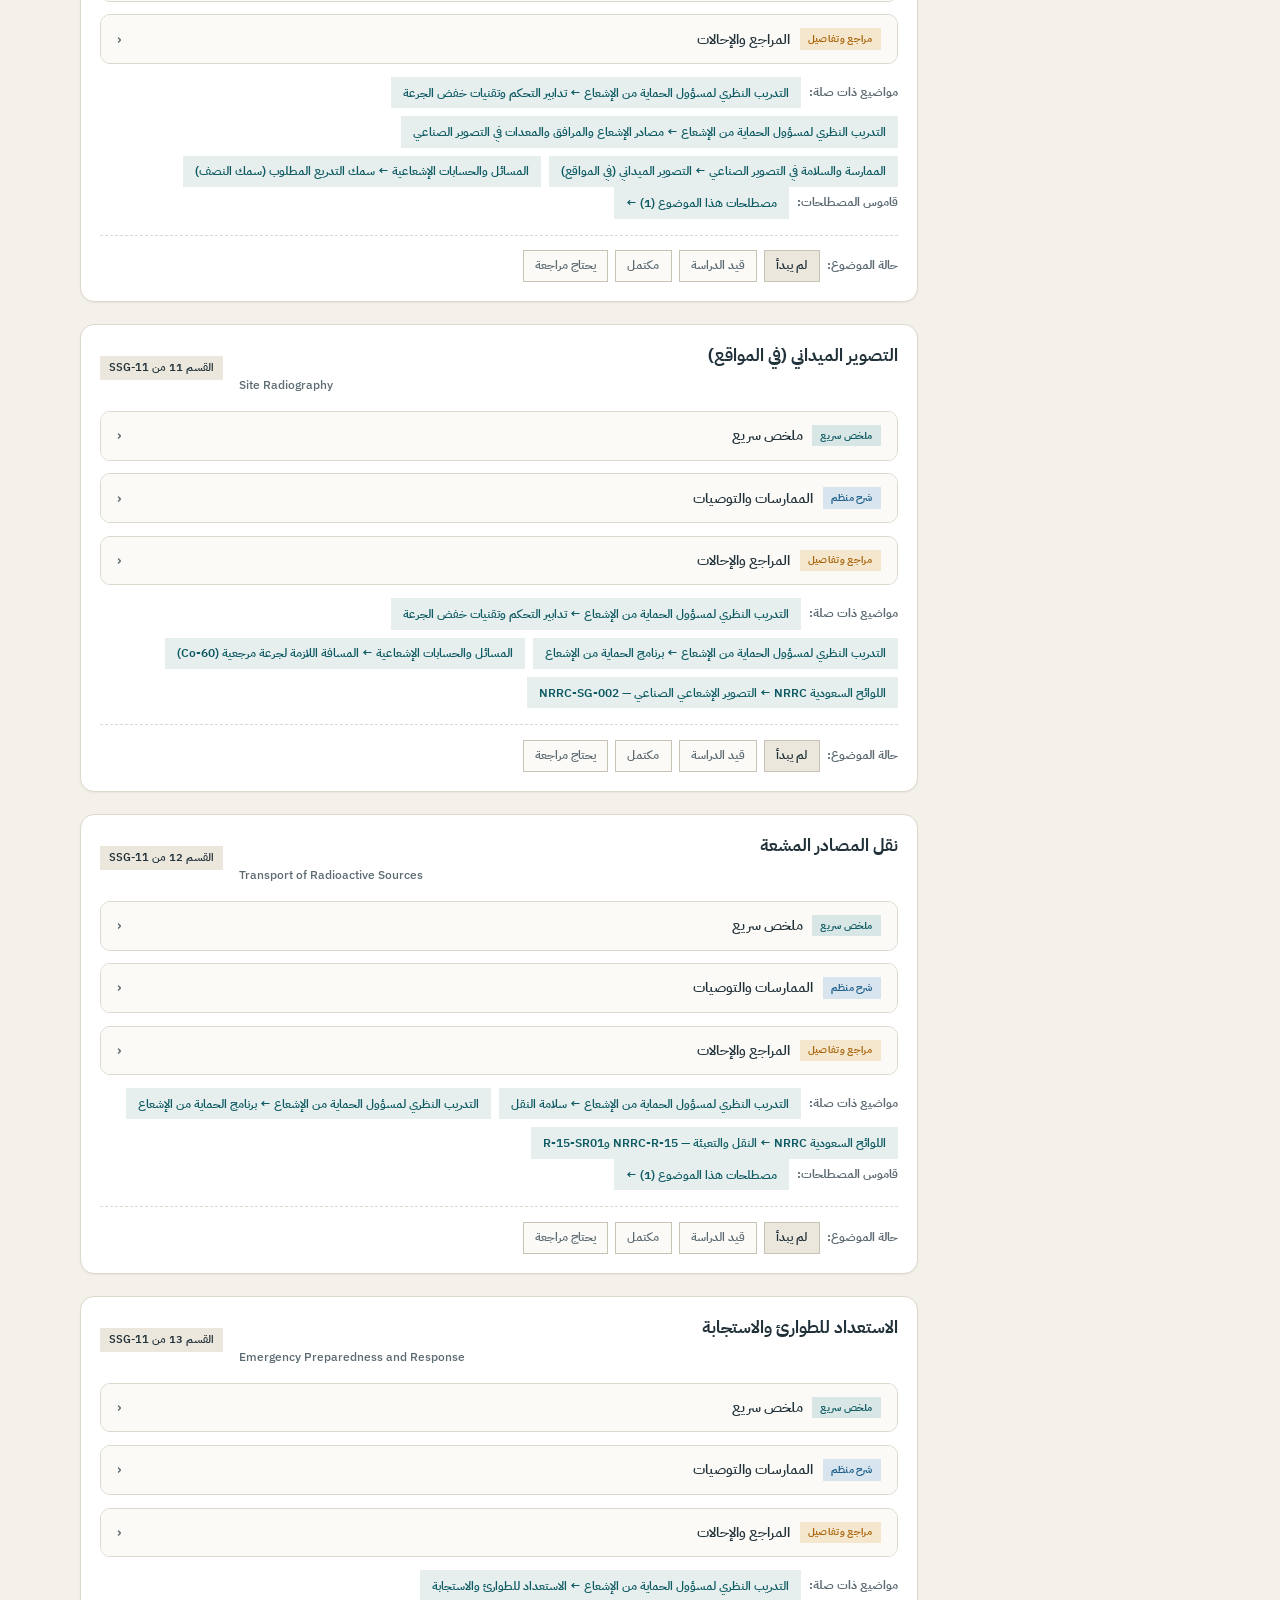
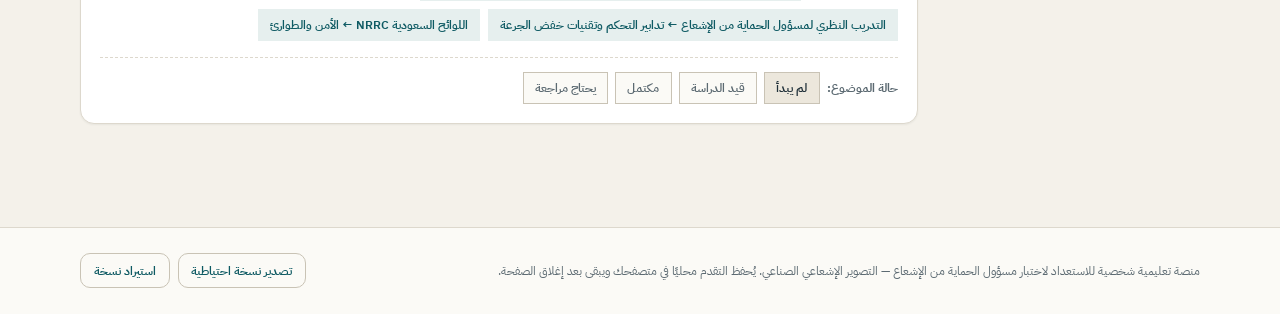
<file: ssg-11.html>
<!DOCTYPE html>
<html lang="ar" dir="rtl">
<head>
  <meta charset="UTF-8">
  <meta name="viewport" content="width=device-width, initial-scale=1.0">
  <meta name="description" content="الممارسة والسلامة في التصوير الإشعاعي الصناعي وفق دليل IAEA SSG-11">
  <title>الممارسة والسلامة SSG-11 — منصة الاستعداد لاختبار مسؤول الحماية من الإشعاع</title>
  <link rel="preconnect" href="https://fonts.googleapis.com">
  <link rel="preconnect" href="https://fonts.gstatic.com" crossorigin>
  <link href="https://fonts.googleapis.com/css2?family=IBM+Plex+Sans+Arabic:wght@400;500;600;700&family=IBM+Plex+Sans:wght@400;500;600&display=swap" rel="stylesheet">
  <link rel="icon" href="data:image/svg+xml,%3Csvg xmlns=%27http://www.w3.org/2000/svg%27 viewBox=%270 0 32 32%27%3E%3Crect width=%2732%27 height=%2732%27 rx=%277%27 fill=%27%230e5a63%27/%3E%3Ccircle cx=%2716%27 cy=%2716%27 r=%273%27 fill=%27%23f4f2ec%27/%3E%3Cpath d=%27M16 12.5V6M13.6 14 8 11M13.6 18 8 21M16 19.5V26M18.4 14 24 11M18.4 18 24 21%27 stroke=%27%23f4f2ec%27 stroke-width=%272.2%27 stroke-linecap=%27round%27/%3E%3C/svg%3E">
  <link rel="stylesheet" href="assets/css/style.css">
</head>
<body>
  <header class="site-header" data-header></header>
  <main data-main></main>
  <footer class="site-footer" data-footer></footer>
  <script src="assets/js/data/core.js"></script>
  <script src="assets/js/data/tcs85.js"></script>
  <script src="assets/js/data/ssg11.js"></script>
  <script src="assets/js/data/calculations.js"></script>
  <script src="assets/js/data/nrrc.js"></script>
  <script src="assets/js/data/qbank.js"></script>
  <script src="assets/js/data/vocab.js"></script>
  <script src="assets/js/safe-store.js"></script>
  <script src="assets/js/progress.js"></script>
  <script src="assets/js/search.js"></script>
  <script src="assets/js/ui.js"></script>
  <script src="assets/js/pages.js"></script>
  <script>boot('ssg11');</script>
<script data-pplx-inline-edit>
(function () {
  if (window === window.top) return;

  const allowedParentOrigins = ["https://www.perplexity.ai","https://perplexity.ai","https://testing.perplexity.ai","https://staging.perplexity.ai","https://*.preview.i.perplexity.ai","http://perplexity.localhost","http://localhost:1420","http://127.0.0.1:1420","http://localhost:3000","http://127.0.0.1:3000","http://localhost:5173","http://127.0.0.1:5173"];
  const MAX_FONT_BYTES = 500 * 1024;
  const MAX_TOTAL_FONT_BYTES = 2 * 1024 * 1024;
  const DEFAULT_LINE_HEIGHT = 16;
  let scrollForwarding = false;
  let scrollRaf = 0;
  let trustedTopOrigin = null;

  // Allow entries like "https://*.preview.i.perplexity.ai" — the wildcard
  // matches a single DNS label (no dots), so "https://*.foo" cannot stretch
  // across multiple labels.
  function matchesAllowedOrigin(origin) {
    if (!origin) return false;
    for (const entry of allowedParentOrigins) {
      if (!entry.includes("*")) {
        if (entry === origin) return true;
        continue;
      }
      const pattern = new RegExp(
        "^" +
          entry.replace(/[.+?^${}()|[\]\\]/g, "\\$&").replace(/\*/g, "[^.]+") +
          "$",
      );
      if (pattern.test(origin)) return true;
    }
    return false;
  }

  // Trust decision: when the sender is same-origin-visible (event.origin is a
  // real origin like https://www.perplexity.ai) we trust event.origin directly.
  // When event.origin is "null" (opaque broker srcdoc), we fall back to the
  // broker's stamped `parentOrigin` to identify the top window. The fallback
  // is claim-only — we rely on the browser's native `targetOrigin` enforcement
  // on the response path (see postToTrustedTop) to ensure replies can't be
  // delivered to anyone but the actual top window of that claimed origin.
  function getTrustedParentOrigin(event) {
    const forwardedParentOrigin =
      typeof event.data.parentOrigin === "string" ? event.data.parentOrigin : null;
    const parentOrigin = event.origin === "null" ? forwardedParentOrigin : event.origin;
    return matchesAllowedOrigin(parentOrigin) ? parentOrigin : null;
  }

  // All responses go to window.top with targetOrigin = the allowlisted origin.
  // An attacker that iframes us inside their own null-origin broker can claim
  // any parentOrigin they like, but the browser will drop the reply whenever
  // the real top's origin doesn't match — so the screenshot never leaves.
  function postToTrustedTop(message) {
    if (!trustedTopOrigin) return;
    try {
      window.top.postMessage(message, trustedTopOrigin);
    } catch (_error) {}
  }

  const PICK_CAPABILITIES = ["pick"];
  const PICK_CHAIN_LENGTH = 4;
  const PICK_MAX_TEXT_CHARS = 120;
  const PICK_MAX_HTML_CHARS = 300;

  function truncate(value, maxChars) {
    return value.length > maxChars ? value.slice(0, maxChars - 1) + "…" : value;
  }

  function isPickableElement(element) {
    return (
      element instanceof Element &&
      element !== document.documentElement &&
      element !== document.body
    );
  }

  function resolvePickTarget(x, y) {
    if (!Number.isFinite(x) || !Number.isFinite(y)) return null;
    const element = document.elementFromPoint(x, y);
    return isPickableElement(element) ? element.closest("svg") || element : null;
  }

  function pickLabel(element) {
    if (element.id) return element.localName + "#" + element.id;
    return [element.localName].concat(Array.from(element.classList).slice(0, 2)).join(".");
  }

  // Only attributes that help find the element in source. data-* values and URL
  // query strings or fragments can carry tokens.
  const PICK_ATTRIBUTES = new Set([
    "id",
    "class",
    "name",
    "type",
    "role",
    "alt",
    "aria-label",
    "href",
    "src",
  ]);

  function pickAttributeValue(attribute) {
    return attribute.name === "href" || attribute.name === "src"
      ? attribute.value.split(/[?#]/)[0]
      : attribute.value;
  }

  function describePickElement(element) {
    const chain = [];
    for (
      let current = element;
      isPickableElement(current) && chain.length < PICK_CHAIN_LENGTH;
      current = current.parentElement
    ) {
      chain.unshift(current);
    }
    const attributes = Array.from(element.attributes)
      .filter((attribute) => PICK_ATTRIBUTES.has(attribute.name))
      .map((attribute) => ` ${attribute.name}="${pickAttributeValue(attribute).replace(/"/g, "&quot;")}"`)
      .join("");
    const text = (element.innerText || element.textContent || "").replace(/\s+/g, " ").trim();
    return {
      chain: chain.map(pickLabel),
      html: truncate(`<${element.localName}${attributes}>`, PICK_MAX_HTML_CHARS),
      text: text ? truncate(text, PICK_MAX_TEXT_CHARS) : undefined,
    };
  }

  // Hover asks once per frame, and innerText on a large section forces layout,
  // so only the rect is re-read while the pointer stays on the same element.
  // Clicks ask for fresh details since the page may have changed the element.
  let lastPick = null;

  function describePickTarget(element, fresh) {
    if (fresh || lastPick?.element !== element) {
      lastPick = { element, details: describePickElement(element) };
    }
    const rect = element.getBoundingClientRect();
    return {
      rect: { x: rect.left, y: rect.top, width: rect.width, height: rect.height },
      ...lastPick.details,
    };
  }

  function inlineAll(original, clone) {
    if (original.nodeType !== 1 || clone.nodeType !== 1) return;

    try {
      const computedStyle = getComputedStyle(original);
      // cssText on a computed style is the serialized declaration in modern
      // Chromium/Safari — a single read beats enumerating ~400 longhand
      // properties. Firefox returns "" here, so we fall back on empty.
      const serialized = computedStyle.cssText;
      if (serialized) {
        clone.style.cssText = serialized;
      } else {
        const parts = new Array(computedStyle.length);
        for (let index = 0; index < computedStyle.length; index += 1) {
          const property = computedStyle[index];
          parts[index] = `${property}:${computedStyle.getPropertyValue(property)};`;
        }
        clone.style.cssText = parts.join("");
      }
    } catch (_error) {}

    const originalChildren = original.children;
    const clonedChildren = clone.children;
    for (
      let index = 0;
      index < originalChildren.length && index < clonedChildren.length;
      index += 1
    ) {
      inlineAll(originalChildren[index], clonedChildren[index]);
    }
  }

  function extractFontUrl(srcValue) {
    const matches = [
      ...srcValue.matchAll(
        /url\(["']?([^"')]+)["']?\)(?:\s*format\(["']?([^"')]+)["']?\))?/gi,
      ),
    ];
    if (matches.length === 0) return null;
    const woff2 = matches.find((m) => m[2] && m[2].toLowerCase().includes("woff2"));
    if (woff2) return woff2[1];
    const woff = matches.find((m) => m[2] && m[2].toLowerCase().includes("woff"));
    if (woff) return woff[1];
    return matches[0][1];
  }

  // Cache resolved font URL -> data URI across captures. Fonts on a page
  // essentially never change, and a batch run emits multiple captures back to
  // back — without this we'd refetch + re-base64 every time.
  const fontDataUriCache = new Map();
  const SRC_DECLARATION_RE = /src\s*:\s*[^;}]+/i;

  async function fetchAsDataUri(url) {
    if (fontDataUriCache.has(url)) return fontDataUriCache.get(url);
    let dataUri = null;
    try {
      const response = await fetch(url, { mode: "cors", credentials: "omit" });
      if (response.ok) {
        const blob = await response.blob();
        if (blob.size <= MAX_FONT_BYTES) {
          dataUri = await new Promise((resolve) => {
            const reader = new FileReader();
            reader.onloadend = () =>
              resolve(typeof reader.result === "string" ? reader.result : null);
            reader.onerror = () => resolve(null);
            reader.readAsDataURL(blob);
          });
        }
      }
    } catch (_error) {
      dataUri = null;
    }
    fontDataUriCache.set(url, dataUri);
    return dataUri;
  }

  function collectFontFaceRuleTexts() {
    const rules = [];
    for (const sheet of document.styleSheets) {
      let cssRules;
      try {
        cssRules = sheet.cssRules;
      } catch (_error) {
        continue;
      }
      if (!cssRules) continue;
      for (const rule of cssRules) {
        const cssText = rule.cssText || "";
        if (cssText.startsWith("@font-face")) rules.push(cssText);
      }
    }
    return rules;
  }

  async function buildInlinedFontCss() {
    const ruleTexts = collectFontFaceRuleTexts();
    if (ruleTexts.length === 0) return null;

    const resolved = ruleTexts.map((cssText) => {
      if (!SRC_DECLARATION_RE.test(cssText)) return null;
      const srcMatch = cssText.match(/src\s*:\s*([^;}]+)[;}]/i);
      if (!srcMatch) return null;
      const url = extractFontUrl(srcMatch[1]);
      if (!url) return null;
      try {
        return { cssText, url: new URL(url, document.baseURI).href };
      } catch (_error) {
        return null;
      }
    });

    const dataUris = await Promise.all(
      resolved.map((entry) => (entry ? fetchAsDataUri(entry.url) : Promise.resolve(null))),
    );

    const inlined = [];
    let totalBytes = 0;
    for (let index = 0; index < resolved.length; index += 1) {
      const entry = resolved[index];
      const dataUri = dataUris[index];
      if (!entry || !dataUri) continue;
      const approxBytes = dataUri.length * 0.75;
      if (totalBytes + approxBytes > MAX_TOTAL_FONT_BYTES) break;
      totalBytes += approxBytes;
      inlined.push(entry.cssText.replace(SRC_DECLARATION_RE, `src: url("${dataUri}")`));
    }
    return inlined.length > 0 ? inlined.join("\n") : null;
  }

  function stripExternal(clone) {
    const images = clone.querySelectorAll("img");
    for (let index = 0; index < images.length; index += 1) {
      const src = images[index].getAttribute("src");
      if (src && !src.startsWith("data:")) images[index].removeAttribute("src");
    }

    const elements = clone.querySelectorAll("*");
    for (let index = 0; index < elements.length; index += 1) {
      const style = elements[index].style.cssText;
      if (style && style.includes("url(")) {
        elements[index].style.cssText = style.replace(
          /url\(["']?(?!data:)[^)"']*["']?\)/gi,
          "none",
        );
      }
    }
  }

  function emitScroll() {
    scrollRaf = 0;
    if (!scrollForwarding) return;
    postToTrustedTop({
      type: "INLINE_EDIT_SCROLL",
      scrollX: window.scrollX,
      scrollY: window.scrollY,
      capabilities: PICK_CAPABILITIES,
    });
  }

  window.addEventListener(
    "scroll",
    function () {
      if (!scrollForwarding || scrollRaf) return;
      scrollRaf = requestAnimationFrame(emitScroll);
    },
    { passive: true, capture: true },
  );

  async function handleCaptureRequest(event) {
    const requestId = event.data.requestId;
    const scrollX = window.scrollX;
    const scrollY = window.scrollY;
    const width = window.innerWidth;
    const height = window.innerHeight;

    function postResult(dataUrl) {
      postToTrustedTop({
        type: "INLINE_EDIT_SCREENSHOT_RESULT",
        requestId,
        dataUrl,
        scrollX,
        scrollY,
      });
    }

    try {
      // Wait for any pending web fonts to resolve so both inline metrics and
      // the @font-face inlining below see the same loaded faces.
      if (document.fonts && document.fonts.ready) {
        try {
          await document.fonts.ready;
        } catch (_error) {}
      }

      const clone = document.documentElement.cloneNode(true);
      inlineAll(document.documentElement, clone);

      const removedNodes = clone.querySelectorAll("script,link[rel=\"stylesheet\"],style");
      for (let index = 0; index < removedNodes.length; index += 1) {
        removedNodes[index].remove();
      }

      stripExternal(clone);

      // Re-embed web fonts as data-URI @font-face rules so the SVG rasterizer
      // can resolve them — external font URLs aren't fetched during
      // foreignObject rendering, which would otherwise force a fallback face
      // and change text metrics.
      const inlinedFontCss = await buildInlinedFontCss();
      if (inlinedFontCss) {
        const styleEl = document.createElement("style");
        styleEl.textContent = inlinedFontCss;
        const head = clone.querySelector("head");
        if (head) head.appendChild(styleEl);
        else clone.insertBefore(styleEl, clone.firstChild);
      }

      const html = new XMLSerializer().serializeToString(clone);
      const svg =
        `<svg xmlns="http://www.w3.org/2000/svg" width="${width}" height="${height}">` +
        '<foreignObject width="100%" height="100%">' +
        `<div xmlns="http://www.w3.org/1999/xhtml" style="width:${width}px;height:${height}px;overflow:hidden">` +
        `<div style="position:relative;left:-${scrollX}px;top:-${scrollY}px">` +
        html +
        "</div></div></foreignObject></svg>";
      const svgUrl = `data:image/svg+xml;charset=utf-8,${encodeURIComponent(svg)}`;
      const image = new Image();
      image.onload = function () {
        const canvas = document.createElement("canvas");
        canvas.width = width;
        canvas.height = height;
        canvas.getContext("2d").drawImage(image, 0, 0);
        postResult(canvas.toDataURL("image/png"));
      };
      image.onerror = function () {
        postResult(null);
      };
      image.src = svgUrl;
    } catch (_error) {
      postResult(null);
    }
  }

  window.addEventListener("message", function (event) {
    if (!event.data) return;
    // Only accept messages from the direct parent frame. Blocks sibling /
    // unrelated-window postMessage senders that could otherwise reach us.
    if (event.source !== window.parent) return;

    const trustedParentOrigin = getTrustedParentOrigin(event);
    if (!trustedParentOrigin) return;
    trustedTopOrigin = trustedParentOrigin;

    if (event.data.type === "INLINE_EDIT_PICK") {
      const element = resolvePickTarget(event.data.x, event.data.y);
      postToTrustedTop({
        type: "INLINE_EDIT_PICK_RESULT",
        seq: event.data.seq,
        target: element ? describePickTarget(element, event.data.fresh === true) : null,
      });
      return;
    }

    if (event.data.type === "INLINE_EDIT_SCROLL_START") {
      scrollForwarding = true;
      emitScroll();
      return;
    }

    if (event.data.type === "INLINE_EDIT_SCROLL_STOP") {
      scrollForwarding = false;
      if (scrollRaf) cancelAnimationFrame(scrollRaf);
      scrollRaf = 0;
      return;
    }

    if (event.data.type === "INLINE_EDIT_SCROLL_BY") {
      const { deltaX, deltaY, deltaMode } = event.data;
      if (!scrollForwarding || !Number.isFinite(deltaX) || !Number.isFinite(deltaY)) return;
      if (deltaMode !== 0 && deltaMode !== 1 && deltaMode !== 2) return;
      const lineHeight =
        parseFloat(getComputedStyle(document.documentElement).lineHeight) || DEFAULT_LINE_HEIGHT;
      const scaleX = deltaMode === 1 ? lineHeight : deltaMode === 2 ? window.innerWidth : 1;
      const scaleY = deltaMode === 1 ? lineHeight : deltaMode === 2 ? window.innerHeight : 1;
      // The selection overlay receives the wheel event instead of this iframe.
      // Instant scrolling preserves trackpad deltas even on smooth-scroll sites.
      window.scrollBy({ left: deltaX * scaleX, top: deltaY * scaleY, behavior: "instant" });
      emitScroll();
      return;
    }

    if (event.data.type !== "INLINE_EDIT_CAPTURE_REQUEST") return;

    handleCaptureRequest(event);
  });
})();


</script></body>
</html>
</file>
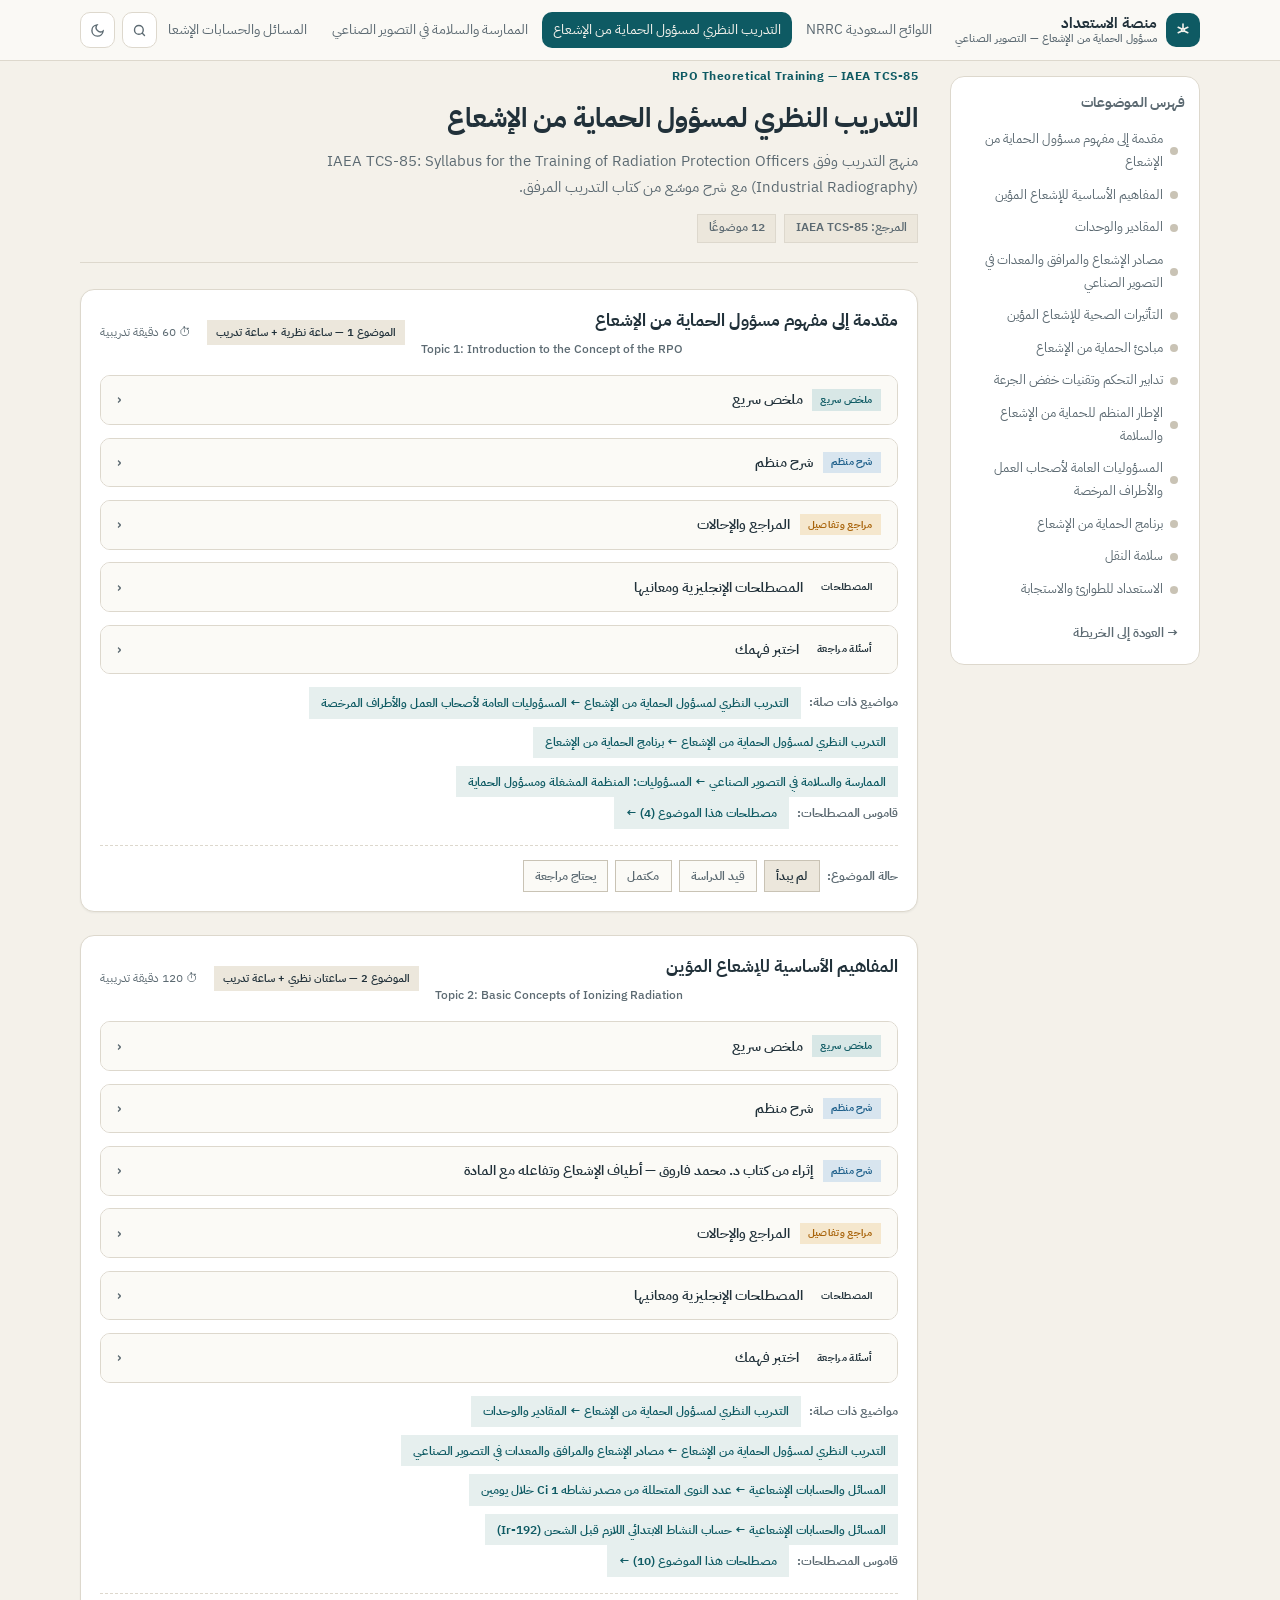
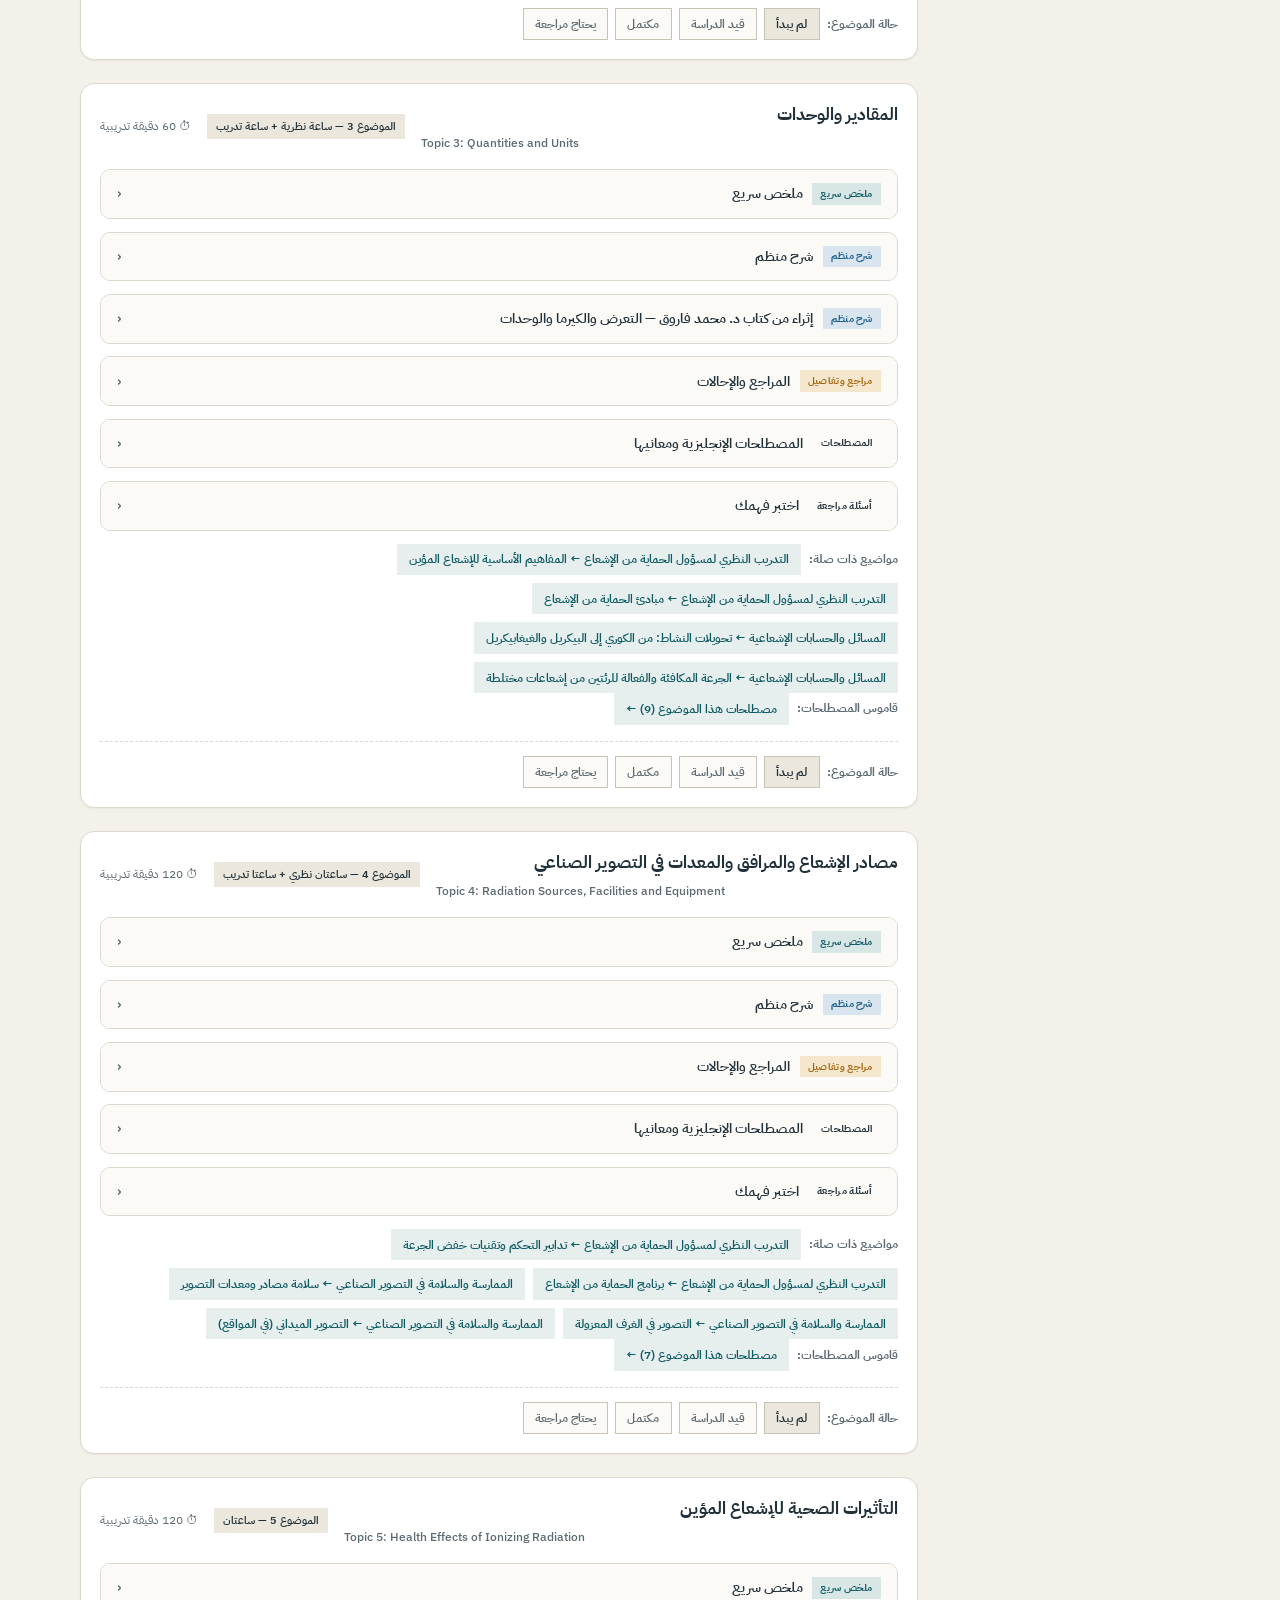
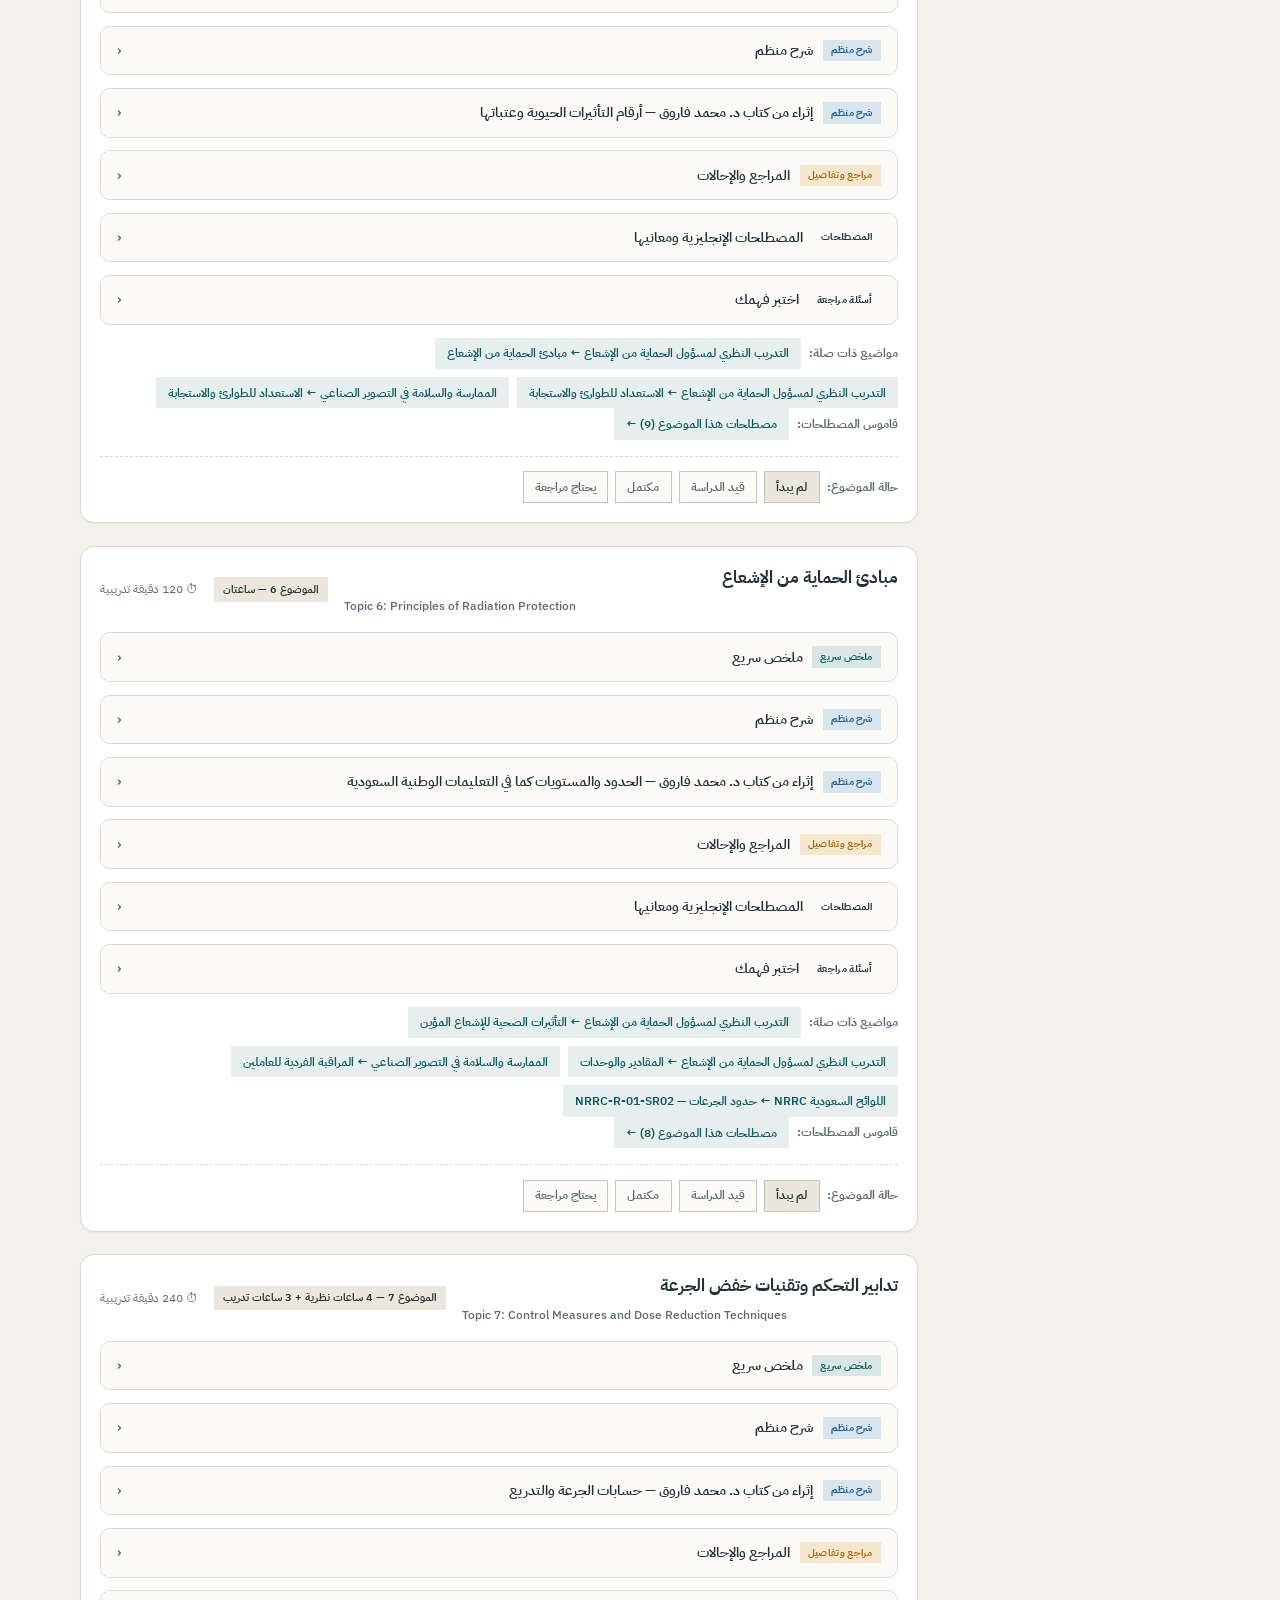
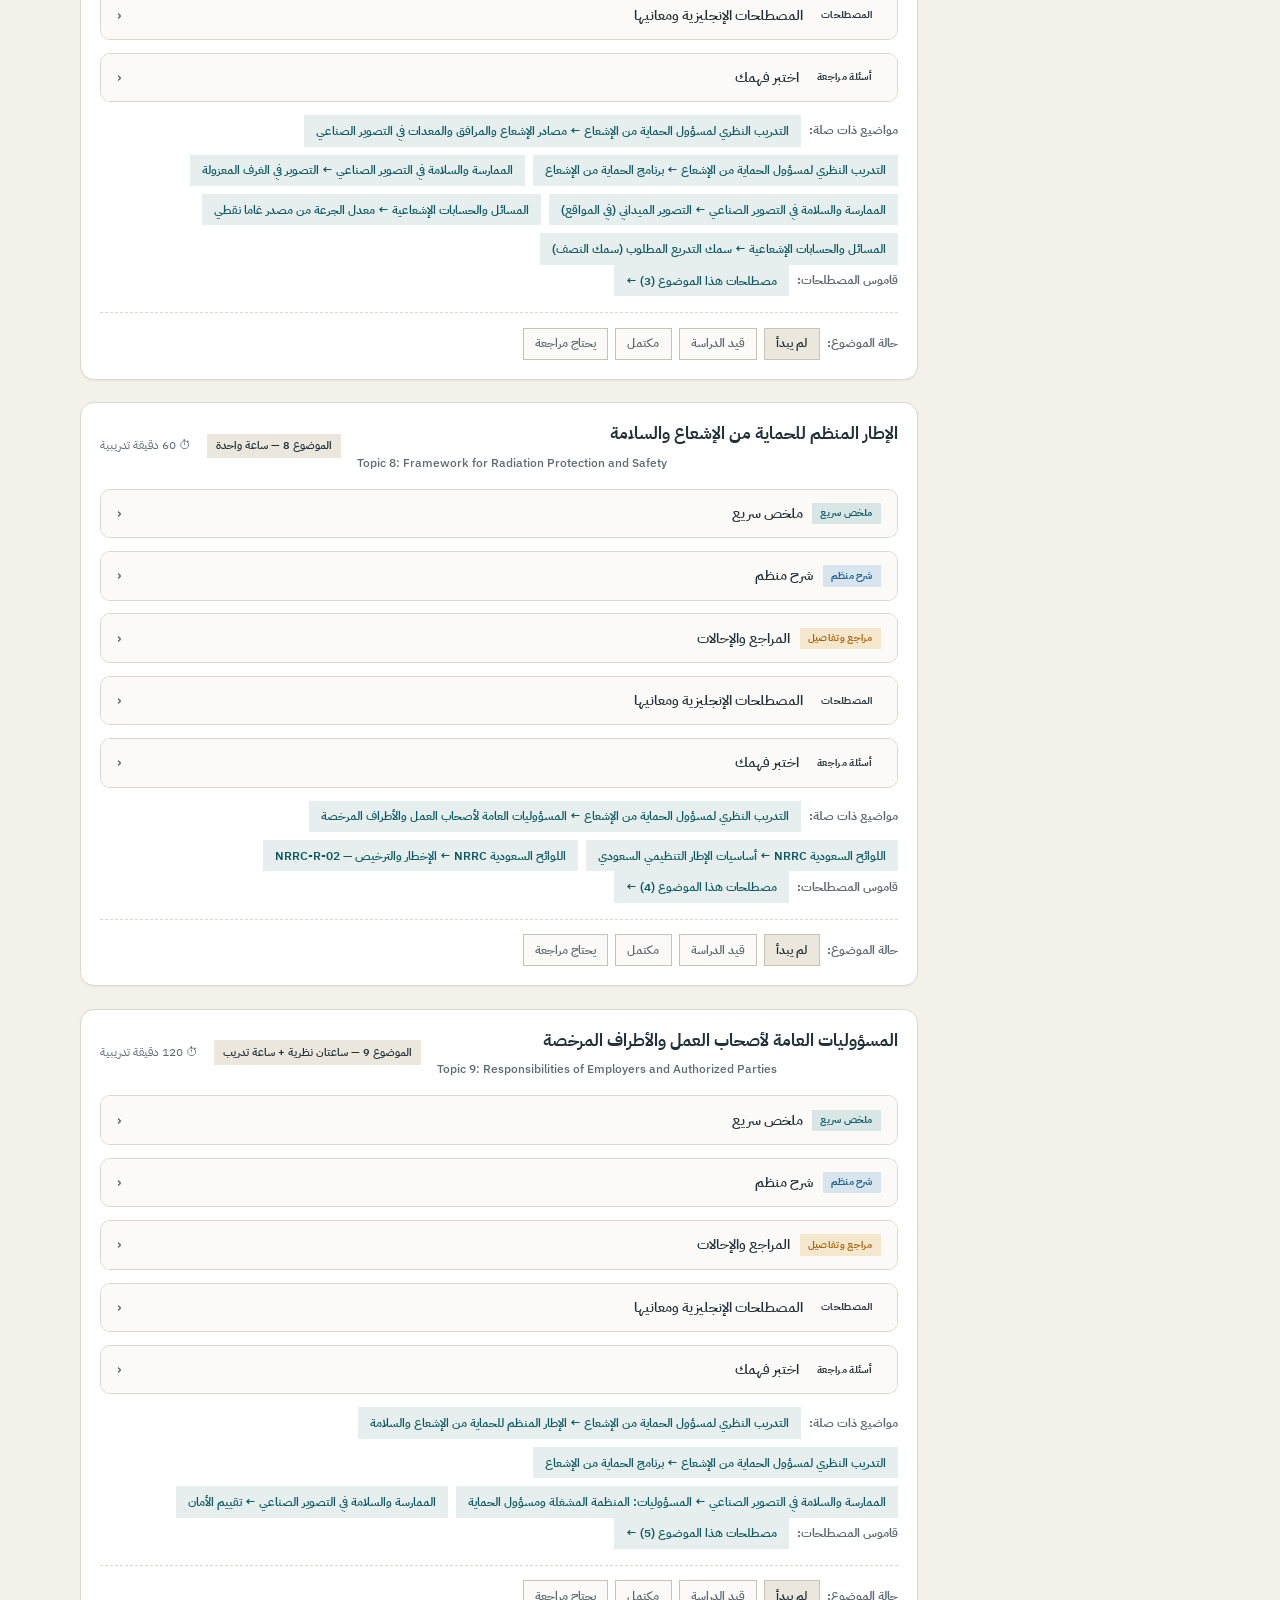
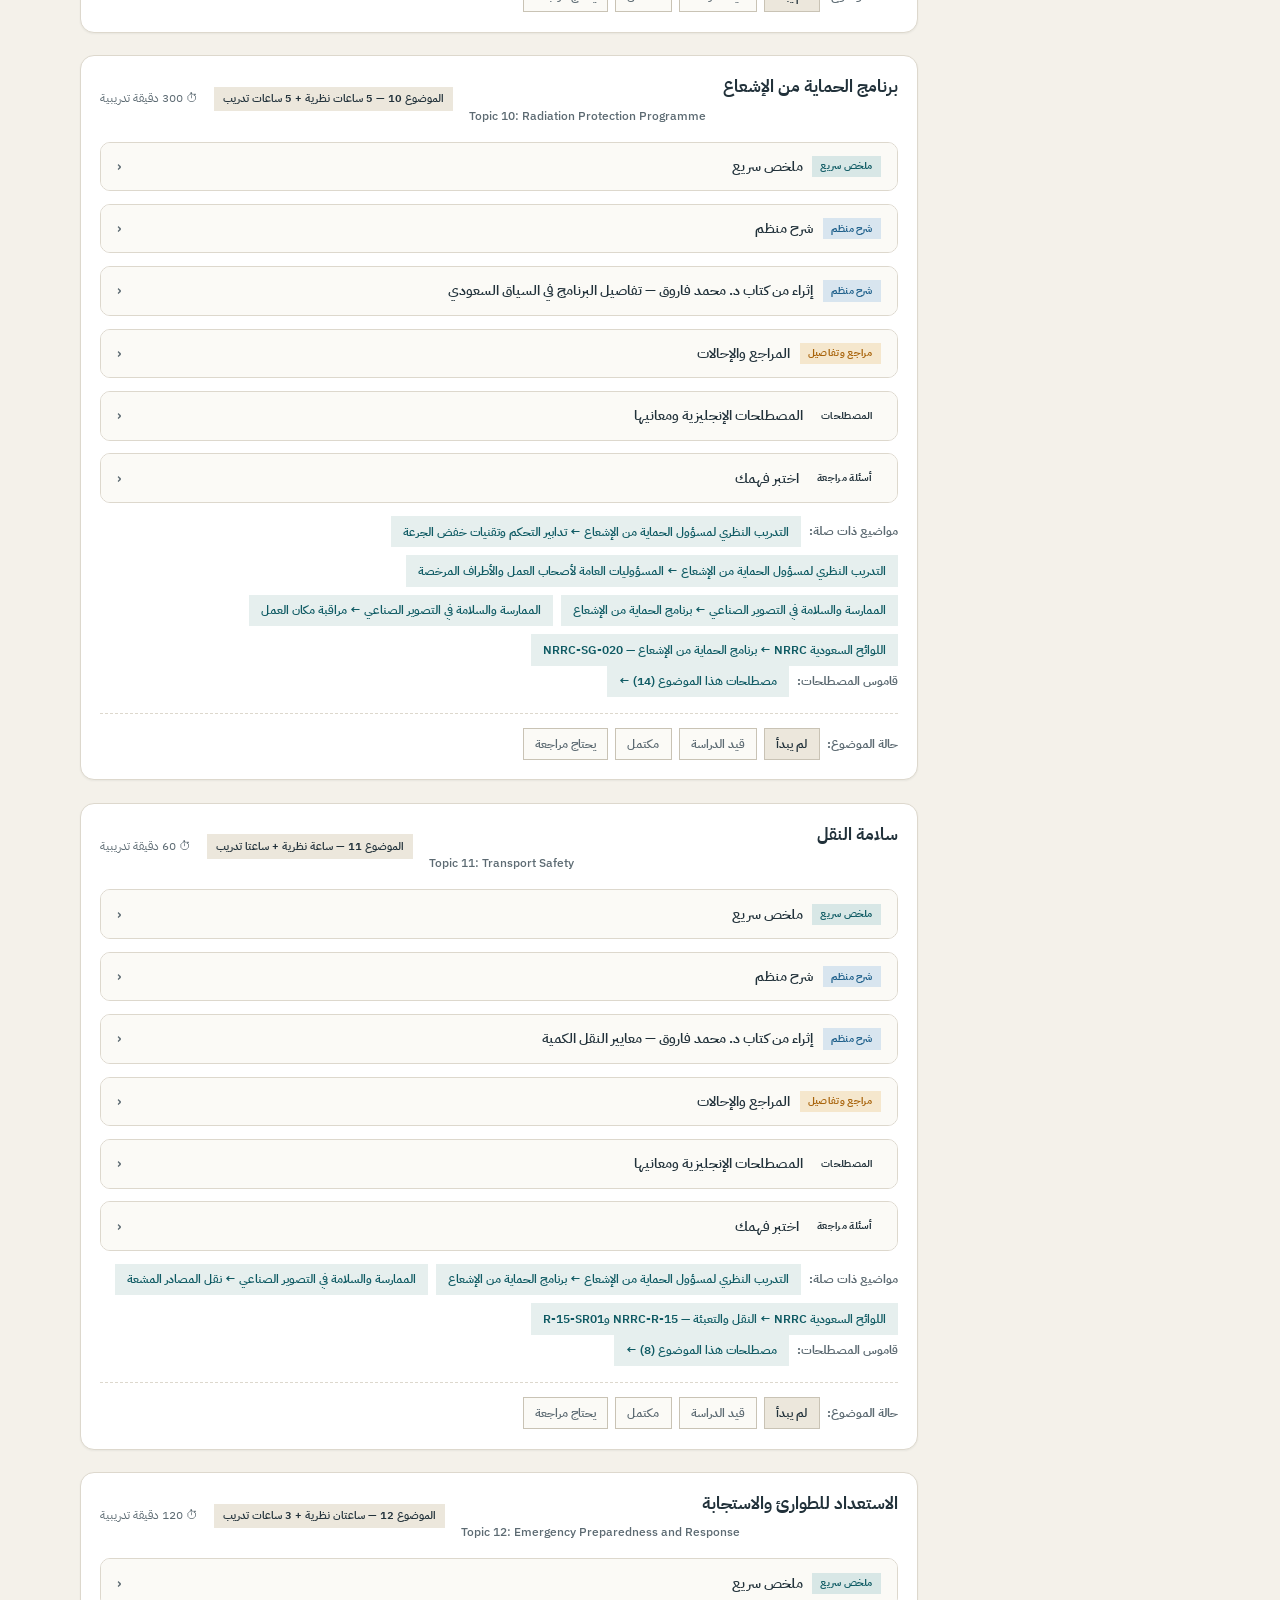
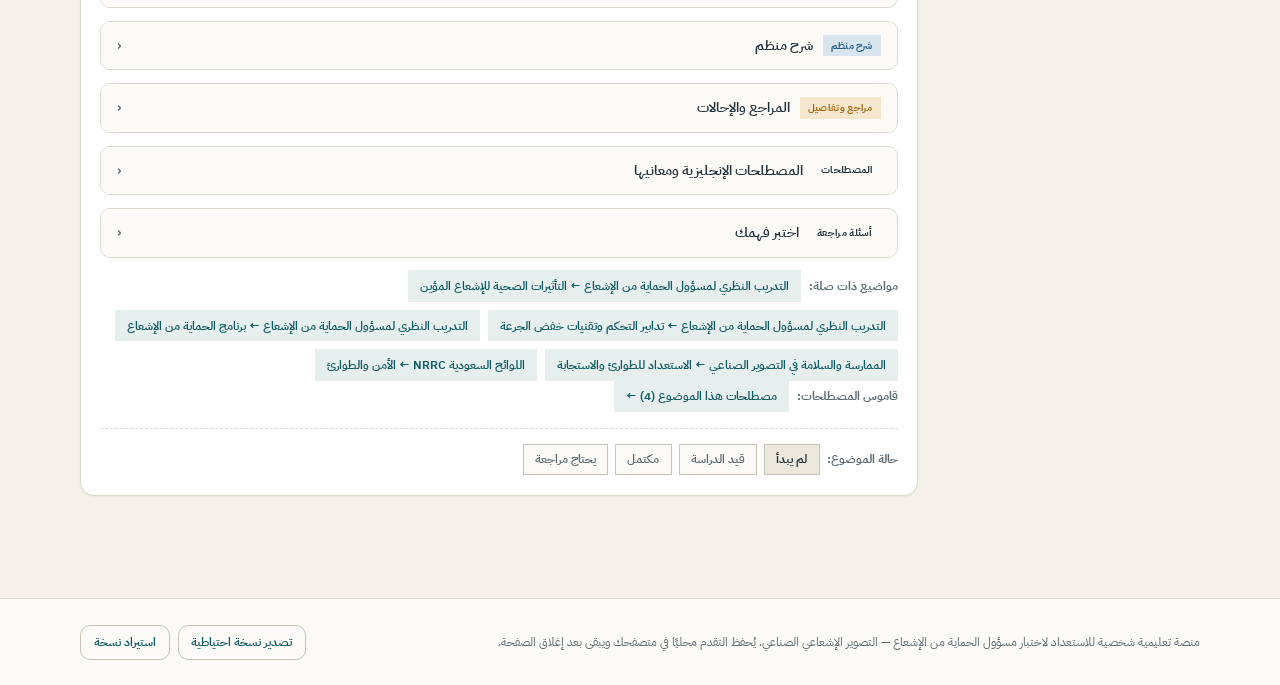
<file: tcs-85.html>
<!DOCTYPE html>
<html lang="ar" dir="rtl">
<head>
  <meta charset="UTF-8">
  <meta name="viewport" content="width=device-width, initial-scale=1.0">
  <meta name="description" content="التدريب النظري لمسؤول الحماية من الإشعاع وفق منهج IAEA TCS-85">
  <title>التدريب النظري TCS-85 — منصة الاستعداد لاختبار مسؤول الحماية من الإشعاع</title>
  <link rel="preconnect" href="https://fonts.googleapis.com">
  <link rel="preconnect" href="https://fonts.gstatic.com" crossorigin>
  <link href="https://fonts.googleapis.com/css2?family=IBM+Plex+Sans+Arabic:wght@400;500;600;700&family=IBM+Plex+Sans:wght@400;500;600&display=swap" rel="stylesheet">
  <link rel="icon" href="data:image/svg+xml,%3Csvg xmlns=%27http://www.w3.org/2000/svg%27 viewBox=%270 0 32 32%27%3E%3Crect width=%2732%27 height=%2732%27 rx=%277%27 fill=%27%230e5a63%27/%3E%3Ccircle cx=%2716%27 cy=%2716%27 r=%273%27 fill=%27%23f4f2ec%27/%3E%3Cpath d=%27M16 12.5V6M13.6 14 8 11M13.6 18 8 21M16 19.5V26M18.4 14 24 11M18.4 18 24 21%27 stroke=%27%23f4f2ec%27 stroke-width=%272.2%27 stroke-linecap=%27round%27/%3E%3C/svg%3E">
  <link rel="stylesheet" href="assets/css/style.css">
</head>
<body>
  <header class="site-header" data-header></header>
  <main data-main></main>
  <footer class="site-footer" data-footer></footer>
  <script src="assets/js/data/core.js"></script>
  <script src="assets/js/data/tcs85.js"></script>
  <script src="assets/js/data/ssg11.js"></script>
  <script src="assets/js/data/calculations.js"></script>
  <script src="assets/js/data/nrrc.js"></script>
  <script src="assets/js/data/qbank.js"></script>
  <script src="assets/js/data/vocab.js"></script>
  <script src="assets/js/safe-store.js"></script>
  <script src="assets/js/progress.js"></script>
  <script src="assets/js/search.js"></script>
  <script src="assets/js/ui.js"></script>
  <script src="assets/js/pages.js"></script>
  <script>boot('tcs85');</script>
<script data-pplx-inline-edit>
(function () {
  if (window === window.top) return;

  const allowedParentOrigins = ["https://www.perplexity.ai","https://perplexity.ai","https://testing.perplexity.ai","https://staging.perplexity.ai","https://*.preview.i.perplexity.ai","http://perplexity.localhost","http://localhost:1420","http://127.0.0.1:1420","http://localhost:3000","http://127.0.0.1:3000","http://localhost:5173","http://127.0.0.1:5173"];
  const MAX_FONT_BYTES = 500 * 1024;
  const MAX_TOTAL_FONT_BYTES = 2 * 1024 * 1024;
  const DEFAULT_LINE_HEIGHT = 16;
  let scrollForwarding = false;
  let scrollRaf = 0;
  let trustedTopOrigin = null;

  // Allow entries like "https://*.preview.i.perplexity.ai" — the wildcard
  // matches a single DNS label (no dots), so "https://*.foo" cannot stretch
  // across multiple labels.
  function matchesAllowedOrigin(origin) {
    if (!origin) return false;
    for (const entry of allowedParentOrigins) {
      if (!entry.includes("*")) {
        if (entry === origin) return true;
        continue;
      }
      const pattern = new RegExp(
        "^" +
          entry.replace(/[.+?^${}()|[\]\\]/g, "\\$&").replace(/\*/g, "[^.]+") +
          "$",
      );
      if (pattern.test(origin)) return true;
    }
    return false;
  }

  // Trust decision: when the sender is same-origin-visible (event.origin is a
  // real origin like https://www.perplexity.ai) we trust event.origin directly.
  // When event.origin is "null" (opaque broker srcdoc), we fall back to the
  // broker's stamped `parentOrigin` to identify the top window. The fallback
  // is claim-only — we rely on the browser's native `targetOrigin` enforcement
  // on the response path (see postToTrustedTop) to ensure replies can't be
  // delivered to anyone but the actual top window of that claimed origin.
  function getTrustedParentOrigin(event) {
    const forwardedParentOrigin =
      typeof event.data.parentOrigin === "string" ? event.data.parentOrigin : null;
    const parentOrigin = event.origin === "null" ? forwardedParentOrigin : event.origin;
    return matchesAllowedOrigin(parentOrigin) ? parentOrigin : null;
  }

  // All responses go to window.top with targetOrigin = the allowlisted origin.
  // An attacker that iframes us inside their own null-origin broker can claim
  // any parentOrigin they like, but the browser will drop the reply whenever
  // the real top's origin doesn't match — so the screenshot never leaves.
  function postToTrustedTop(message) {
    if (!trustedTopOrigin) return;
    try {
      window.top.postMessage(message, trustedTopOrigin);
    } catch (_error) {}
  }

  const PICK_CAPABILITIES = ["pick"];
  const PICK_CHAIN_LENGTH = 4;
  const PICK_MAX_TEXT_CHARS = 120;
  const PICK_MAX_HTML_CHARS = 300;

  function truncate(value, maxChars) {
    return value.length > maxChars ? value.slice(0, maxChars - 1) + "…" : value;
  }

  function isPickableElement(element) {
    return (
      element instanceof Element &&
      element !== document.documentElement &&
      element !== document.body
    );
  }

  function resolvePickTarget(x, y) {
    if (!Number.isFinite(x) || !Number.isFinite(y)) return null;
    const element = document.elementFromPoint(x, y);
    return isPickableElement(element) ? element.closest("svg") || element : null;
  }

  function pickLabel(element) {
    if (element.id) return element.localName + "#" + element.id;
    return [element.localName].concat(Array.from(element.classList).slice(0, 2)).join(".");
  }

  // Only attributes that help find the element in source. data-* values and URL
  // query strings or fragments can carry tokens.
  const PICK_ATTRIBUTES = new Set([
    "id",
    "class",
    "name",
    "type",
    "role",
    "alt",
    "aria-label",
    "href",
    "src",
  ]);

  function pickAttributeValue(attribute) {
    return attribute.name === "href" || attribute.name === "src"
      ? attribute.value.split(/[?#]/)[0]
      : attribute.value;
  }

  function describePickElement(element) {
    const chain = [];
    for (
      let current = element;
      isPickableElement(current) && chain.length < PICK_CHAIN_LENGTH;
      current = current.parentElement
    ) {
      chain.unshift(current);
    }
    const attributes = Array.from(element.attributes)
      .filter((attribute) => PICK_ATTRIBUTES.has(attribute.name))
      .map((attribute) => ` ${attribute.name}="${pickAttributeValue(attribute).replace(/"/g, "&quot;")}"`)
      .join("");
    const text = (element.innerText || element.textContent || "").replace(/\s+/g, " ").trim();
    return {
      chain: chain.map(pickLabel),
      html: truncate(`<${element.localName}${attributes}>`, PICK_MAX_HTML_CHARS),
      text: text ? truncate(text, PICK_MAX_TEXT_CHARS) : undefined,
    };
  }

  // Hover asks once per frame, and innerText on a large section forces layout,
  // so only the rect is re-read while the pointer stays on the same element.
  // Clicks ask for fresh details since the page may have changed the element.
  let lastPick = null;

  function describePickTarget(element, fresh) {
    if (fresh || lastPick?.element !== element) {
      lastPick = { element, details: describePickElement(element) };
    }
    const rect = element.getBoundingClientRect();
    return {
      rect: { x: rect.left, y: rect.top, width: rect.width, height: rect.height },
      ...lastPick.details,
    };
  }

  function inlineAll(original, clone) {
    if (original.nodeType !== 1 || clone.nodeType !== 1) return;

    try {
      const computedStyle = getComputedStyle(original);
      // cssText on a computed style is the serialized declaration in modern
      // Chromium/Safari — a single read beats enumerating ~400 longhand
      // properties. Firefox returns "" here, so we fall back on empty.
      const serialized = computedStyle.cssText;
      if (serialized) {
        clone.style.cssText = serialized;
      } else {
        const parts = new Array(computedStyle.length);
        for (let index = 0; index < computedStyle.length; index += 1) {
          const property = computedStyle[index];
          parts[index] = `${property}:${computedStyle.getPropertyValue(property)};`;
        }
        clone.style.cssText = parts.join("");
      }
    } catch (_error) {}

    const originalChildren = original.children;
    const clonedChildren = clone.children;
    for (
      let index = 0;
      index < originalChildren.length && index < clonedChildren.length;
      index += 1
    ) {
      inlineAll(originalChildren[index], clonedChildren[index]);
    }
  }

  function extractFontUrl(srcValue) {
    const matches = [
      ...srcValue.matchAll(
        /url\(["']?([^"')]+)["']?\)(?:\s*format\(["']?([^"')]+)["']?\))?/gi,
      ),
    ];
    if (matches.length === 0) return null;
    const woff2 = matches.find((m) => m[2] && m[2].toLowerCase().includes("woff2"));
    if (woff2) return woff2[1];
    const woff = matches.find((m) => m[2] && m[2].toLowerCase().includes("woff"));
    if (woff) return woff[1];
    return matches[0][1];
  }

  // Cache resolved font URL -> data URI across captures. Fonts on a page
  // essentially never change, and a batch run emits multiple captures back to
  // back — without this we'd refetch + re-base64 every time.
  const fontDataUriCache = new Map();
  const SRC_DECLARATION_RE = /src\s*:\s*[^;}]+/i;

  async function fetchAsDataUri(url) {
    if (fontDataUriCache.has(url)) return fontDataUriCache.get(url);
    let dataUri = null;
    try {
      const response = await fetch(url, { mode: "cors", credentials: "omit" });
      if (response.ok) {
        const blob = await response.blob();
        if (blob.size <= MAX_FONT_BYTES) {
          dataUri = await new Promise((resolve) => {
            const reader = new FileReader();
            reader.onloadend = () =>
              resolve(typeof reader.result === "string" ? reader.result : null);
            reader.onerror = () => resolve(null);
            reader.readAsDataURL(blob);
          });
        }
      }
    } catch (_error) {
      dataUri = null;
    }
    fontDataUriCache.set(url, dataUri);
    return dataUri;
  }

  function collectFontFaceRuleTexts() {
    const rules = [];
    for (const sheet of document.styleSheets) {
      let cssRules;
      try {
        cssRules = sheet.cssRules;
      } catch (_error) {
        continue;
      }
      if (!cssRules) continue;
      for (const rule of cssRules) {
        const cssText = rule.cssText || "";
        if (cssText.startsWith("@font-face")) rules.push(cssText);
      }
    }
    return rules;
  }

  async function buildInlinedFontCss() {
    const ruleTexts = collectFontFaceRuleTexts();
    if (ruleTexts.length === 0) return null;

    const resolved = ruleTexts.map((cssText) => {
      if (!SRC_DECLARATION_RE.test(cssText)) return null;
      const srcMatch = cssText.match(/src\s*:\s*([^;}]+)[;}]/i);
      if (!srcMatch) return null;
      const url = extractFontUrl(srcMatch[1]);
      if (!url) return null;
      try {
        return { cssText, url: new URL(url, document.baseURI).href };
      } catch (_error) {
        return null;
      }
    });

    const dataUris = await Promise.all(
      resolved.map((entry) => (entry ? fetchAsDataUri(entry.url) : Promise.resolve(null))),
    );

    const inlined = [];
    let totalBytes = 0;
    for (let index = 0; index < resolved.length; index += 1) {
      const entry = resolved[index];
      const dataUri = dataUris[index];
      if (!entry || !dataUri) continue;
      const approxBytes = dataUri.length * 0.75;
      if (totalBytes + approxBytes > MAX_TOTAL_FONT_BYTES) break;
      totalBytes += approxBytes;
      inlined.push(entry.cssText.replace(SRC_DECLARATION_RE, `src: url("${dataUri}")`));
    }
    return inlined.length > 0 ? inlined.join("\n") : null;
  }

  function stripExternal(clone) {
    const images = clone.querySelectorAll("img");
    for (let index = 0; index < images.length; index += 1) {
      const src = images[index].getAttribute("src");
      if (src && !src.startsWith("data:")) images[index].removeAttribute("src");
    }

    const elements = clone.querySelectorAll("*");
    for (let index = 0; index < elements.length; index += 1) {
      const style = elements[index].style.cssText;
      if (style && style.includes("url(")) {
        elements[index].style.cssText = style.replace(
          /url\(["']?(?!data:)[^)"']*["']?\)/gi,
          "none",
        );
      }
    }
  }

  function emitScroll() {
    scrollRaf = 0;
    if (!scrollForwarding) return;
    postToTrustedTop({
      type: "INLINE_EDIT_SCROLL",
      scrollX: window.scrollX,
      scrollY: window.scrollY,
      capabilities: PICK_CAPABILITIES,
    });
  }

  window.addEventListener(
    "scroll",
    function () {
      if (!scrollForwarding || scrollRaf) return;
      scrollRaf = requestAnimationFrame(emitScroll);
    },
    { passive: true, capture: true },
  );

  async function handleCaptureRequest(event) {
    const requestId = event.data.requestId;
    const scrollX = window.scrollX;
    const scrollY = window.scrollY;
    const width = window.innerWidth;
    const height = window.innerHeight;

    function postResult(dataUrl) {
      postToTrustedTop({
        type: "INLINE_EDIT_SCREENSHOT_RESULT",
        requestId,
        dataUrl,
        scrollX,
        scrollY,
      });
    }

    try {
      // Wait for any pending web fonts to resolve so both inline metrics and
      // the @font-face inlining below see the same loaded faces.
      if (document.fonts && document.fonts.ready) {
        try {
          await document.fonts.ready;
        } catch (_error) {}
      }

      const clone = document.documentElement.cloneNode(true);
      inlineAll(document.documentElement, clone);

      const removedNodes = clone.querySelectorAll("script,link[rel=\"stylesheet\"],style");
      for (let index = 0; index < removedNodes.length; index += 1) {
        removedNodes[index].remove();
      }

      stripExternal(clone);

      // Re-embed web fonts as data-URI @font-face rules so the SVG rasterizer
      // can resolve them — external font URLs aren't fetched during
      // foreignObject rendering, which would otherwise force a fallback face
      // and change text metrics.
      const inlinedFontCss = await buildInlinedFontCss();
      if (inlinedFontCss) {
        const styleEl = document.createElement("style");
        styleEl.textContent = inlinedFontCss;
        const head = clone.querySelector("head");
        if (head) head.appendChild(styleEl);
        else clone.insertBefore(styleEl, clone.firstChild);
      }

      const html = new XMLSerializer().serializeToString(clone);
      const svg =
        `<svg xmlns="http://www.w3.org/2000/svg" width="${width}" height="${height}">` +
        '<foreignObject width="100%" height="100%">' +
        `<div xmlns="http://www.w3.org/1999/xhtml" style="width:${width}px;height:${height}px;overflow:hidden">` +
        `<div style="position:relative;left:-${scrollX}px;top:-${scrollY}px">` +
        html +
        "</div></div></foreignObject></svg>";
      const svgUrl = `data:image/svg+xml;charset=utf-8,${encodeURIComponent(svg)}`;
      const image = new Image();
      image.onload = function () {
        const canvas = document.createElement("canvas");
        canvas.width = width;
        canvas.height = height;
        canvas.getContext("2d").drawImage(image, 0, 0);
        postResult(canvas.toDataURL("image/png"));
      };
      image.onerror = function () {
        postResult(null);
      };
      image.src = svgUrl;
    } catch (_error) {
      postResult(null);
    }
  }

  window.addEventListener("message", function (event) {
    if (!event.data) return;
    // Only accept messages from the direct parent frame. Blocks sibling /
    // unrelated-window postMessage senders that could otherwise reach us.
    if (event.source !== window.parent) return;

    const trustedParentOrigin = getTrustedParentOrigin(event);
    if (!trustedParentOrigin) return;
    trustedTopOrigin = trustedParentOrigin;

    if (event.data.type === "INLINE_EDIT_PICK") {
      const element = resolvePickTarget(event.data.x, event.data.y);
      postToTrustedTop({
        type: "INLINE_EDIT_PICK_RESULT",
        seq: event.data.seq,
        target: element ? describePickTarget(element, event.data.fresh === true) : null,
      });
      return;
    }

    if (event.data.type === "INLINE_EDIT_SCROLL_START") {
      scrollForwarding = true;
      emitScroll();
      return;
    }

    if (event.data.type === "INLINE_EDIT_SCROLL_STOP") {
      scrollForwarding = false;
      if (scrollRaf) cancelAnimationFrame(scrollRaf);
      scrollRaf = 0;
      return;
    }

    if (event.data.type === "INLINE_EDIT_SCROLL_BY") {
      const { deltaX, deltaY, deltaMode } = event.data;
      if (!scrollForwarding || !Number.isFinite(deltaX) || !Number.isFinite(deltaY)) return;
      if (deltaMode !== 0 && deltaMode !== 1 && deltaMode !== 2) return;
      const lineHeight =
        parseFloat(getComputedStyle(document.documentElement).lineHeight) || DEFAULT_LINE_HEIGHT;
      const scaleX = deltaMode === 1 ? lineHeight : deltaMode === 2 ? window.innerWidth : 1;
      const scaleY = deltaMode === 1 ? lineHeight : deltaMode === 2 ? window.innerHeight : 1;
      // The selection overlay receives the wheel event instead of this iframe.
      // Instant scrolling preserves trackpad deltas even on smooth-scroll sites.
      window.scrollBy({ left: deltaX * scaleX, top: deltaY * scaleY, behavior: "instant" });
      emitScroll();
      return;
    }

    if (event.data.type !== "INLINE_EDIT_CAPTURE_REQUEST") return;

    handleCaptureRequest(event);
  });
})();


</script></body>
</html>
</file>
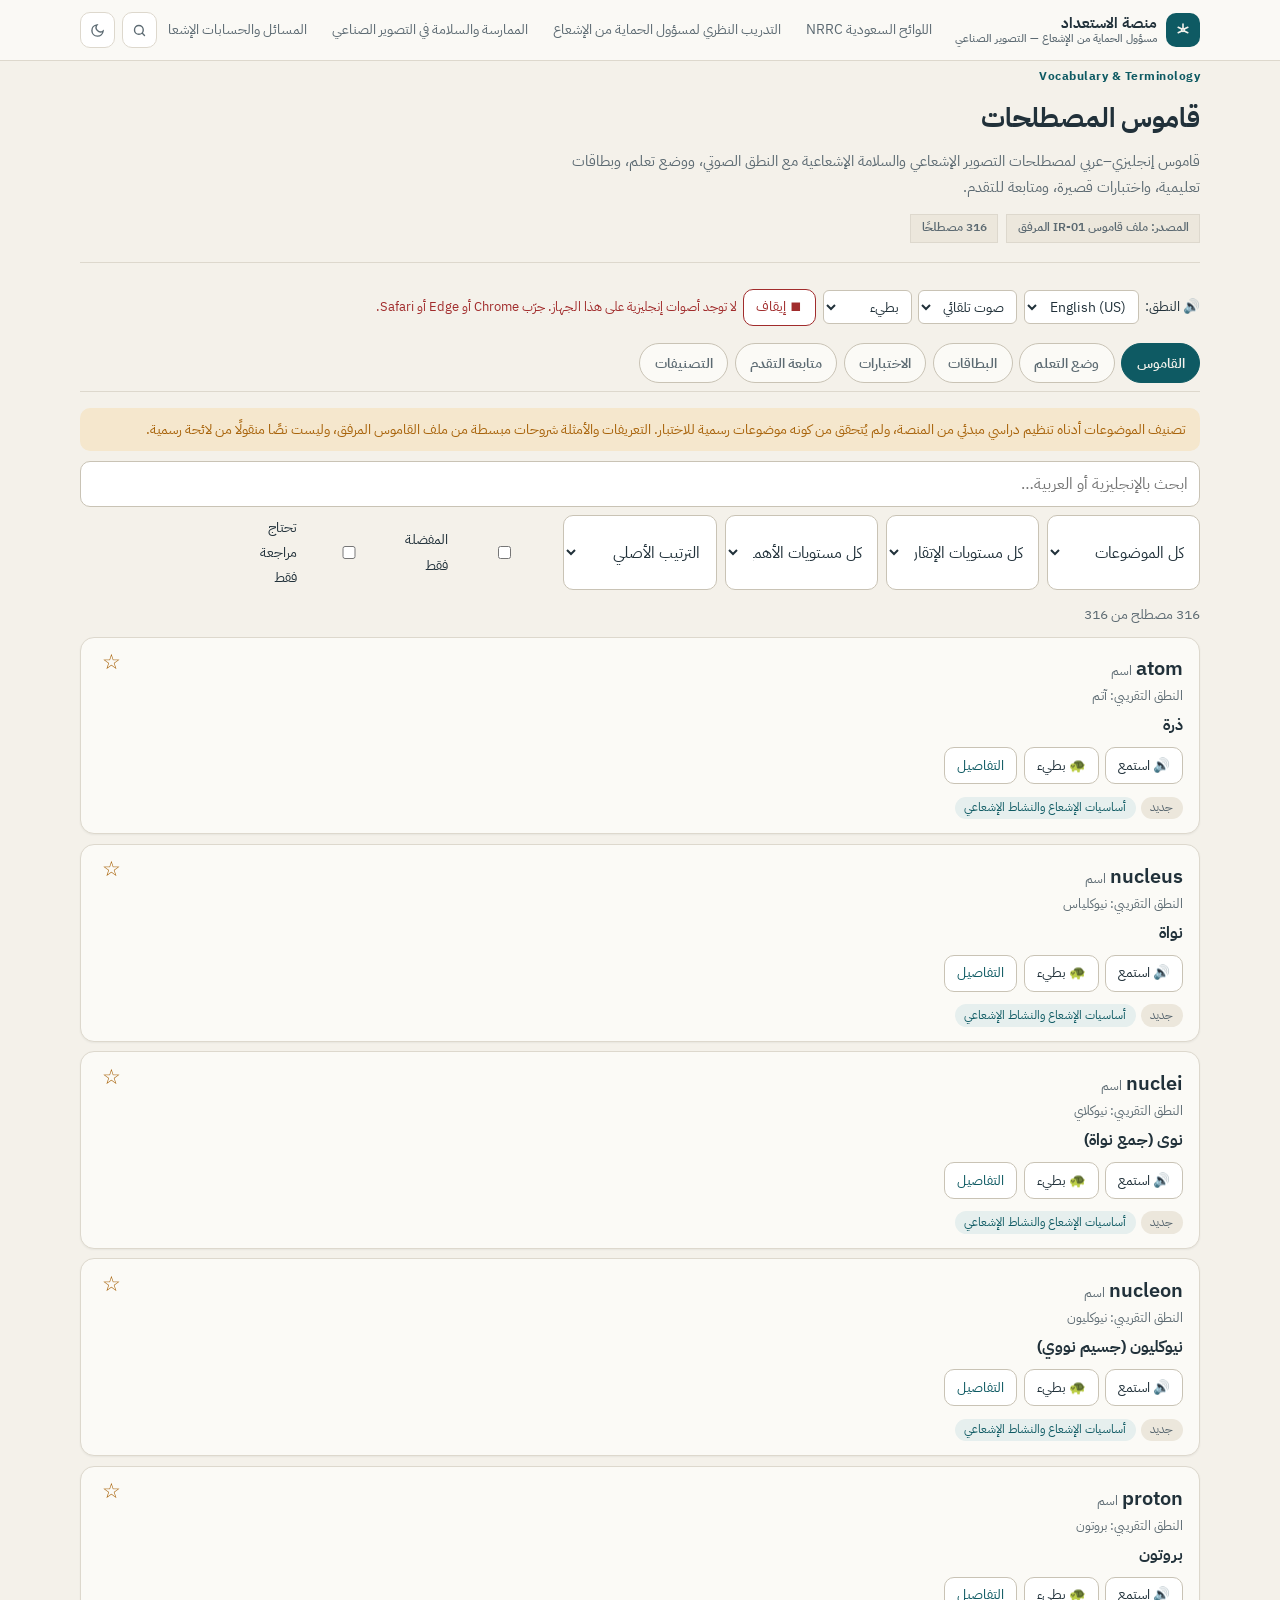
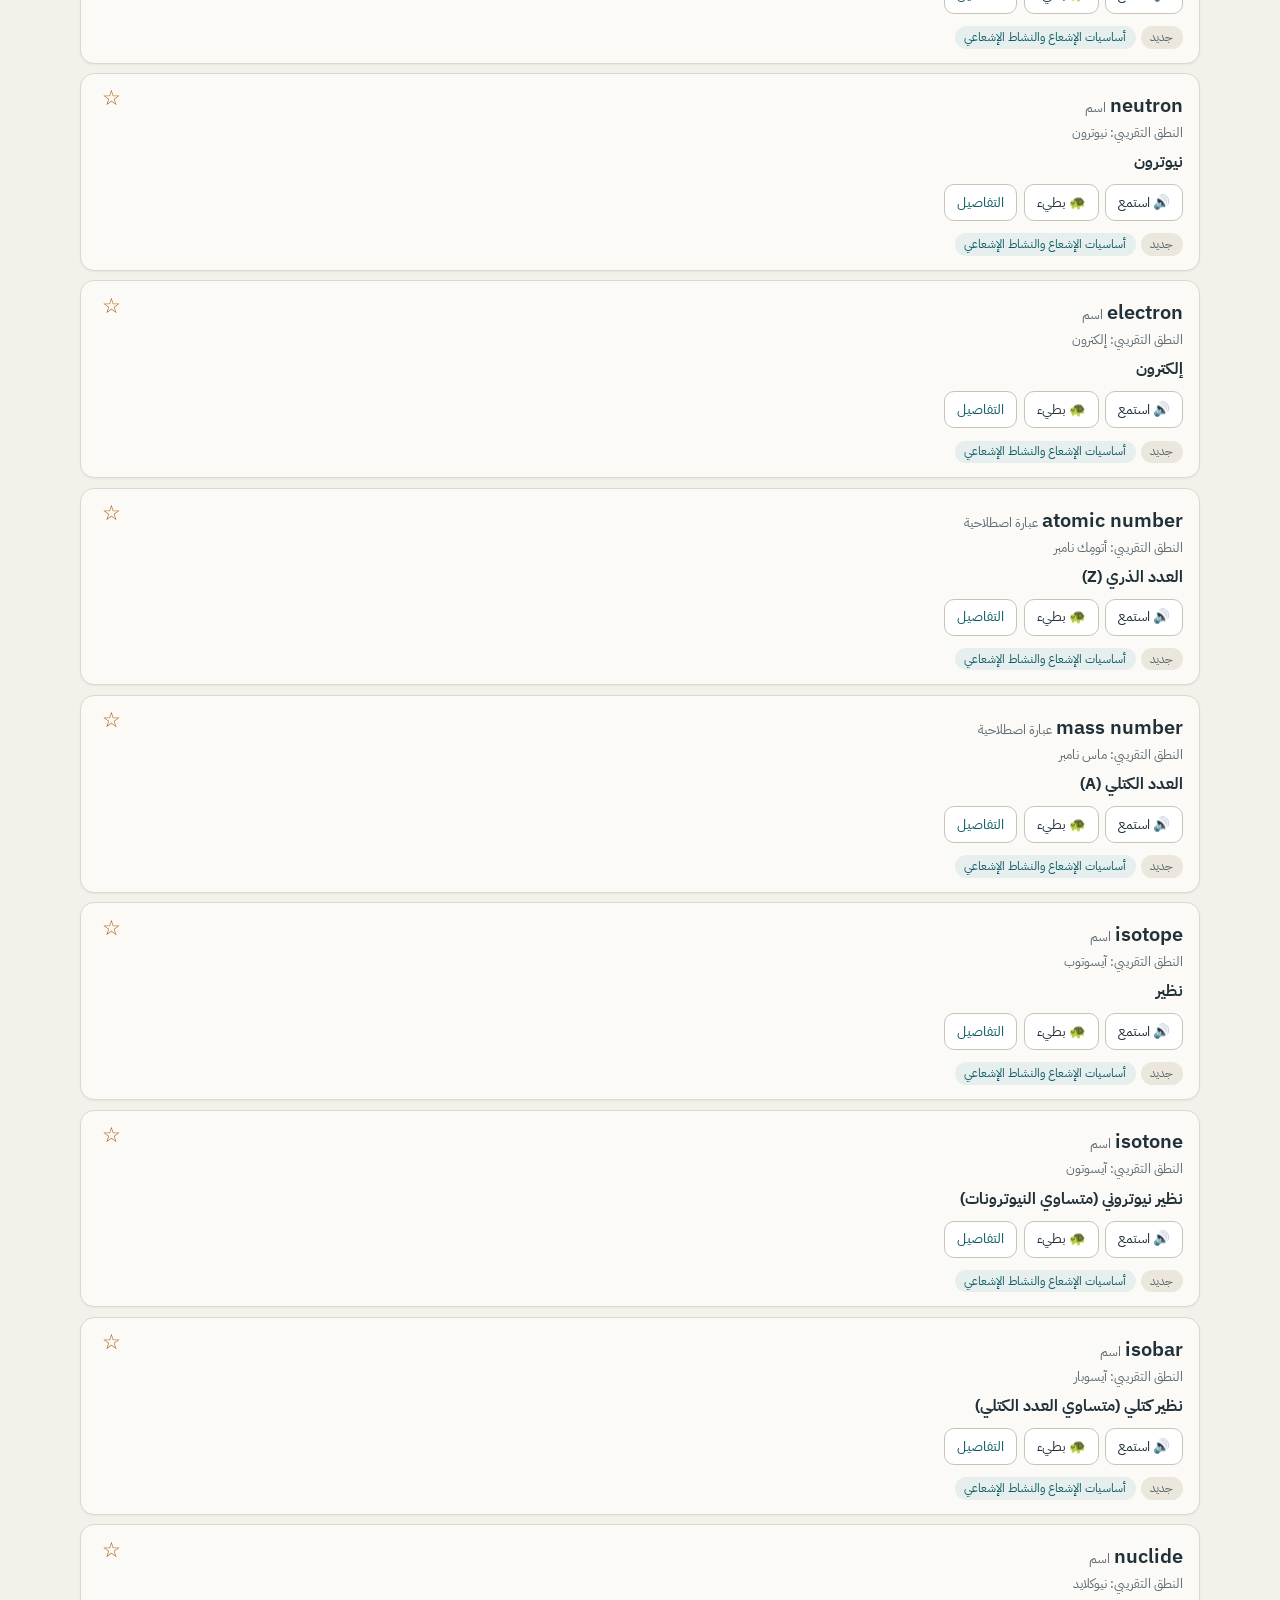
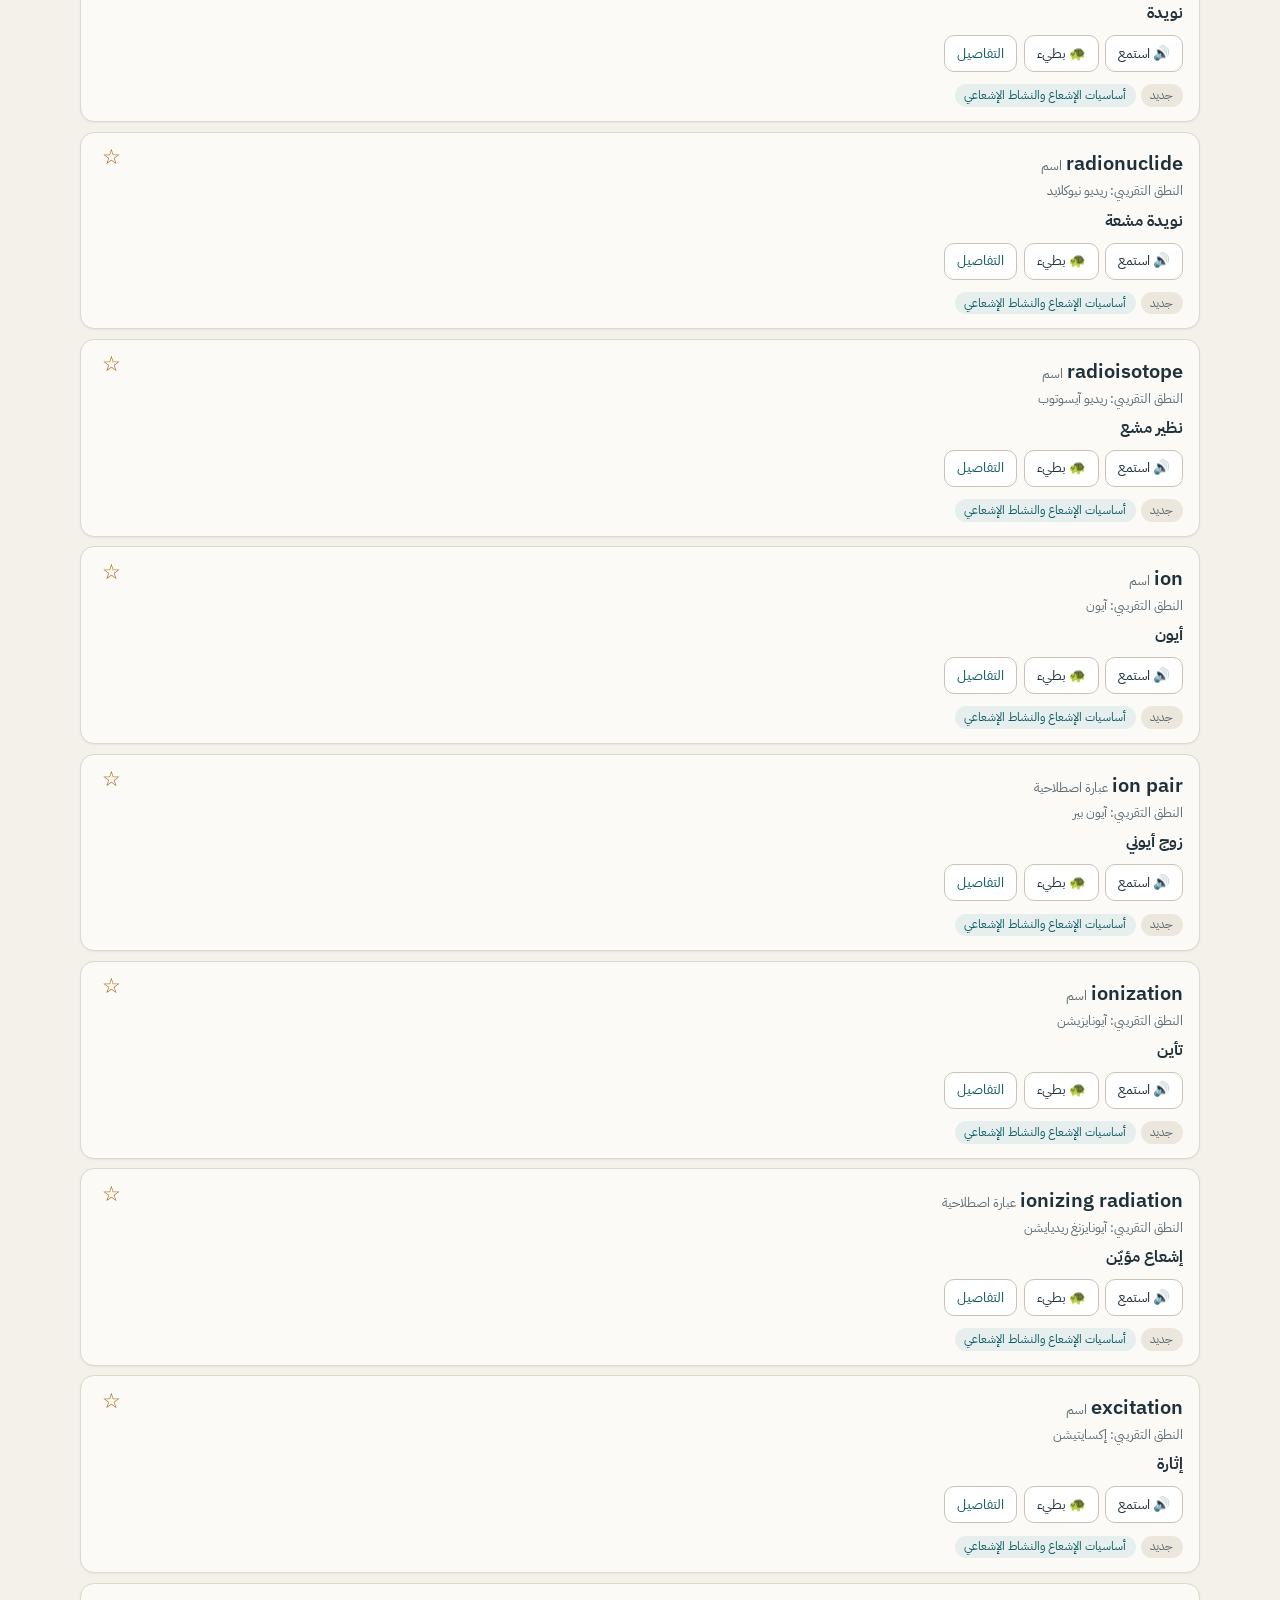
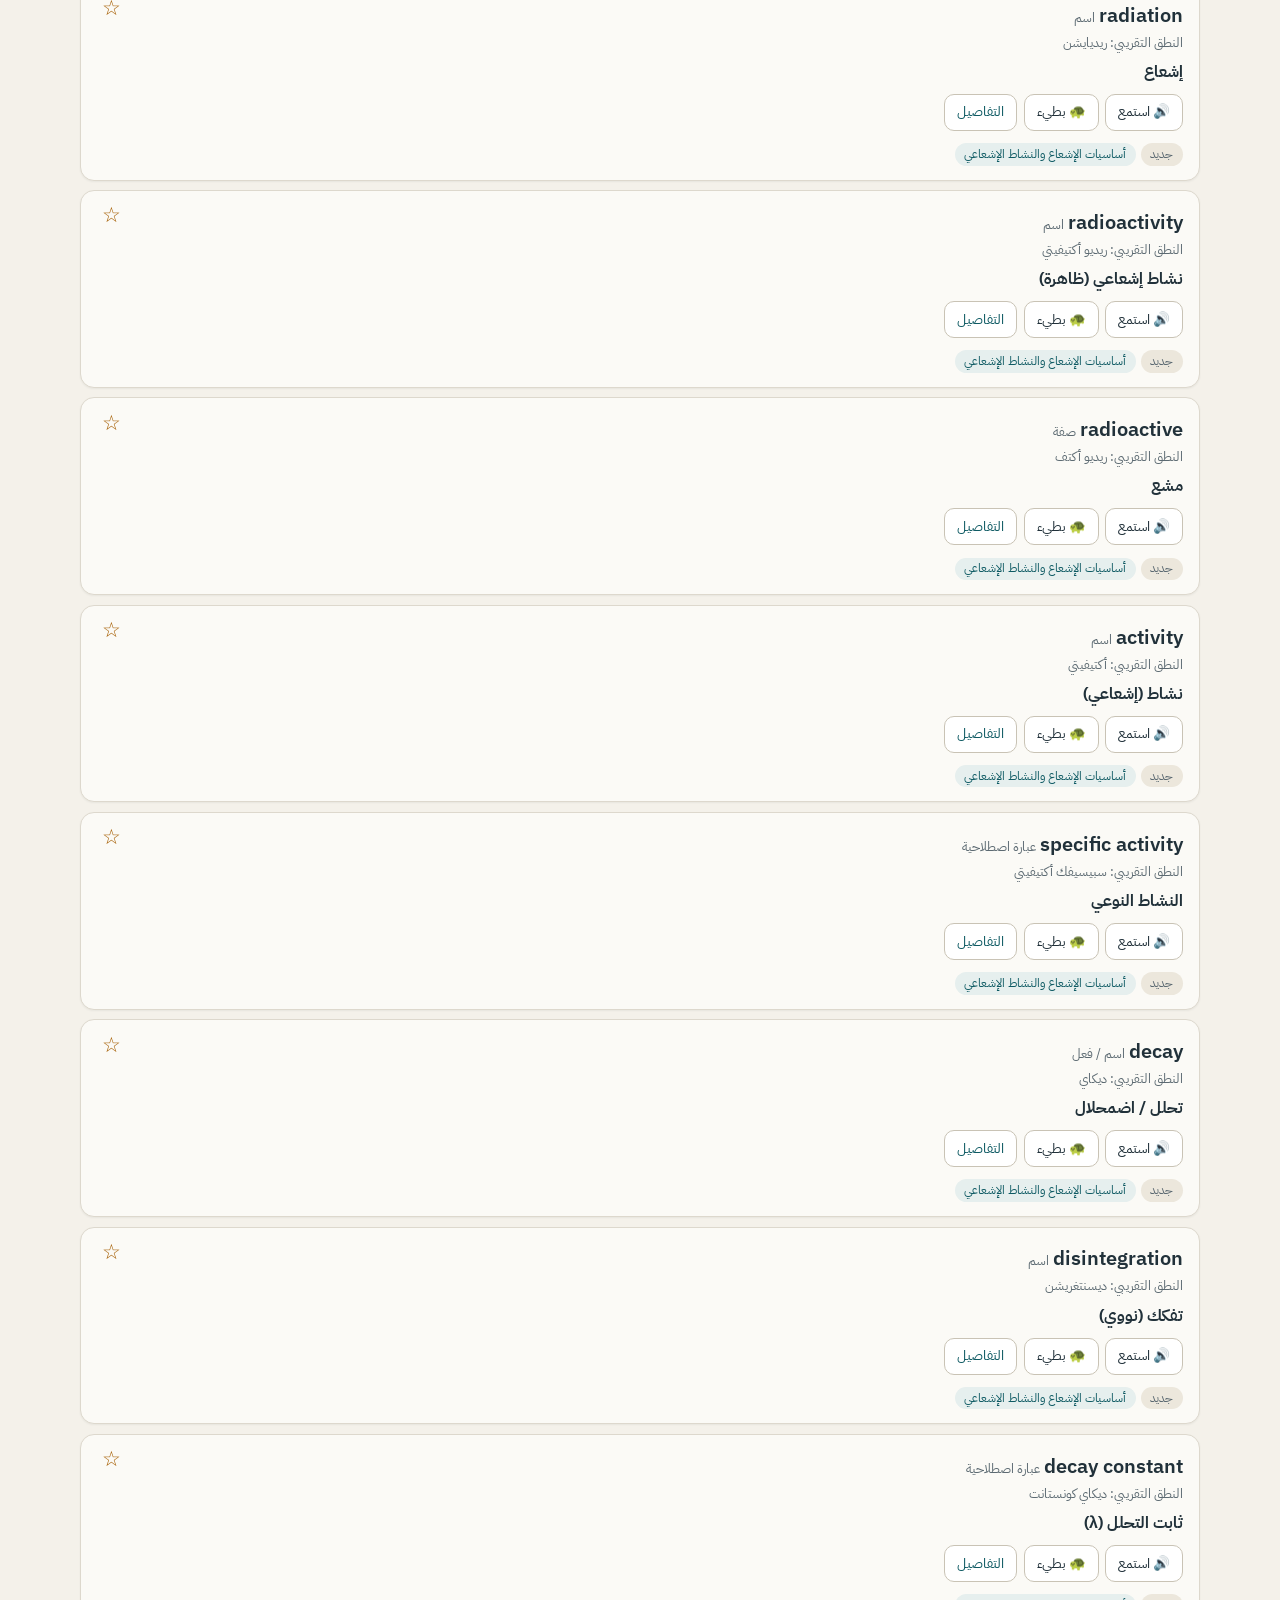
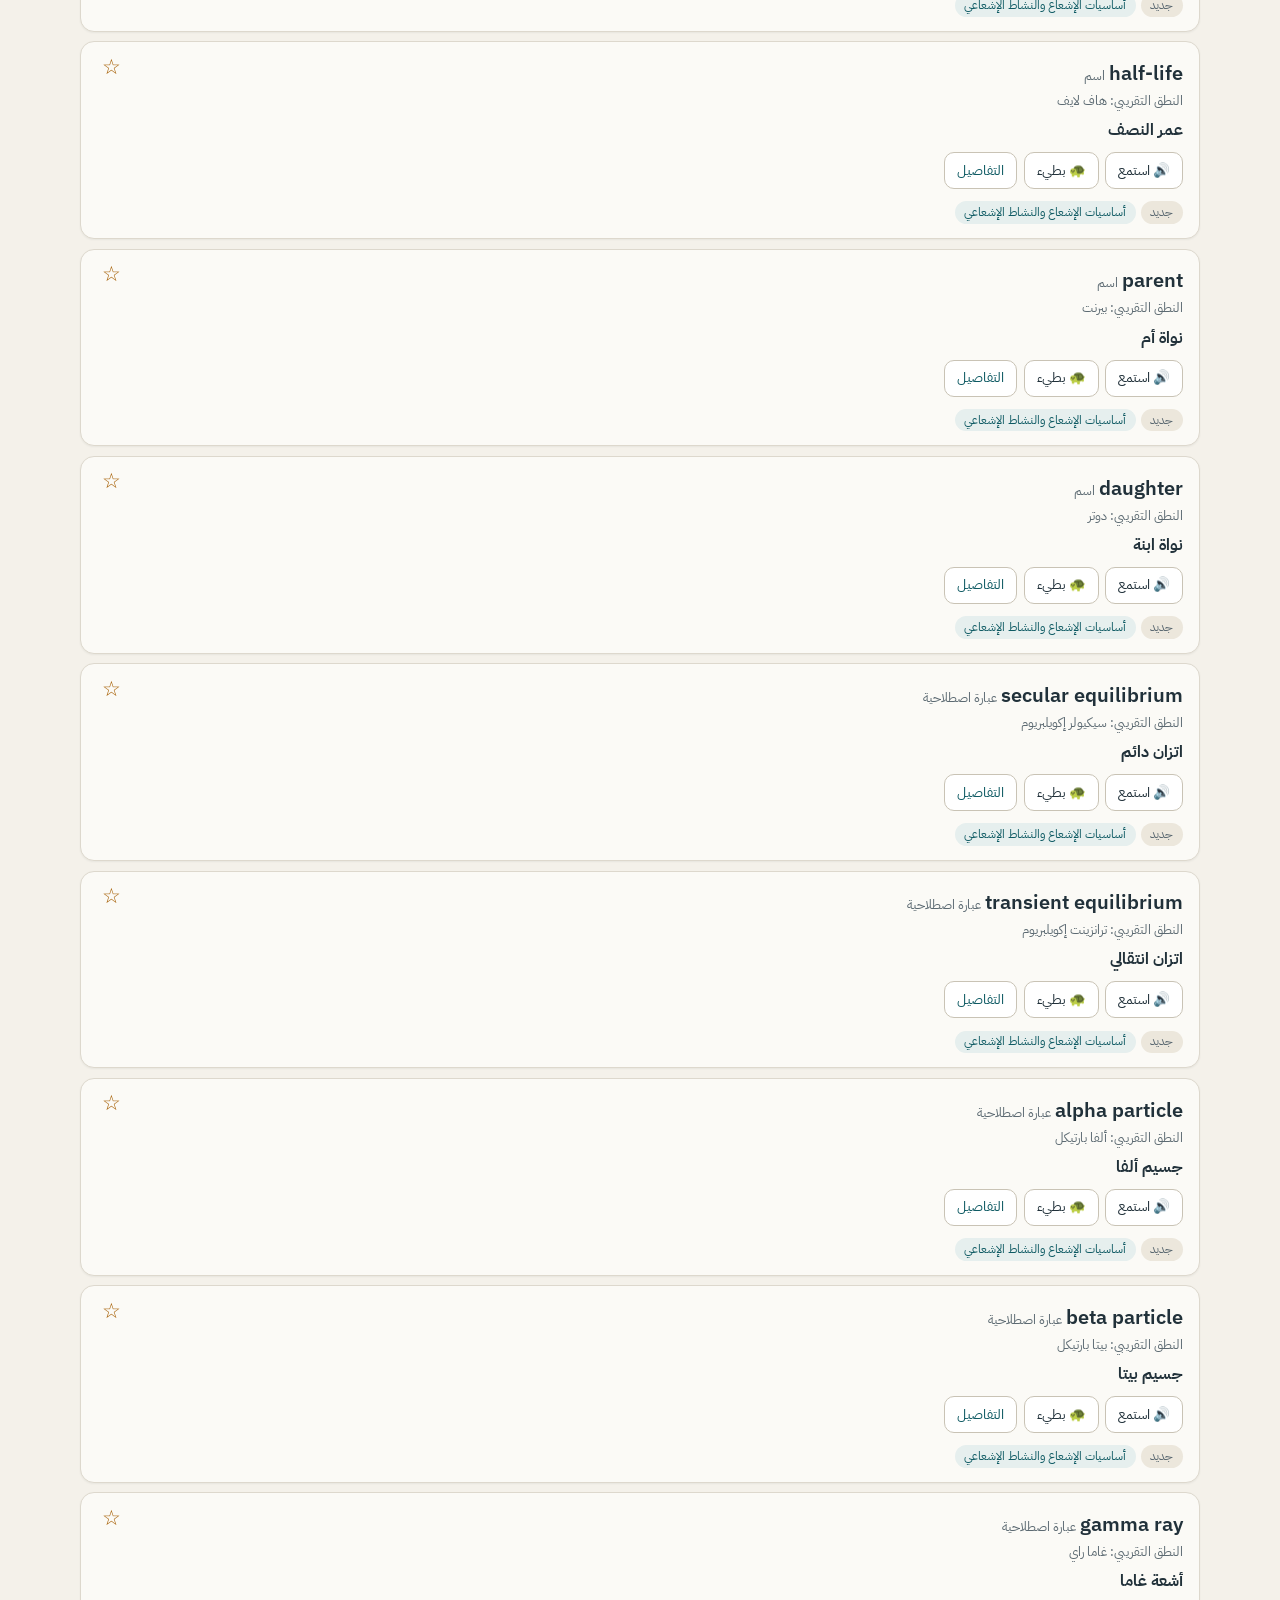
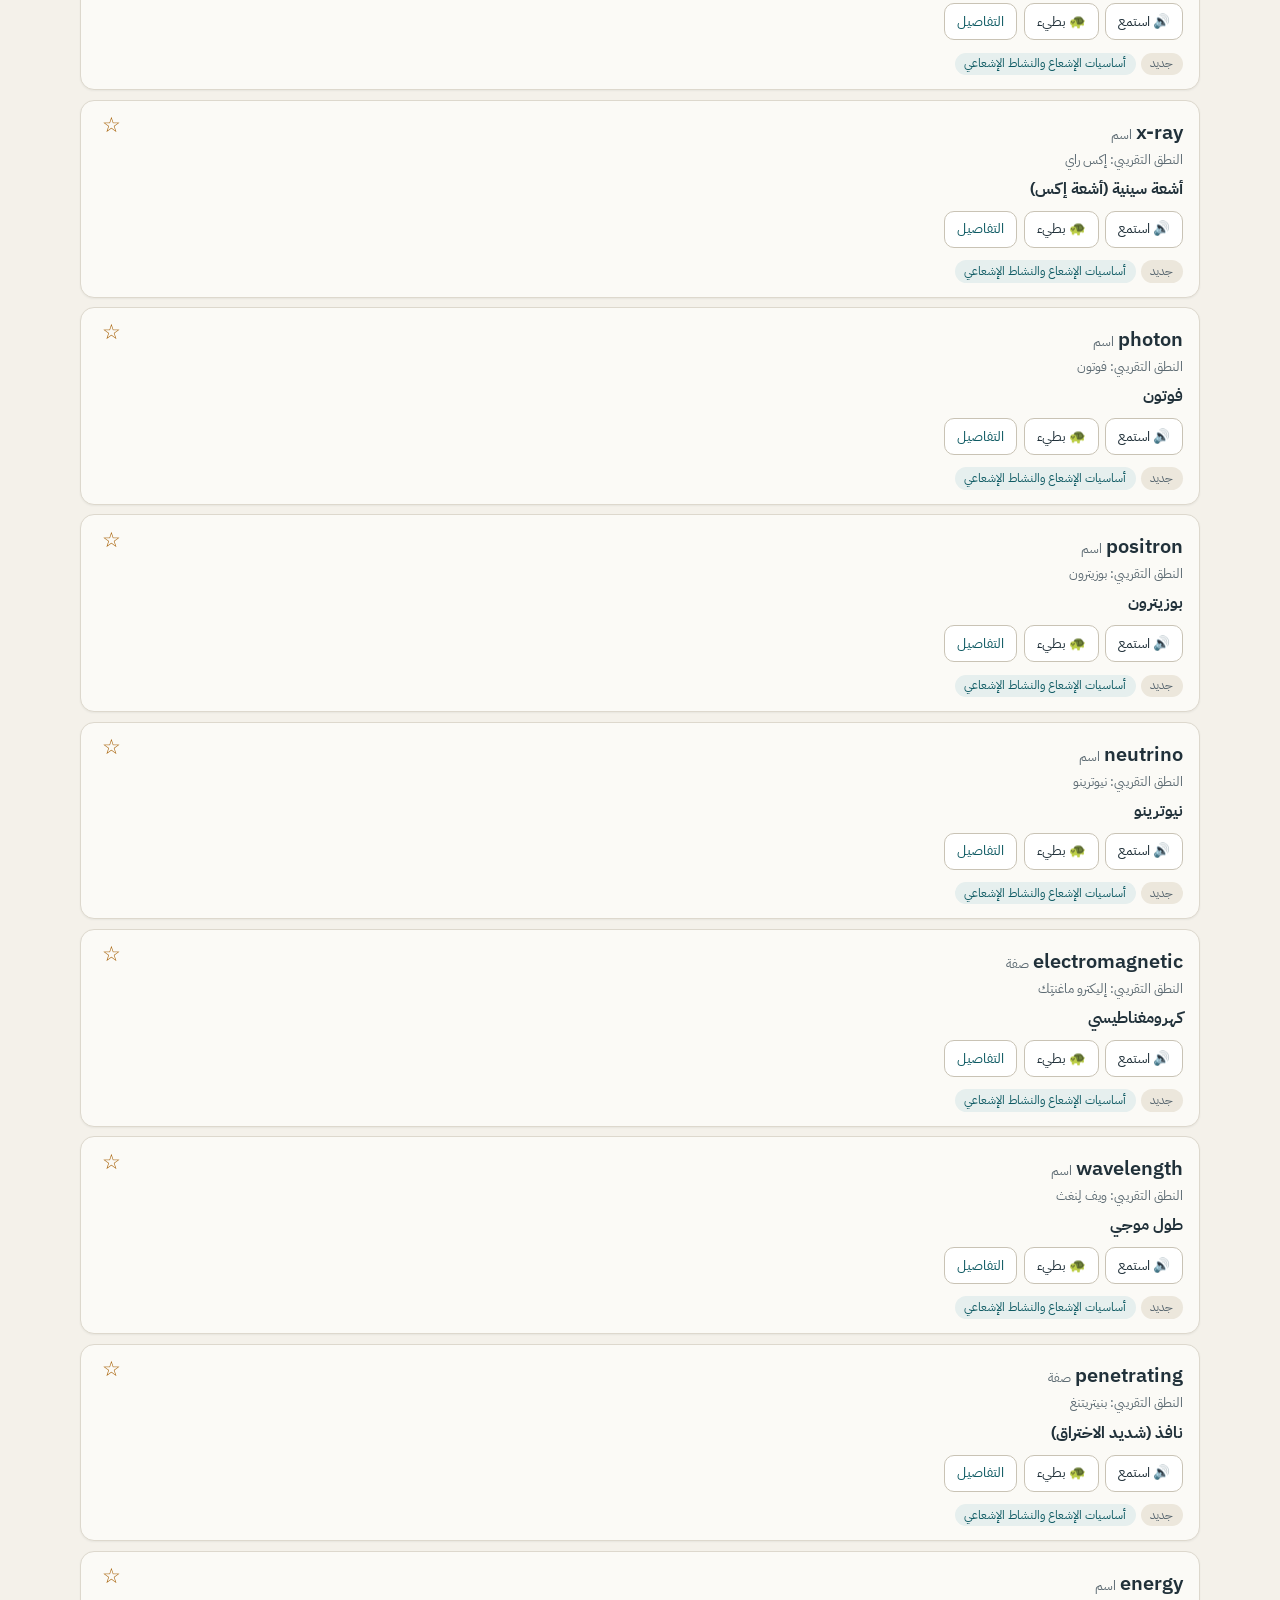
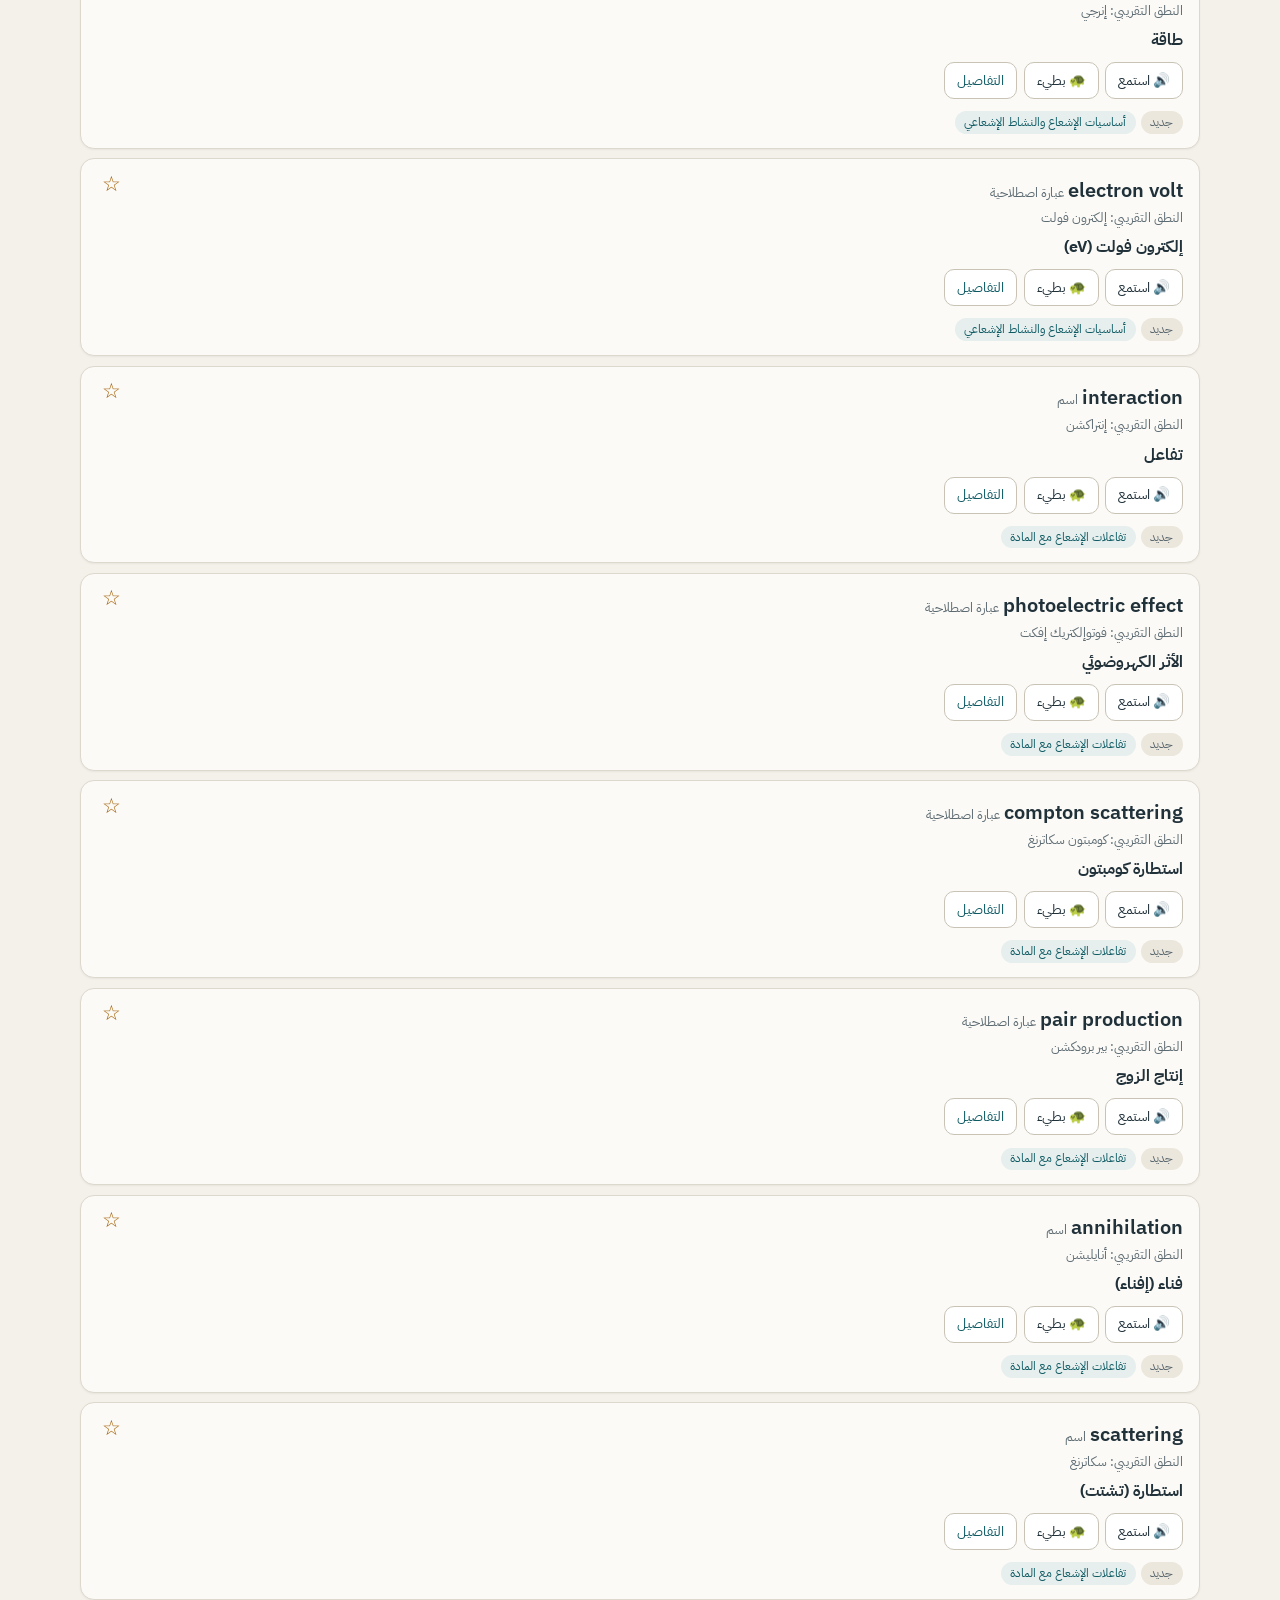
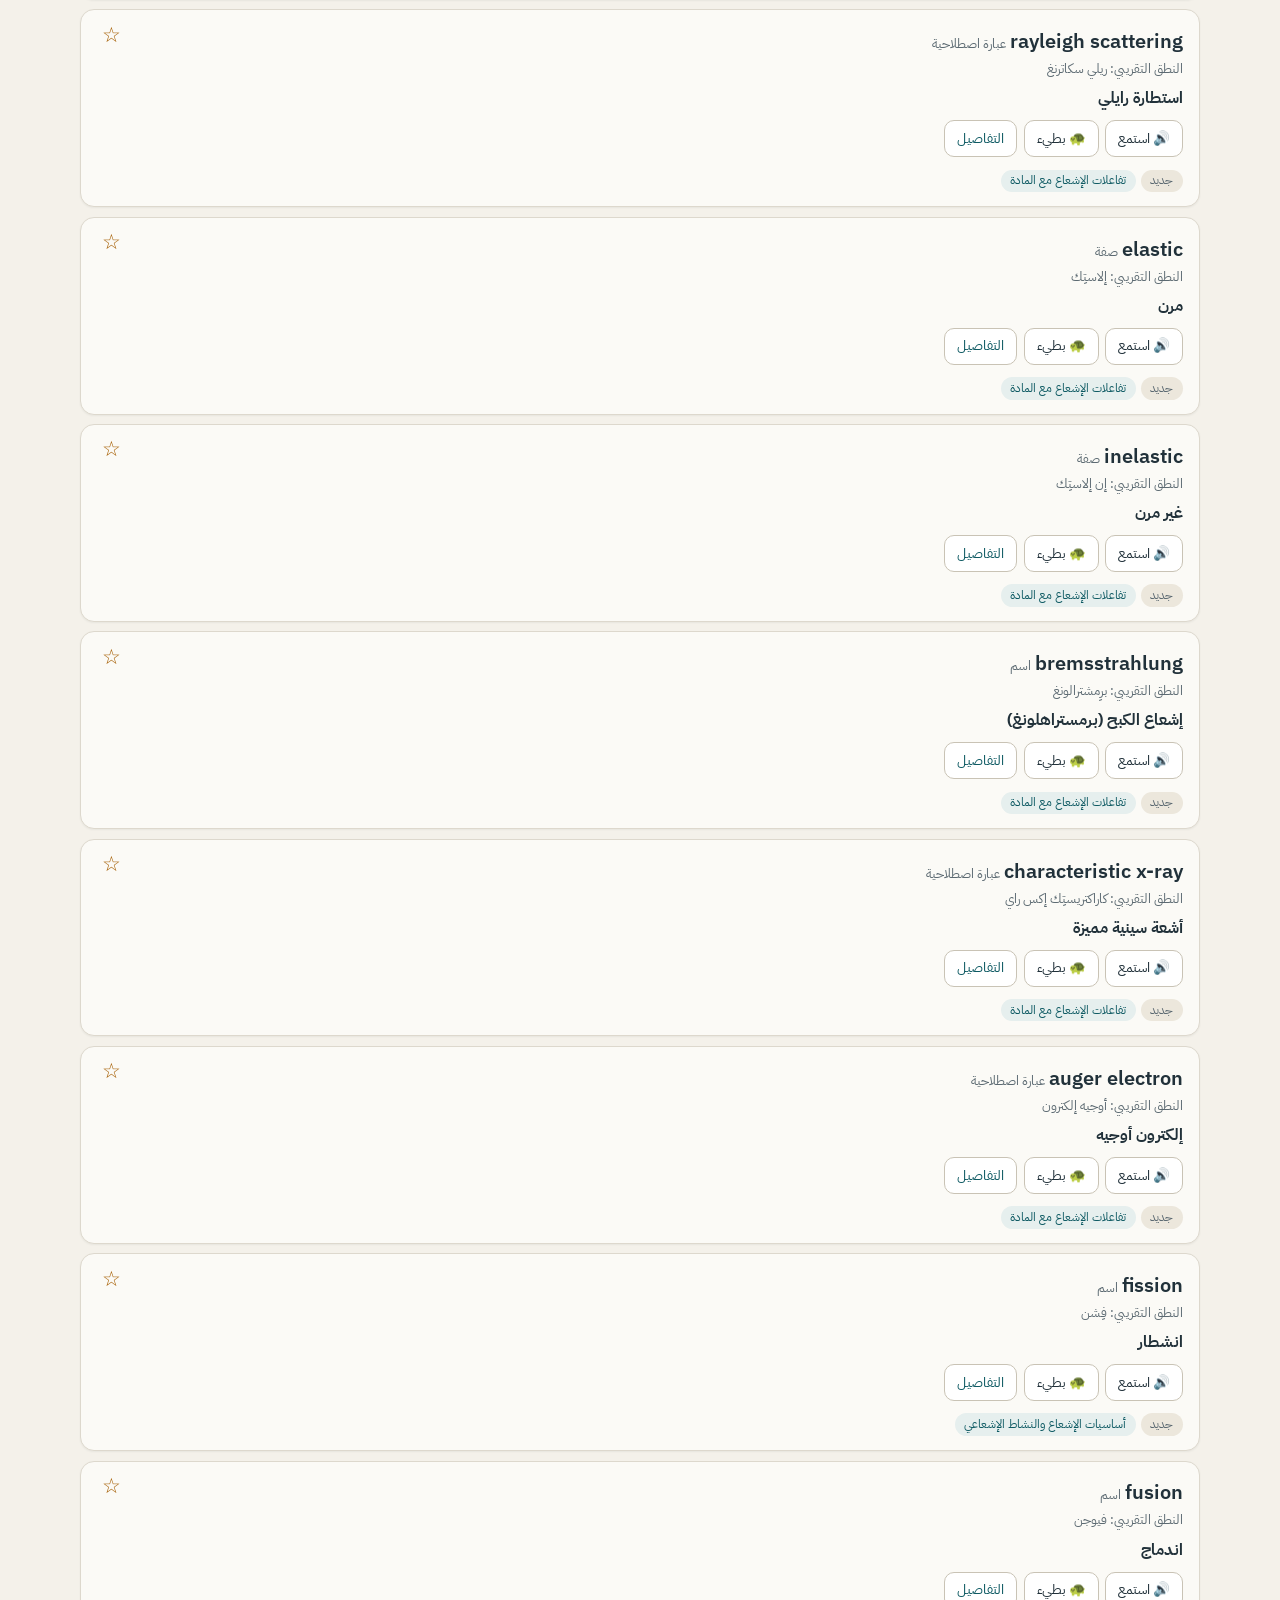
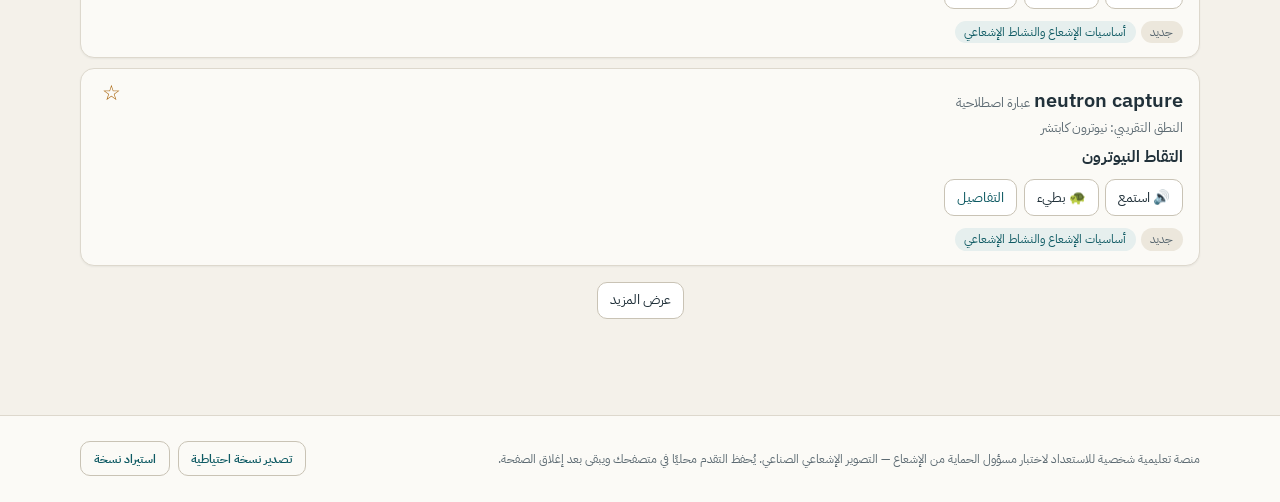
<file: vocabulary.html>
<!DOCTYPE html>
<html lang="ar" dir="rtl">
<head>
  <meta charset="UTF-8">
  <meta name="viewport" content="width=device-width, initial-scale=1.0">
  <meta name="description" content="قاموس مصطلحات IR-01 الإنجليزية والعربية مع النطق والبطاقات والاختبارات القصيرة">
  <title>Vocabulary &amp; Terminology | قاموس المصطلحات — IR-01</title>
  <link rel="preconnect" href="https://fonts.googleapis.com">
  <link rel="preconnect" href="https://fonts.gstatic.com" crossorigin>
  <link href="https://fonts.googleapis.com/css2?family=IBM+Plex+Sans+Arabic:wght@400;500;600;700&family=IBM+Plex+Sans:wght@400;500;600&display=swap" rel="stylesheet">
  <link rel="icon" href="data:image/svg+xml,%3Csvg xmlns=%27http://www.w3.org/2000/svg%27 viewBox=%270 0 32 32%27%3E%3Crect width=%2732%27 height=%2732%27 rx=%277%27 fill=%27%230e5a63%27/%3E%3Ccircle cx=%2716%27 cy=%2716%27 r=%273%27 fill=%27%23f4f2ec%27/%3E%3Cpath d=%27M16 12.5V6M13.6 14 8 11M13.6 18 8 21M16 19.5V26M18.4 14 24 11M18.4 18 24 21%27 stroke=%27%23f4f2ec%27 stroke-width=%272.2%27 stroke-linecap=%27round%27/%3E%3C/svg%3E">
  <link rel="stylesheet" href="assets/css/style.css">
  <link rel="stylesheet" href="assets/css/vocab.css">
</head>
<body>
  <header class="site-header" data-header></header>
  <main data-main></main>
  <footer class="site-footer" data-footer></footer>
  <script src="assets/js/data/core.js"></script>
  <script src="assets/js/data/tcs85.js"></script>
  <script src="assets/js/data/ssg11.js"></script>
  <script src="assets/js/data/calculations.js"></script>
  <script src="assets/js/data/nrrc.js"></script>
  <script src="assets/js/data/qbank.js"></script>
  <script src="assets/js/data/vocab.js"></script>
  <script src="assets/js/safe-store.js"></script>
  <script src="assets/js/progress.js"></script>
  <script src="assets/js/search.js"></script>
  <script src="assets/js/ui.js"></script>
  <script src="assets/js/pages.js"></script>
  <script src="assets/js/vocab-app.js"></script>
  <script>boot('vocab');</script>
<script data-pplx-inline-edit>
(function () {
  if (window === window.top) return;

  const allowedParentOrigins = ["https://www.perplexity.ai","https://perplexity.ai","https://testing.perplexity.ai","https://staging.perplexity.ai","https://*.preview.i.perplexity.ai","http://perplexity.localhost","http://localhost:1420","http://127.0.0.1:1420","http://localhost:3000","http://127.0.0.1:3000","http://localhost:5173","http://127.0.0.1:5173"];
  const MAX_FONT_BYTES = 500 * 1024;
  const MAX_TOTAL_FONT_BYTES = 2 * 1024 * 1024;
  const DEFAULT_LINE_HEIGHT = 16;
  let scrollForwarding = false;
  let scrollRaf = 0;
  let trustedTopOrigin = null;

  // Allow entries like "https://*.preview.i.perplexity.ai" — the wildcard
  // matches a single DNS label (no dots), so "https://*.foo" cannot stretch
  // across multiple labels.
  function matchesAllowedOrigin(origin) {
    if (!origin) return false;
    for (const entry of allowedParentOrigins) {
      if (!entry.includes("*")) {
        if (entry === origin) return true;
        continue;
      }
      const pattern = new RegExp(
        "^" +
          entry.replace(/[.+?^${}()|[\]\\]/g, "\\$&").replace(/\*/g, "[^.]+") +
          "$",
      );
      if (pattern.test(origin)) return true;
    }
    return false;
  }

  // Trust decision: when the sender is same-origin-visible (event.origin is a
  // real origin like https://www.perplexity.ai) we trust event.origin directly.
  // When event.origin is "null" (opaque broker srcdoc), we fall back to the
  // broker's stamped `parentOrigin` to identify the top window. The fallback
  // is claim-only — we rely on the browser's native `targetOrigin` enforcement
  // on the response path (see postToTrustedTop) to ensure replies can't be
  // delivered to anyone but the actual top window of that claimed origin.
  function getTrustedParentOrigin(event) {
    const forwardedParentOrigin =
      typeof event.data.parentOrigin === "string" ? event.data.parentOrigin : null;
    const parentOrigin = event.origin === "null" ? forwardedParentOrigin : event.origin;
    return matchesAllowedOrigin(parentOrigin) ? parentOrigin : null;
  }

  // All responses go to window.top with targetOrigin = the allowlisted origin.
  // An attacker that iframes us inside their own null-origin broker can claim
  // any parentOrigin they like, but the browser will drop the reply whenever
  // the real top's origin doesn't match — so the screenshot never leaves.
  function postToTrustedTop(message) {
    if (!trustedTopOrigin) return;
    try {
      window.top.postMessage(message, trustedTopOrigin);
    } catch (_error) {}
  }

  const PICK_CAPABILITIES = ["pick"];
  const PICK_CHAIN_LENGTH = 4;
  const PICK_MAX_TEXT_CHARS = 120;
  const PICK_MAX_HTML_CHARS = 300;

  function truncate(value, maxChars) {
    return value.length > maxChars ? value.slice(0, maxChars - 1) + "…" : value;
  }

  function isPickableElement(element) {
    return (
      element instanceof Element &&
      element !== document.documentElement &&
      element !== document.body
    );
  }

  function resolvePickTarget(x, y) {
    if (!Number.isFinite(x) || !Number.isFinite(y)) return null;
    const element = document.elementFromPoint(x, y);
    return isPickableElement(element) ? element.closest("svg") || element : null;
  }

  function pickLabel(element) {
    if (element.id) return element.localName + "#" + element.id;
    return [element.localName].concat(Array.from(element.classList).slice(0, 2)).join(".");
  }

  // Only attributes that help find the element in source. data-* values and URL
  // query strings or fragments can carry tokens.
  const PICK_ATTRIBUTES = new Set([
    "id",
    "class",
    "name",
    "type",
    "role",
    "alt",
    "aria-label",
    "href",
    "src",
  ]);

  function pickAttributeValue(attribute) {
    return attribute.name === "href" || attribute.name === "src"
      ? attribute.value.split(/[?#]/)[0]
      : attribute.value;
  }

  function describePickElement(element) {
    const chain = [];
    for (
      let current = element;
      isPickableElement(current) && chain.length < PICK_CHAIN_LENGTH;
      current = current.parentElement
    ) {
      chain.unshift(current);
    }
    const attributes = Array.from(element.attributes)
      .filter((attribute) => PICK_ATTRIBUTES.has(attribute.name))
      .map((attribute) => ` ${attribute.name}="${pickAttributeValue(attribute).replace(/"/g, "&quot;")}"`)
      .join("");
    const text = (element.innerText || element.textContent || "").replace(/\s+/g, " ").trim();
    return {
      chain: chain.map(pickLabel),
      html: truncate(`<${element.localName}${attributes}>`, PICK_MAX_HTML_CHARS),
      text: text ? truncate(text, PICK_MAX_TEXT_CHARS) : undefined,
    };
  }

  // Hover asks once per frame, and innerText on a large section forces layout,
  // so only the rect is re-read while the pointer stays on the same element.
  // Clicks ask for fresh details since the page may have changed the element.
  let lastPick = null;

  function describePickTarget(element, fresh) {
    if (fresh || lastPick?.element !== element) {
      lastPick = { element, details: describePickElement(element) };
    }
    const rect = element.getBoundingClientRect();
    return {
      rect: { x: rect.left, y: rect.top, width: rect.width, height: rect.height },
      ...lastPick.details,
    };
  }

  function inlineAll(original, clone) {
    if (original.nodeType !== 1 || clone.nodeType !== 1) return;

    try {
      const computedStyle = getComputedStyle(original);
      // cssText on a computed style is the serialized declaration in modern
      // Chromium/Safari — a single read beats enumerating ~400 longhand
      // properties. Firefox returns "" here, so we fall back on empty.
      const serialized = computedStyle.cssText;
      if (serialized) {
        clone.style.cssText = serialized;
      } else {
        const parts = new Array(computedStyle.length);
        for (let index = 0; index < computedStyle.length; index += 1) {
          const property = computedStyle[index];
          parts[index] = `${property}:${computedStyle.getPropertyValue(property)};`;
        }
        clone.style.cssText = parts.join("");
      }
    } catch (_error) {}

    const originalChildren = original.children;
    const clonedChildren = clone.children;
    for (
      let index = 0;
      index < originalChildren.length && index < clonedChildren.length;
      index += 1
    ) {
      inlineAll(originalChildren[index], clonedChildren[index]);
    }
  }

  function extractFontUrl(srcValue) {
    const matches = [
      ...srcValue.matchAll(
        /url\(["']?([^"')]+)["']?\)(?:\s*format\(["']?([^"')]+)["']?\))?/gi,
      ),
    ];
    if (matches.length === 0) return null;
    const woff2 = matches.find((m) => m[2] && m[2].toLowerCase().includes("woff2"));
    if (woff2) return woff2[1];
    const woff = matches.find((m) => m[2] && m[2].toLowerCase().includes("woff"));
    if (woff) return woff[1];
    return matches[0][1];
  }

  // Cache resolved font URL -> data URI across captures. Fonts on a page
  // essentially never change, and a batch run emits multiple captures back to
  // back — without this we'd refetch + re-base64 every time.
  const fontDataUriCache = new Map();
  const SRC_DECLARATION_RE = /src\s*:\s*[^;}]+/i;

  async function fetchAsDataUri(url) {
    if (fontDataUriCache.has(url)) return fontDataUriCache.get(url);
    let dataUri = null;
    try {
      const response = await fetch(url, { mode: "cors", credentials: "omit" });
      if (response.ok) {
        const blob = await response.blob();
        if (blob.size <= MAX_FONT_BYTES) {
          dataUri = await new Promise((resolve) => {
            const reader = new FileReader();
            reader.onloadend = () =>
              resolve(typeof reader.result === "string" ? reader.result : null);
            reader.onerror = () => resolve(null);
            reader.readAsDataURL(blob);
          });
        }
      }
    } catch (_error) {
      dataUri = null;
    }
    fontDataUriCache.set(url, dataUri);
    return dataUri;
  }

  function collectFontFaceRuleTexts() {
    const rules = [];
    for (const sheet of document.styleSheets) {
      let cssRules;
      try {
        cssRules = sheet.cssRules;
      } catch (_error) {
        continue;
      }
      if (!cssRules) continue;
      for (const rule of cssRules) {
        const cssText = rule.cssText || "";
        if (cssText.startsWith("@font-face")) rules.push(cssText);
      }
    }
    return rules;
  }

  async function buildInlinedFontCss() {
    const ruleTexts = collectFontFaceRuleTexts();
    if (ruleTexts.length === 0) return null;

    const resolved = ruleTexts.map((cssText) => {
      if (!SRC_DECLARATION_RE.test(cssText)) return null;
      const srcMatch = cssText.match(/src\s*:\s*([^;}]+)[;}]/i);
      if (!srcMatch) return null;
      const url = extractFontUrl(srcMatch[1]);
      if (!url) return null;
      try {
        return { cssText, url: new URL(url, document.baseURI).href };
      } catch (_error) {
        return null;
      }
    });

    const dataUris = await Promise.all(
      resolved.map((entry) => (entry ? fetchAsDataUri(entry.url) : Promise.resolve(null))),
    );

    const inlined = [];
    let totalBytes = 0;
    for (let index = 0; index < resolved.length; index += 1) {
      const entry = resolved[index];
      const dataUri = dataUris[index];
      if (!entry || !dataUri) continue;
      const approxBytes = dataUri.length * 0.75;
      if (totalBytes + approxBytes > MAX_TOTAL_FONT_BYTES) break;
      totalBytes += approxBytes;
      inlined.push(entry.cssText.replace(SRC_DECLARATION_RE, `src: url("${dataUri}")`));
    }
    return inlined.length > 0 ? inlined.join("\n") : null;
  }

  function stripExternal(clone) {
    const images = clone.querySelectorAll("img");
    for (let index = 0; index < images.length; index += 1) {
      const src = images[index].getAttribute("src");
      if (src && !src.startsWith("data:")) images[index].removeAttribute("src");
    }

    const elements = clone.querySelectorAll("*");
    for (let index = 0; index < elements.length; index += 1) {
      const style = elements[index].style.cssText;
      if (style && style.includes("url(")) {
        elements[index].style.cssText = style.replace(
          /url\(["']?(?!data:)[^)"']*["']?\)/gi,
          "none",
        );
      }
    }
  }

  function emitScroll() {
    scrollRaf = 0;
    if (!scrollForwarding) return;
    postToTrustedTop({
      type: "INLINE_EDIT_SCROLL",
      scrollX: window.scrollX,
      scrollY: window.scrollY,
      capabilities: PICK_CAPABILITIES,
    });
  }

  window.addEventListener(
    "scroll",
    function () {
      if (!scrollForwarding || scrollRaf) return;
      scrollRaf = requestAnimationFrame(emitScroll);
    },
    { passive: true, capture: true },
  );

  async function handleCaptureRequest(event) {
    const requestId = event.data.requestId;
    const scrollX = window.scrollX;
    const scrollY = window.scrollY;
    const width = window.innerWidth;
    const height = window.innerHeight;

    function postResult(dataUrl) {
      postToTrustedTop({
        type: "INLINE_EDIT_SCREENSHOT_RESULT",
        requestId,
        dataUrl,
        scrollX,
        scrollY,
      });
    }

    try {
      // Wait for any pending web fonts to resolve so both inline metrics and
      // the @font-face inlining below see the same loaded faces.
      if (document.fonts && document.fonts.ready) {
        try {
          await document.fonts.ready;
        } catch (_error) {}
      }

      const clone = document.documentElement.cloneNode(true);
      inlineAll(document.documentElement, clone);

      const removedNodes = clone.querySelectorAll("script,link[rel=\"stylesheet\"],style");
      for (let index = 0; index < removedNodes.length; index += 1) {
        removedNodes[index].remove();
      }

      stripExternal(clone);

      // Re-embed web fonts as data-URI @font-face rules so the SVG rasterizer
      // can resolve them — external font URLs aren't fetched during
      // foreignObject rendering, which would otherwise force a fallback face
      // and change text metrics.
      const inlinedFontCss = await buildInlinedFontCss();
      if (inlinedFontCss) {
        const styleEl = document.createElement("style");
        styleEl.textContent = inlinedFontCss;
        const head = clone.querySelector("head");
        if (head) head.appendChild(styleEl);
        else clone.insertBefore(styleEl, clone.firstChild);
      }

      const html = new XMLSerializer().serializeToString(clone);
      const svg =
        `<svg xmlns="http://www.w3.org/2000/svg" width="${width}" height="${height}">` +
        '<foreignObject width="100%" height="100%">' +
        `<div xmlns="http://www.w3.org/1999/xhtml" style="width:${width}px;height:${height}px;overflow:hidden">` +
        `<div style="position:relative;left:-${scrollX}px;top:-${scrollY}px">` +
        html +
        "</div></div></foreignObject></svg>";
      const svgUrl = `data:image/svg+xml;charset=utf-8,${encodeURIComponent(svg)}`;
      const image = new Image();
      image.onload = function () {
        const canvas = document.createElement("canvas");
        canvas.width = width;
        canvas.height = height;
        canvas.getContext("2d").drawImage(image, 0, 0);
        postResult(canvas.toDataURL("image/png"));
      };
      image.onerror = function () {
        postResult(null);
      };
      image.src = svgUrl;
    } catch (_error) {
      postResult(null);
    }
  }

  window.addEventListener("message", function (event) {
    if (!event.data) return;
    // Only accept messages from the direct parent frame. Blocks sibling /
    // unrelated-window postMessage senders that could otherwise reach us.
    if (event.source !== window.parent) return;

    const trustedParentOrigin = getTrustedParentOrigin(event);
    if (!trustedParentOrigin) return;
    trustedTopOrigin = trustedParentOrigin;

    if (event.data.type === "INLINE_EDIT_PICK") {
      const element = resolvePickTarget(event.data.x, event.data.y);
      postToTrustedTop({
        type: "INLINE_EDIT_PICK_RESULT",
        seq: event.data.seq,
        target: element ? describePickTarget(element, event.data.fresh === true) : null,
      });
      return;
    }

    if (event.data.type === "INLINE_EDIT_SCROLL_START") {
      scrollForwarding = true;
      emitScroll();
      return;
    }

    if (event.data.type === "INLINE_EDIT_SCROLL_STOP") {
      scrollForwarding = false;
      if (scrollRaf) cancelAnimationFrame(scrollRaf);
      scrollRaf = 0;
      return;
    }

    if (event.data.type === "INLINE_EDIT_SCROLL_BY") {
      const { deltaX, deltaY, deltaMode } = event.data;
      if (!scrollForwarding || !Number.isFinite(deltaX) || !Number.isFinite(deltaY)) return;
      if (deltaMode !== 0 && deltaMode !== 1 && deltaMode !== 2) return;
      const lineHeight =
        parseFloat(getComputedStyle(document.documentElement).lineHeight) || DEFAULT_LINE_HEIGHT;
      const scaleX = deltaMode === 1 ? lineHeight : deltaMode === 2 ? window.innerWidth : 1;
      const scaleY = deltaMode === 1 ? lineHeight : deltaMode === 2 ? window.innerHeight : 1;
      // The selection overlay receives the wheel event instead of this iframe.
      // Instant scrolling preserves trackpad deltas even on smooth-scroll sites.
      window.scrollBy({ left: deltaX * scaleX, top: deltaY * scaleY, behavior: "instant" });
      emitScroll();
      return;
    }

    if (event.data.type !== "INLINE_EDIT_CAPTURE_REQUEST") return;

    handleCaptureRequest(event);
  });
})();


</script></body>
</html>
</file>
<file: assets/css/style.css>
/* ============================================================
   منصة الاستعداد لاختبار مسؤول الحماية من الإشعاع — التصوير الصناعي
   نظام تصميم: ألوان هادئة (أزرق بترولي داكن + رملي فاتح + كهرماني للتحذير)
   RTL أولاً
   ============================================================ */

:root,
[data-theme='light'] {
  /* الأسطح */
  --color-bg: #f4f1ea;
  --color-surface: #fbfaf6;
  --color-surface-2: #ffffff;
  --color-surface-offset: #ece7dc;
  --color-surface-deep: #0f2b33;
  --color-divider: #ddd8cd;
  --color-border: #c9c3b5;

  /* النصوص */
  --color-text: #21313a;
  --color-text-muted: #5c6a72;
  --color-text-faint: #8f9780;
  --color-text-inverse: #f4f2ec;

  /* اللون الأساسي: بترولي */
  --color-primary: #0e5a63;
  --color-primary-hover: #0a434a;
  --color-primary-highlight: #d8e7e6;
  --color-primary-soft: #e6efee;

  /* كهرماني (تحذير إشعاعي) */
  --color-amber: #a8630a;
  --color-amber-highlight: #f5e7cd;

  /* أخضر (مكتمل) */
  --color-success: #3d7a2e;
  --color-success-highlight: #dfe9d4;

  /* أزرق (قيد الدراسة) */
  --color-studying: #1d5f8a;
  --color-studying-highlight: #d8e5ef;

  /* أحمر (يحتاج مراجعة) */
  --color-review: #a12c2c;
  --color-review-highlight: #f0dcdc;

  --radius-sm: 0.375rem;
  --radius-md: 0.625rem;
  --radius-lg: 0.875rem;
  --radius-xl: 1.25rem;

  --shadow-sm: 0 1px 2px rgba(33, 49, 58, 0.06);
  --shadow-md: 0 4px 14px rgba(33, 49, 58, 0.09);
  --shadow-lg: 0 12px 34px rgba(33, 49, 58, 0.14);

  --transition: 180ms cubic-bezier(0.16, 1, 0.3, 1);

  --font-body: 'IBM Plex Sans Arabic', 'Segoe UI', Tahoma, sans-serif;
  --font-latin: 'IBM Plex Sans', 'Segoe UI', sans-serif;

  --header-h: 3.75rem;
}

[data-theme='dark'] {
  --color-bg: #10181b;
  --color-surface: #172123;
  --color-surface-2: #1c292d;
  --color-surface-offset: #131d20;
  --color-surface-deep: #0b1417;
  --color-divider: #24323a;
  --color-border: #31424b;

  --color-text: #d5dcdd;
  --color-text-muted: #8fa0a6;
  --color-text-faint: #5d6c72;
  --color-text-inverse: #14222a;

  --color-primary: #4f9aa0;
  --color-primary-hover: #6fb3b9;
  --color-primary-highlight: #1e3339;
  --color-primary-soft: #1c2f34;

  --color-amber: #d1912f;
  --color-amber-highlight: #3a2e17;

  --color-success: #7db25e;
  --color-success-highlight: #24301c;

  --color-studying: #6aa5cf;
  --color-studying-highlight: #1a2a37;

  --color-review: #d97777;
  --color-review-highlight: #3a1f1f;

  --shadow-sm: 0 1px 2px rgba(0, 0, 0, 0.3);
  --shadow-md: 0 4px 14px rgba(0, 0, 0, 0.4);
  --shadow-lg: 0 12px 34px rgba(0, 0, 0, 0.5);
}

/* ---------- الأساسيات ---------- */
*,
*::before,
*::after {
  box-sizing: border-box;
  margin: 0;
  padding: 0;
}

html {
  -webkit-text-size-adjust: none;
  text-size-adjust: none;
  scroll-behavior: smooth;
  scroll-padding-top: calc(var(--header-h) + 1rem);
}

body {
  min-height: 100dvh;
  font-family: var(--font-body);
  font-size: 1rem;
  line-height: 1.75;
  color: var(--color-text);
  background-color: var(--color-bg);
  -webkit-font-smoothing: antialiased;
}

img,
svg {
  display: block;
  max-width: 100%;
  height: auto;
}

button,
input,
select,
textarea {
  font: inherit;
  color: inherit;
}

button {
  cursor: pointer;
  background: none;
  border: none;
}

a {
  color: var(--color-primary);
  text-decoration: none;
  transition: color var(--transition);
}

a:hover {
  text-decoration: underline;
}

:focus-visible {
  outline: 2px solid var(--color-primary);
  outline-offset: 2px;
  border-radius: var(--radius-sm);
}

::selection {
  background: var(--color-primary-highlight);
}

@media (prefers-reduced-motion: reduce) {
  *,
  *::before,
  *::after {
    animation-duration: 0.01ms !important;
    transition-duration: 0.01ms !important;
    scroll-behavior: auto !important;
  }
}

.container {
  width: min(1120px, 100% - 2rem);
  margin-inline: auto;
}

.sr-only {
  position: absolute;
  width: 1px;
  height: 1px;
  overflow: hidden;
  clip: rect(0, 0, 0, 0);
  white-space: nowrap;
}

/* النص اللاتيني والأرقام داخل سياق عربي */
.ltr,
.lang-en {
  direction: ltr;
  unicode-bidi: embed;
  font-family: var(--font-latin);
}

/* ---------- الترويسة ---------- */
.site-header {
  position: sticky;
  top: 0;
  z-index: 50;
  background: color-mix(in srgb, var(--color-surface) 88%, transparent);
  backdrop-filter: blur(10px);
  border-bottom: 1px solid var(--color-divider);
}

.header-inner {
  display: flex;
  align-items: center;
  gap: 0.75rem;
  min-height: var(--header-h);
}

.brand {
  display: flex;
  align-items: center;
  gap: 0.6rem;
  font-weight: 700;
  color: var(--color-text);
  white-space: nowrap;
}

.brand:hover {
  text-decoration: none;
}

.brand-mark {
  flex: 0 0 auto;
  display: grid;
  place-items: center;
  width: 2.1rem;
  height: 2.1rem;
  border-radius: var(--radius-md);
  background: var(--color-primary);
  color: var(--color-text-inverse);
}

.brand-text {
  font-size: 0.92rem;
  line-height: 1.2;
}

.brand-text small {
  display: block;
  font-size: 0.68rem;
  font-weight: 500;
  color: var(--color-text-muted);
}

.main-nav {
  display: flex;
  align-items: center;
  gap: 0.15rem;
  margin-inline-start: auto;
  overflow-x: auto;
  scrollbar-width: none;
}

.main-nav::-webkit-scrollbar {
  display: none;
}

.main-nav a {
  display: inline-block;
  padding: 0.4rem 0.7rem;
  font-size: 0.85rem;
  border-radius: var(--radius-md);
  color: var(--color-text-muted);
  white-space: nowrap;
}

.main-nav a:hover {
  background: var(--color-surface-offset);
  text-decoration: none;
  color: var(--color-text);
}

.main-nav a.is-active {
  background: var(--color-primary);
  color: var(--color-text-inverse);
}

.header-actions {
  display: flex;
  align-items: center;
  gap: 0.4rem;
}

.icon-btn {
  display: grid;
  place-items: center;
  width: 2.2rem;
  height: 2.2rem;
  border-radius: var(--radius-md);
  color: var(--color-text-muted);
  border: 1px solid var(--color-divider);
  background: var(--color-surface-2);
}

.icon-btn:hover {
  background: var(--color-surface-offset);
}

/* ---------- البحث ---------- */
.search-overlay {
  position: fixed;
  inset: 0;
  z-index: 100;
  background: rgba(16, 24, 27, 0.55);
  display: none;
  padding: 8vh 1rem;
}

.search-overlay.is-open {
  display: block;
}

.search-panel {
  max-width: 640px;
  margin-inline: auto;
  background: var(--color-surface-2);
  border-radius: var(--radius-lg);
  box-shadow: var(--shadow-lg);
  overflow: hidden;
}

.search-box {
  display: flex;
  align-items: center;
  gap: 0.6rem;
  padding: 0.85rem 1rem;
  border-bottom: 1px solid var(--color-divider);
}

.search-box input {
  flex: 1;
  border: none;
  background: transparent;
  font-size: 1rem;
}

.search-box input:focus {
  outline: none;
}

.search-results {
  max-height: 55vh;
  overflow-y: auto;
  padding: 0.5rem;
}

.search-result {
  display: block;
  padding: 0.6rem 0.75rem;
  border-radius: var(--radius-md);
  color: var(--color-text);
}

.search-result:hover {
  background: var(--color-primary-soft);
  text-decoration: none;
}

.search-result .sr-section {
  font-size: 0.72rem;
  color: var(--color-primary);
  font-weight: 600;
}

.search-result .sr-title {
  font-weight: 600;
  font-size: 0.92rem;
}

.search-result .sr-snippet {
  font-size: 0.8rem;
  color: var(--color-text-muted);
}

.search-empty {
  padding: 1.5rem;
  text-align: center;
  color: var(--color-text-muted);
  font-size: 0.9rem;
}

/* ---------- الصفحة الرئيسية ---------- */
.hero {
  background: linear-gradient(160deg, var(--color-surface-deep) 0%, #16404b 100%);
  color: #f4f2ec;
  padding: 3rem 0 2.4rem;
  margin-bottom: 2rem;
}

.hero .eyebrow {
  display: inline-flex;
  align-items: center;
  gap: 0.5rem;
  font-size: 0.75rem;
  font-weight: 600;
  padding: 0.3rem 0.8rem;
  border-radius: var(--radius-full);
  background: rgba(255, 255, 255, 0.12);
  margin-bottom: 1rem;
}

.hero h1 {
  font-size: clamp(1.4rem, 1rem + 2.2vw, 2.1rem);
  line-height: 1.3;
  max-width: 30ch;
}

.hero p {
  margin-top: 0.8rem;
  max-width: 60ch;
  color: rgba(244, 242, 236, 0.85);
  font-size: 0.98rem;
}

/* لوحة استئناف الدراسة */
.resume-card {
  display: flex;
  flex-wrap: wrap;
  align-items: center;
  gap: 0.75rem 1.25rem;
  padding: 0.9rem 1.1rem;
  background: var(--color-surface-2);
  border: 1px solid var(--color-divider);
  border-radius: var(--radius-lg);
  box-shadow: var(--shadow-sm);
  margin-bottom: 2rem;
}

.resume-card .rc-label {
  font-size: 0.78rem;
  font-weight: 600;
  color: var(--color-text-muted);
}

.resume-card .rc-topic {
  font-weight: 700;
  font-size: 0.95rem;
}

.btn {
  display: inline-flex;
  align-items: center;
  justify-content: center;
  gap: 0.45rem;
  padding: 0.55rem 1.1rem;
  font-size: 0.88rem;
  font-weight: 600;
  border-radius: var(--radius-md);
  background: var(--color-primary);
  color: #fff;
  transition: background var(--transition);
}

.btn:hover {
  background: var(--color-primary-hover);
  text-decoration: none;
}

.btn-ghost {
  background: transparent;
  color: var(--color-primary);
  border: 1px solid var(--color-border);
}

.btn-ghost:hover {
  background: var(--color-primary-soft);
}

/* خريطة المسار */
.path-flow {
  display: flex;
  flex-wrap: wrap;
  align-items: stretch;
  gap: 0.9rem;
  margin-bottom: 2.5rem;
}

.path-stage {
  display: flex;
  flex-direction: column;
  gap: 0.5rem;
  min-width: 9.5rem;
  flex: 1;
}

.path-arrow {
  align-self: center;
  color: var(--color-text-faint);
  font-size: 1.4rem;
  flex: 0 0 auto;
}

.stage-label {
  font-size: 0.75rem;
  font-weight: 700;
  color: var(--color-text-muted);
  text-align: center;
  letter-spacing: 0.02em;
}

.stage-cards {
  display: grid;
  gap: 0.6rem;
}

.stage-card {
  display: block;
  padding: 0.7rem 0.9rem;
  background: var(--color-surface-2);
  border: 1px solid var(--color-divider);
  border-radius: var(--radius-md);
  color: var(--color-text);
}

.stage-card:hover {
  border-color: var(--color-primary);
  text-decoration: none;
  box-shadow: var(--shadow-sm);
}

.stage-card .sc-name {
  font-weight: 700;
  font-size: 0.9rem;
}

.stage-card .sc-state {
  font-size: 0.72rem;
  margin-top: 0.15rem;
}

/* بطاقات الأقسام */
.sections-grid {
  display: grid;
  grid-template-columns: repeat(auto-fill, minmax(300px, 1fr));
  gap: 1.1rem;
  margin-bottom: 2.5rem;
}

.section-card {
  display: flex;
  flex-direction: column;
  background: var(--color-surface-2);
  border: 1px solid var(--color-divider);
  border-radius: var(--radius-lg);
  padding: 1.25rem 1.25rem 1.1rem;
  box-shadow: var(--shadow-sm);
}

.section-card .sec-num {
  font-family: var(--font-latin);
  font-size: 0.72rem;
  font-weight: 700;
  color: var(--color-primary);
  letter-spacing: 0.06em;
}

.section-card h2 {
  font-size: 1.05rem;
  margin: 0.25rem 0 0.4rem;
}

.section-card .sec-desc {
  font-size: 0.85rem;
  color: var(--color-text-muted);
  flex: 1;
}

.sec-meta {
  display: flex;
  align-items: center;
  gap: 0.5rem;
  flex-wrap: wrap;
  margin-top: 0.9rem;
  font-size: 0.75rem;
}

.pill {
  display: inline-flex;
  align-items: center;
  gap: 0.3rem;
  padding: 0.18rem 0.6rem;
  border-radius: var(--radius-full);
  font-size: 0.72rem;
  font-weight: 600;
}

.pill-pending {
  background: var(--color-amber-highlight);
  color: var(--color-amber);
}

.pill-ready {
  background: var(--color-primary-highlight);
  color: var(--color-primary);
}

.progress-track {
  height: 0.45rem;
  border-radius: var(--radius-full);
  background: var(--color-surface-offset);
  overflow: hidden;
  margin-top: 0.8rem;
}

.progress-fill {
  height: 100%;
  border-radius: var(--radius-full);
  background: var(--color-primary);
  width: 0;
  transition: width 400ms ease;
}

.sec-next {
  margin-top: 0.7rem;
  font-size: 0.78rem;
  color: var(--color-text-muted);
}

.sec-next strong {
  color: var(--color-text);
}

/* لوحات المتابعة */
.panels-grid {
  display: grid;
  grid-template-columns: repeat(auto-fit, minmax(280px, 1fr));
  gap: 1.1rem;
  margin-bottom: 2.5rem;
}

.panel {
  background: var(--color-surface-2);
  border: 1px solid var(--color-divider);
  border-radius: var(--radius-lg);
  padding: 1.15rem 1.2rem;
}

.panel h3 {
  font-size: 0.95rem;
  margin-bottom: 0.6rem;
  display: flex;
  align-items: center;
  gap: 0.5rem;
}

.panel ul {
  list-style: none;
  font-size: 0.85rem;
}

.panel li {
  padding: 0.35rem 0;
  border-bottom: 1px dashed var(--color-divider);
}

.panel li:last-child {
  border-bottom: none;
}

.panel .empty-note {
  font-size: 0.82rem;
  color: var(--color-text-muted);
}

.tag-dot {
  display: inline-block;
  width: 0.55rem;
  height: 0.55rem;
  border-radius: 50%;
  margin-inline-end: 0.4rem;
  vertical-align: middle;
}

.dot-studying { background: var(--color-studying); }
.dot-complete { background: var(--color-success); }
.dot-review { background: var(--color-review); }

/* ---------- صفحات الأقسام ---------- */
.page-layout {
  display: grid;
  grid-template-columns: 250px minmax(0, 1fr);
  gap: 2rem;
  align-items: start;
  padding-bottom: 3rem;
}

.toc {
  position: sticky;
  top: calc(var(--header-h) + 1rem);
  max-height: calc(100dvh - 7rem);
  overflow-y: auto;
  font-size: 0.82rem;
  padding: 0.9rem;
  background: var(--color-surface-2);
  border: 1px solid var(--color-divider);
  border-radius: var(--radius-lg);
}

.toc-title {
  font-weight: 700;
  font-size: 0.85rem;
  margin-bottom: 0.5rem;
  color: var(--color-text-muted);
}

.toc a {
  display: flex;
  align-items: center;
  gap: 0.45rem;
  padding: 0.3rem 0.4rem;
  border-radius: var(--radius-sm);
  color: var(--color-text-muted);
}

.toc a:hover {
  background: var(--color-primary-soft);
  text-decoration: none;
}

.nowrap {
  white-space: nowrap;
}

.toc .toc-status {
  flex: 0 0 auto;
  width: 0.5rem;
  height: 0.5rem;
  border-radius: 50%;
  background: var(--color-border);
}

.toc .toc-status.st-studying { background: var(--color-studying); }
.toc .toc-status.st-complete { background: var(--color-success); }
.toc .toc-status.st-review { background: var(--color-review); }

.section-hero {
  margin-bottom: 1.6rem;
  padding-bottom: 1.2rem;
  border-bottom: 1px solid var(--color-divider);
}

.section-hero .sec-eyebrow {
  font-size: 0.75rem;
  font-weight: 700;
  color: var(--color-primary);
  letter-spacing: 0.04em;
}

.section-hero h1 {
  font-size: clamp(1.25rem, 1rem + 1.4vw, 1.7rem);
  margin: 0.3rem 0 0.5rem;
}

.section-hero .sec-desc {
  color: var(--color-text-muted);
  font-size: 0.92rem;
  max-width: 70ch;
}

.ref-strip {
  display: flex;
  flex-wrap: wrap;
  gap: 0.5rem;
  margin-top: 0.8rem;
}

.ref-chip {
  font-size: 0.72rem;
  font-weight: 600;
  padding: 0.22rem 0.65rem;
  border-radius: var(--radius-full);
  background: var(--color-surface-offset);
  color: var(--color-text-muted);
  border: 1px solid var(--color-divider);
}

/* موضوع */
.topic {
  background: var(--color-surface-2);
  border: 1px solid var(--color-divider);
  border-radius: var(--radius-lg);
  margin-bottom: 1.4rem;
  box-shadow: var(--shadow-sm);
  scroll-margin-top: calc(var(--header-h) + 1rem);
}

.topic-head {
  display: flex;
  flex-wrap: wrap;
  align-items: center;
  gap: 0.6rem 1rem;
  padding: 1rem 1.2rem;
}

.topic-head h2 {
  flex: 1;
  min-width: 12rem;
  font-size: 1.05rem;
}

.topic-en {
  display: block;
  margin-top: 0.2rem;
  font-family: var(--font-latin);
  direction: ltr;
  unicode-bidi: isolate;
  font-size: 0.75rem;
  font-weight: 500;
  color: var(--color-text-muted);
}

.topic-chip {
  font-size: 0.7rem;
  font-weight: 600;
  padding: 0.15rem 0.55rem;
  border-radius: var(--radius-full);
  background: var(--color-surface-offset);
}

.topic-meta {
  font-size: 0.75rem;
  color: var(--color-text-muted);
}

.topic-body {
  padding: 0 1.2rem 1.2rem;
}

.level {
  border: 1px solid var(--color-divider);
  border-radius: var(--radius-md);
  margin-bottom: 0.8rem;
  overflow: hidden;
}

.level:last-child {
  margin-bottom: 0;
}

.level-head {
  width: 100%;
  display: flex;
  align-items: center;
  gap: 0.6rem;
  padding: 0.7rem 1rem;
  font-weight: 600;
  font-size: 0.9rem;
  text-align: start;
  background: var(--color-surface);
}

.level-head:hover {
  background: var(--color-primary-soft);
}

.level-head .chev {
  margin-inline-start: auto;
  transition: transform var(--transition);
  color: var(--color-text-muted);
}

.level.is-open .level-head .chev {
  transform: rotate(90deg);
}

.level-head .lvl-tag {
  font-size: 0.65rem;
  font-weight: 700;
  padding: 0.1rem 0.5rem;
  border-radius: var(--radius-full);
  letter-spacing: 0.03em;
}

.lvl-1 .lvl-tag { background: var(--color-primary-highlight); color: var(--color-primary); }
.lvl-2 .lvl-tag { background: var(--color-studying-highlight); color: var(--color-studying); }
.lvl-3 .lvl-tag { background: var(--color-amber-highlight); color: var(--color-amber); }

.level-body {
  display: none;
  padding: 1rem 1.1rem 1.1rem;
  border-top: 1px solid var(--color-divider);
}

.level.is-open .level-body {
  display: block;
}

.topic-content h3 {
  font-size: 0.95rem;
  margin: 1rem 0 0.4rem;
}

.topic-content h3:first-child {
  margin-top: 0;
}

.topic-content p {
  margin-bottom: 0.6rem;
  font-size: 0.92rem;
}

.topic-content ul,
.topic-content ol {
  margin: 0.3rem 0 0.8rem;
  padding-inline-start: 1.4rem;
  font-size: 0.92rem;
}

.topic-content li {
  margin-bottom: 0.3rem;
}

.topic-content .callout {
  padding: 0.7rem 0.95rem;
  border-radius: var(--radius-md);
  background: var(--color-amber-highlight);
  border-inline-start: 3px solid var(--color-amber);
  font-size: 0.85rem;
  margin: 0.6rem 0;
}

.topic-content .callout-info {
  background: var(--color-primary-soft);
  border-inline-start-color: var(--color-primary);
}

.topic-content .formula {
  direction: ltr;
  font-family: var(--font-latin);
  text-align: center;
  padding: 0.8rem 1rem;
  margin: 0.7rem 0;
  background: var(--color-surface-offset);
  border-radius: var(--radius-md);
  font-size: 1rem;
  overflow-x: auto;
}

.topic-content .formula .ar-note {
  display: block;
  direction: rtl;
  font-family: var(--font-body);
  font-size: 0.75rem;
  color: var(--color-text-muted);
  margin-top: 0.3rem;
}

/* المصطلحات */
.terms-table {
  width: 100%;
  border-collapse: collapse;
  font-size: 0.85rem;
}

.terms-table th,
.terms-table td {
  padding: 0.5rem 0.6rem;
  border-bottom: 1px solid var(--color-divider);
  text-align: start;
  vertical-align: top;
}

.terms-table th {
  font-size: 0.75rem;
  color: var(--color-text-muted);
  font-weight: 700;
}

.terms-table td.term-en {
  font-family: var(--font-latin);
  direction: ltr;
  font-weight: 600;
  white-space: nowrap;
}

/* أسئلة المراجعة */
.review-q {
  border-bottom: 1px dashed var(--color-divider);
  padding: 0.7rem 0;
}

.review-q:last-child {
  border-bottom: none;
}

.review-q .rq-text {
  font-weight: 600;
  font-size: 0.9rem;
}

.review-q .rq-answer-btn {
  font-size: 0.78rem;
  color: var(--color-primary);
  font-weight: 600;
  padding: 0.15rem 0;
}

.review-q .rq-answer {
  display: none;
  margin-top: 0.35rem;
  padding: 0.6rem 0.8rem;
  background: var(--color-surface-offset);
  border-radius: var(--radius-md);
  font-size: 0.85rem;
}

.review-q .rq-answer.is-open {
  display: block;
}

/* أزرار حالة التقدم */
.status-row {
  display: flex;
  flex-wrap: wrap;
  align-items: center;
  gap: 0.45rem;
  padding-top: 0.9rem;
  margin-top: 1rem;
  border-top: 1px dashed var(--color-divider);
}

.status-row .sr-label {
  font-size: 0.75rem;
  font-weight: 700;
  color: var(--color-text-muted);
}

.status-btn {
  font-size: 0.75rem;
  font-weight: 600;
  padding: 0.28rem 0.7rem;
  border-radius: var(--radius-full);
  border: 1px solid var(--color-border);
  color: var(--color-text-muted);
  background: var(--color-surface);
}

.status-btn:hover {
  border-color: var(--color-primary);
  color: var(--color-primary);
}

.status-btn.is-active {
  color: #fff;
  border-color: transparent;
}

.status-btn[data-status='not_started'].is-active {
  background: var(--color-surface-offset);
  color: var(--color-text);
  border-color: var(--color-border);
}

.status-btn[data-status='studying'].is-active { background: var(--color-studying); }
.status-btn[data-status='complete'].is-active { background: var(--color-success); }
.status-btn[data-status='review'].is-active { background: var(--color-review); }

/* روابط ذات صلة */
.related-links {
  display: flex;
  flex-wrap: wrap;
  gap: 0.5rem;
}

.related-links a {
  font-size: 0.78rem;
  font-weight: 600;
  padding: 0.3rem 0.75rem;
  border-radius: var(--radius-full);
  background: var(--color-primary-soft);
  color: var(--color-primary);
}

.related-links a:hover {
  background: var(--color-primary-highlight);
  text-decoration: none;
}

/* ---------- المسائل الحسابية ---------- */
.problem {
  background: var(--color-surface-2);
  border: 1px solid var(--color-divider);
  border-radius: var(--radius-lg);
  margin-bottom: 1.4rem;
  box-shadow: var(--shadow-sm);
  scroll-margin-top: calc(var(--header-h) + 1rem);
}

.problem-head {
  display: flex;
  flex-wrap: wrap;
  align-items: center;
  gap: 0.5rem 1rem;
  padding: 0.95rem 1.2rem;
  border-bottom: 1px solid var(--color-divider);
}

.problem-head h2 {
  flex: 1;
  min-width: 11rem;
  font-size: 1rem;
}

.problem-body {
  padding: 1.1rem 1.2rem 1.2rem;
}

.spec-grid {
  display: grid;
  grid-template-columns: repeat(auto-fit, minmax(230px, 1fr));
  gap: 0.8rem;
  margin-bottom: 0.9rem;
}

.spec-box {
  border: 1px solid var(--color-divider);
  border-radius: var(--radius-md);
  padding: 0.75rem 0.9rem;
  font-size: 0.85rem;
}

.spec-box .sb-title {
  font-weight: 700;
  font-size: 0.75rem;
  color: var(--color-primary);
  margin-bottom: 0.3rem;
}

.spec-box ul {
  list-style: none;
}

.spec-box li {
  padding: 0.12rem 0;
}

.law-card {
  display: flex;
  flex-wrap: wrap;
  gap: 0.6rem 1.4rem;
  align-items: center;
  padding: 0.85rem 1rem;
  background: var(--color-surface-offset);
  border-radius: var(--radius-md);
  margin-bottom: 0.4rem;
}

.law-card .law-formula {
  direction: ltr;
  unicode-bidi: isolate;
  font-family: var(--font-latin);
  font-size: 1.05rem;
  font-weight: 600;
}

.law-card .law-why {
  flex: 1;
  min-width: 14rem;
  font-size: 0.8rem;
  color: var(--color-text-muted);
}

.steps-list {
  list-style: none;
  counter-reset: step;
  margin: 0.8rem 0;
}

.steps-list li {
  counter-increment: step;
  position: relative;
  padding: 0.45rem 2.4rem 0.45rem 0;
  border-bottom: 1px dashed var(--color-divider);
  font-size: 0.9rem;
}

.steps-list li::before {
  content: counter(step);
  position: absolute;
  right: 0;
  top: 0.5rem;
  width: 1.55rem;
  height: 1.55rem;
  display: grid;
  place-items: center;
  border-radius: 50%;
  background: var(--color-primary);
  color: #fff;
  font-family: var(--font-latin);
  font-size: 0.72rem;
  font-weight: 700;
}

.step-math {
  direction: ltr;
  font-family: var(--font-latin);
  display: block;
  margin-top: 0.25rem;
  background: var(--color-surface);
  border-radius: var(--radius-sm);
  padding: 0.35rem 0.6rem;
  overflow-x: auto;
}

.result-box {
  display: flex;
  flex-wrap: wrap;
  align-items: center;
  gap: 0.5rem 1rem;
  padding: 0.8rem 1rem;
  border-radius: var(--radius-md);
  background: var(--color-success-highlight);
  border: 1px solid color-mix(in srgb, var(--color-success) 35%, transparent);
  margin-top: 0.6rem;
}

.result-box .rb-label {
  font-weight: 700;
  font-size: 0.8rem;
  color: var(--color-success);
}

.result-box .rb-value {
  direction: ltr;
  font-family: var(--font-latin);
  font-weight: 700;
  font-size: 1.05rem;
}

.src-note {
  margin-top: 0.7rem;
  font-size: 0.75rem;
  color: var(--color-text-muted);
}

.src-note .lang-en {
  font-size: 0.72rem;
}

/* ---------- حالات فارغة (بانتظار النقل) ---------- */
.pending-box {
  border: 2px dashed var(--color-border);
  border-radius: var(--radius-lg);
  padding: 1.4rem 1.4rem;
  text-align: center;
  background: var(--color-surface);
}

.pending-box .pb-icon {
  display: grid;
  place-items: center;
  width: 2.8rem;
  height: 2.8rem;
  margin: 0 auto 0.7rem;
  border-radius: 50%;
  background: var(--color-amber-highlight);
  color: var(--color-amber);
}

.pending-box h3 {
  font-size: 0.95rem;
  margin-bottom: 0.35rem;
}

.pending-box p {
  font-size: 0.85rem;
  color: var(--color-text-muted);
  max-width: 52ch;
  margin-inline: auto;
}

/* ---------- صفحة بنك الأسئلة ---------- */
.qbank-intro {
  display: grid;
  grid-template-columns: repeat(auto-fit, minmax(230px, 1fr));
  gap: 0.9rem;
  margin: 1.2rem 0;
}

.qbank-feature {
  border: 1px solid var(--color-divider);
  border-radius: var(--radius-md);
  padding: 0.9rem 1rem;
  background: var(--color-surface);
}

.qbank-feature .qf-title {
  font-weight: 700;
  font-size: 0.88rem;
  margin-bottom: 0.25rem;
}

.qbank-feature p {
  font-size: 0.78rem;
  color: var(--color-text-muted);
}

/* ---------- التذييل ---------- */
.site-footer {
  border-top: 1px solid var(--color-divider);
  background: var(--color-surface);
  padding: 1.6rem 0;
  margin-top: 2rem;
}

.site-footer .foot-inner {
  display: flex;
  flex-wrap: wrap;
  gap: 0.75rem 1.5rem;
  align-items: center;
  justify-content: space-between;
  font-size: 0.78rem;
  color: var(--color-text-muted);
}

.foot-actions {
  display: flex;
  flex-wrap: wrap;
  gap: 0.5rem;
}

.btn-sm {
  padding: 0.35rem 0.8rem;
  font-size: 0.78rem;
}

/* ---------- لوحة تصدير/استيراد ---------- */
.toast {
  position: fixed;
  bottom: 1.2rem;
  inset-inline-start: 50%;
  transform: translateX(50%);
  z-index: 200;
  padding: 0.65rem 1.2rem;
  border-radius: var(--radius-md);
  background: var(--color-surface-deep);
  color: #f4f2ec;
  font-size: 0.85rem;
  box-shadow: var(--shadow-lg);
  display: none;
}

.toast.is-visible {
  display: block;
}

/* ---------- استجابة الشاشات ---------- */
@media (max-width: 900px) {
  .page-layout {
    grid-template-columns: 1fr;
  }

  .toc {
    position: static;
    max-height: none;
  }

  .path-flow {
    gap: 0.6rem;
  }

  .path-arrow {
    transform: rotate(90deg);
    margin-inline: auto;
  }

  .main-nav {
    display: none;
  }
}

@media (max-width: 560px) {
  .container {
    width: min(1120px, 100% - 1.2rem);
  }

  .hero {
    padding: 2.2rem 0 1.8rem;
  }

  .spec-grid {
    grid-template-columns: 1fr;
  }
}

/* ---------- محتوى لوائح NRRC المنقول من المشروع السابق ---------- */
:root, [data-theme='light'] {
  --nrrc-req: #b3261e; --nrrc-req-bg: #fceceb; --nrrc-req-line: #e5b6b3;
  --nrrc-guide: #1a5fb4; --nrrc-guide-bg: #e9f0fa; --nrrc-guide-line: #b9cef0;
  --nrrc-edu: #1f7a33; --nrrc-edu-bg: #e9f5ec; --nrrc-edu-line: #a9d4b3;
  --nrrc-ex: #6d28d9; --nrrc-ex-bg: #f1eafd; --nrrc-ex-line: #d4c2f2;
  --nrrc-accent: #a3710a; --nrrc-card-bg: #fbfaf7; --nrrc-card-line: #e4d9c3;
  --nrrc-qa-bg: #ffffff; --nrrc-table-bg: #ffffff; --nrrc-table-alt: #f4f8f7;
  --nrrc-topic-bg: #fdfdfd;
}
[data-theme='dark'] {
  --nrrc-req: #ff8a80; --nrrc-req-bg: #2a1a18; --nrrc-req-line: #6b3a35;
  --nrrc-guide: #7fb3f5; --nrrc-guide-bg: #16202e; --nrrc-guide-line: #2c4a70;
  --nrrc-edu: #6fc47f; --nrrc-edu-bg: #14231a; --nrrc-edu-line: #2e5c3a;
  --nrrc-ex: #b99af5; --nrrc-ex-bg: #201a35; --nrrc-ex-line: #4a3a78;
  --nrrc-accent: #d9a94a; --nrrc-card-bg: #1c1a15; --nrrc-card-line: #3d362a;
  --nrrc-qa-bg: #171719; --nrrc-table-bg: #171719; --nrrc-table-alt: #1e2124;
  --nrrc-topic-bg: #1b1d21;
}

.nrrc-toc { margin: 0.6rem 0 0; padding-inline-start: 1.2rem; color: var(--color-text-muted); }
.nrrc-toc li { margin: 0.25rem 0; }

.topic-goal { background: var(--nrrc-guide-bg); border-radius: 10px; padding: 12px 16px; margin: 12px 0; font-size: 0.95rem; }
.topic-goal b { color: var(--nrrc-guide); }
h4.sub { color: var(--color-primary); font-size: 1.02rem; margin: 18px 0 8px; }

.badge { display: inline-block; font-size: 0.74rem; font-weight: 700; border-radius: 6px; padding: 2px 9px; vertical-align: middle; margin-inline-start: 4px; white-space: nowrap; }
.b-req { background: var(--nrrc-req-bg); color: var(--nrrc-req); border: 1px solid var(--nrrc-req-line); }
.b-guide { background: var(--nrrc-guide-bg); color: var(--nrrc-guide); border: 1px solid var(--nrrc-guide-line); }
.b-edu { background: var(--nrrc-edu-bg); color: var(--nrrc-edu); border: 1px solid var(--nrrc-edu-line); }
.b-ex { background: var(--nrrc-ex-bg); color: var(--nrrc-ex); border: 1px solid var(--nrrc-ex-line); }

.req-block { border-inline-start: 4px solid var(--nrrc-req); background: var(--nrrc-req-bg); border-radius: 8px; padding: 10px 14px; margin: 10px 0; }
.guide-block { border-inline-start: 4px solid var(--nrrc-guide); background: var(--nrrc-guide-bg); border-radius: 8px; padding: 10px 14px; margin: 10px 0; }
.edu-block { border-inline-start: 4px solid var(--nrrc-edu); background: var(--nrrc-edu-bg); border-radius: 8px; padding: 10px 14px; margin: 10px 0; }
.example-block { border: 1px dashed var(--nrrc-ex); background: var(--nrrc-ex-bg); border-radius: 10px; padding: 12px 16px; margin: 12px 0; }
.warn-block { background: var(--color-amber-highlight); border: 1px solid var(--color-amber); border-radius: 10px; padding: 11px 15px; margin: 12px 0; }
.cite { font-size: 0.78rem; color: var(--color-text-muted); display: block; margin-top: 4px; }
.num { direction: ltr; unicode-bidi: isolate; display: inline-block; }

.srccard { background: var(--nrrc-card-bg); border: 1px solid var(--nrrc-card-line); border-radius: 12px; padding: 14px 18px; margin: 16px 0; font-size: 0.86rem; }
.srccard .sc-head { font-weight: 800; color: var(--nrrc-accent); margin-bottom: 8px; font-size: 0.95rem; }
.srccard td.k { color: var(--color-text-muted); width: 170px; font-weight: 600; white-space: nowrap; }
.st-ok { background: var(--nrrc-edu-bg); color: var(--nrrc-edu); }
.st-part { background: var(--nrrc-guide-bg); color: var(--nrrc-guide); }

table.data { width: 100%; border-collapse: collapse; margin: 12px 0; font-size: 0.92rem; background: var(--nrrc-table-bg); }
table.data caption { caption-side: top; text-align: right; font-weight: 700; color: var(--color-primary); padding: 6px 2px; font-size: 0.95rem; }
table.data th { background: var(--color-primary); color: #fff; padding: 8px 10px; font-size: 0.88rem; }
table.data td { border: 1px solid var(--color-divider); padding: 7px 10px; vertical-align: top; }
table.data tr:nth-child(even) td { background: var(--nrrc-table-alt); }

details.qa { border: 1px solid var(--color-divider); border-radius: 10px; margin: 8px 0; background: var(--nrrc-qa-bg); }
details.qa > summary { cursor: pointer; padding: 10px 14px; font-weight: 600; list-style: none; }
details.qa > summary::-webkit-details-marker { display: none; }
details.qa > summary::before { content: '؟'; color: var(--nrrc-accent); font-weight: 800; margin-inline-end: 8px; }
details.qa .ans { padding: 0 16px 12px; border-top: 1px dashed var(--color-divider); font-size: 0.95rem; }
details.qa .ans .lbl { color: var(--nrrc-edu); font-weight: 700; }

ul.ck { list-style: none; margin: 8px 0; }
ul.ck li { margin: 0.35rem 0; }

details.topic { border: 1px solid var(--color-divider); border-radius: 12px; margin: 18px 0; background: var(--nrrc-topic-bg); overflow: hidden; }
details.topic > summary { cursor: pointer; list-style: none; padding: 14px 18px; font-weight: 700; font-size: 1.06rem; background: var(--color-primary-soft); display: flex; align-items: center; gap: 10px; }
details.topic > summary::-webkit-details-marker { display: none; }
details.topic > summary::before { content: '◄'; color: var(--color-primary); font-size: 0.75rem; transition: transform 0.2s; }
details.topic[open] > summary::before { transform: rotate(-90deg); }
details.topic > .topic-body { padding: 16px 20px 20px; border-top: 1px solid var(--color-divider); }

/* استجابة المحتوى المنقول للشاشات الضيقة */
table.data { display: block; overflow-x: auto; }
.srccard { max-width: 100%; overflow-x: auto; }
.related-links a { overflow-wrap: anywhere; }

/* منع تجاوز الروابط والنصوص الطويلة غير القابلة للكسر */
.level-body a, .level-body .num, .srccard td, .cite { overflow-wrap: anywhere; word-break: break-word; }

/* منع تمدد عناصر الشبكة بفعل المحتوى الواسع */
.page-layout > * { min-width: 0; }
</file>
<file: assets/css/vocab.css>
/* قسم قاموس المصطلحات — يعتمد متغيرات تصميم المنصة (يدعم الوضع الليلي تلقائيًا) */
.vc-tabs{display:flex;flex-wrap:wrap;gap:.4rem;margin:0 0 1rem;position:sticky;top:var(--header-h);z-index:5;background:var(--color-bg);padding:.5rem 0;border-bottom:1px solid var(--color-divider)}
.vc-tab{padding:.4rem .9rem;border:1px solid var(--color-border);border-radius:999px;background:var(--color-surface);font-size:.9rem;font-weight:600;color:var(--color-text-muted)}
.vc-tab:hover{border-color:var(--color-primary);color:var(--color-primary)}
.vc-tab.is-active{background:var(--color-primary);border-color:var(--color-primary);color:var(--color-text-inverse)}
.vc-note{font-size:.82rem;color:var(--color-text-muted);margin:.6rem 0}
.vc-warn{background:var(--color-amber-highlight);color:var(--color-amber);border-radius:var(--radius-md);padding:.6rem .9rem;font-size:.85rem;margin:.6rem 0}
.vc-filters{display:grid;grid-template-columns:repeat(auto-fit,minmax(150px,1fr));gap:.5rem;margin-bottom:.8rem}
.vc-filters input,.vc-filters select,.vc-input{width:100%;padding:.5rem .7rem;border:1px solid var(--color-border);border-radius:var(--radius-md);background:var(--color-surface-2)}
.vc-filters .vc-search{grid-column:1/-1}
.vc-chk{display:flex;align-items:center;gap:.4rem;font-size:.9rem}
.vc-count{font-size:.85rem;color:var(--color-text-muted);margin:.3rem 0 .6rem}
.vc-list{display:grid;gap:.6rem}
.vc-card{background:var(--color-surface);border:1px solid var(--color-divider);border-radius:var(--radius-lg);padding:.8rem 1rem;box-shadow:var(--shadow-sm)}
.vc-card-top{display:flex;align-items:flex-start;justify-content:space-between;gap:.6rem}
.vc-term{font-family:var(--font-latin);direction:ltr;unicode-bidi:isolate;font-size:1.25rem;font-weight:600;display:inline-block}
.vc-en{font-family:var(--font-latin);direction:ltr;text-align:left;unicode-bidi:isolate;margin:.2rem 0}
.vc-pos,.vc-ap{font-size:.82rem;color:var(--color-text-muted)}
.vc-meaning{font-weight:700;margin:.2rem 0}
.vc-btns{display:flex;flex-wrap:wrap;gap:.4rem;margin:.5rem 0}
.vc-b{padding:.35rem .75rem;border:1px solid var(--color-border);border-radius:var(--radius-md);background:var(--color-surface-2);font-size:.85rem}
.vc-b:hover{border-color:var(--color-primary);color:var(--color-primary)}
.vc-b.is-on{background:var(--color-primary);color:var(--color-text-inverse);border-color:var(--color-primary)}
.vc-b.vc-b-primary{background:var(--color-primary);color:var(--color-text-inverse);border-color:var(--color-primary)}
.vc-b.vc-b-warn{border-color:var(--color-review);color:var(--color-review)}
.vc-b.vc-b-ok{border-color:var(--color-success);color:var(--color-success)}
.vc-b:disabled{opacity:.5;cursor:not-allowed}
.vc-star{font-size:1.3rem;line-height:1;padding:.1rem .3rem;color:var(--color-amber)}
.vc-chip{display:inline-block;padding:.05rem .6rem;border-radius:999px;background:var(--color-primary-soft);color:var(--color-primary);font-size:.75rem;margin-inline-end:.3rem}
.vc-chip.m-new{background:var(--color-surface-offset);color:var(--color-text-muted)}
.vc-chip.m-learning{background:var(--color-studying-highlight);color:var(--color-studying)}
.vc-chip.m-mastered{background:var(--color-success-highlight);color:var(--color-success)}
.vc-chip.m-hard{background:var(--color-review-highlight);color:var(--color-review)}
.vc-sec{border-top:1px dashed var(--color-divider);margin-top:.6rem;padding-top:.5rem}
.vc-sec h4{font-size:.8rem;color:var(--color-text-muted);margin-bottom:.2rem}
.vc-src{font-size:.78rem;color:var(--color-text-muted)}
.vc-big{background:var(--color-surface);border:1px solid var(--color-divider);border-radius:var(--radius-xl);padding:1.4rem 1.2rem;text-align:center;min-height:15rem;display:flex;flex-direction:column;align-items:center;justify-content:center;gap:.6rem;box-shadow:var(--shadow-md)}
.vc-big .vc-term{font-size:2rem}
.vc-flip{width:100%;cursor:pointer;text-align:center}
.vc-back{width:100%;text-align:center}
.vc-progress{height:.45rem;background:var(--color-surface-offset);border-radius:99px;overflow:hidden;margin:.4rem 0}
.vc-progress>span{display:block;height:100%;background:var(--color-primary)}
.vc-stats{display:grid;grid-template-columns:repeat(auto-fit,minmax(130px,1fr));gap:.6rem;margin:.8rem 0}
.vc-stat{background:var(--color-surface);border:1px solid var(--color-divider);border-radius:var(--radius-lg);padding:.7rem;text-align:center}
.vc-stat b{display:block;font-size:1.5rem;color:var(--color-primary)}
.vc-stat span{font-size:.8rem;color:var(--color-text-muted)}
.vc-opts{display:grid;gap:.5rem;margin:.8rem 0}
.vc-opt{text-align:start;padding:.7rem .9rem;border:1px solid var(--color-border);border-radius:var(--radius-md);background:var(--color-surface-2)}
.vc-opt:hover:not(:disabled){border-color:var(--color-primary)}
.vc-opt.is-right{border-color:var(--color-success);background:var(--color-success-highlight)}
.vc-opt.is-wrong{border-color:var(--color-review);background:var(--color-review-highlight)}
.vc-opt.ltr{direction:ltr;text-align:left;font-family:var(--font-latin)}
.vc-feedback{padding:.7rem .9rem;border-radius:var(--radius-md);background:var(--color-primary-soft);margin:.6rem 0;font-size:.92rem}
.vc-match{display:grid;grid-template-columns:1fr 1fr;gap:.6rem}
.vc-match .col{display:grid;gap:.4rem;align-content:start}
.vc-match .vc-opt.is-sel{border-color:var(--color-primary);background:var(--color-primary-highlight)}
.vc-match .vc-opt.is-done{opacity:.55;border-color:var(--color-success)}
.vc-blank{font-family:var(--font-latin);direction:ltr;letter-spacing:.2em;font-size:1.4rem;font-weight:600}
.vc-table{width:100%;border-collapse:collapse;font-size:.88rem}
.vc-table th,.vc-table td{padding:.4rem .5rem;border-bottom:1px solid var(--color-divider);text-align:start}
.vc-voice{display:flex;flex-wrap:wrap;gap:.4rem;align-items:center;font-size:.85rem;margin-bottom:.6rem}
.vc-voice select{padding:.3rem .5rem;border:1px solid var(--color-border);border-radius:var(--radius-sm);background:var(--color-surface-2);max-width:14rem}
.vc-status{font-size:.82rem;color:var(--color-text-muted);min-height:1.2em}
.vc-status.err{color:var(--color-review)}
.vc-nav{display:flex;justify-content:space-between;gap:.5rem;margin:.8rem 0}
@media (max-width:560px){
  .vc-match{grid-template-columns:1fr}
  .vc-term{font-size:1.1rem}
  .vc-big .vc-term{font-size:1.6rem}
  .vc-tabs{gap:.3rem}
  .vc-tab{padding:.35rem .65rem;font-size:.82rem}
}
</file>
